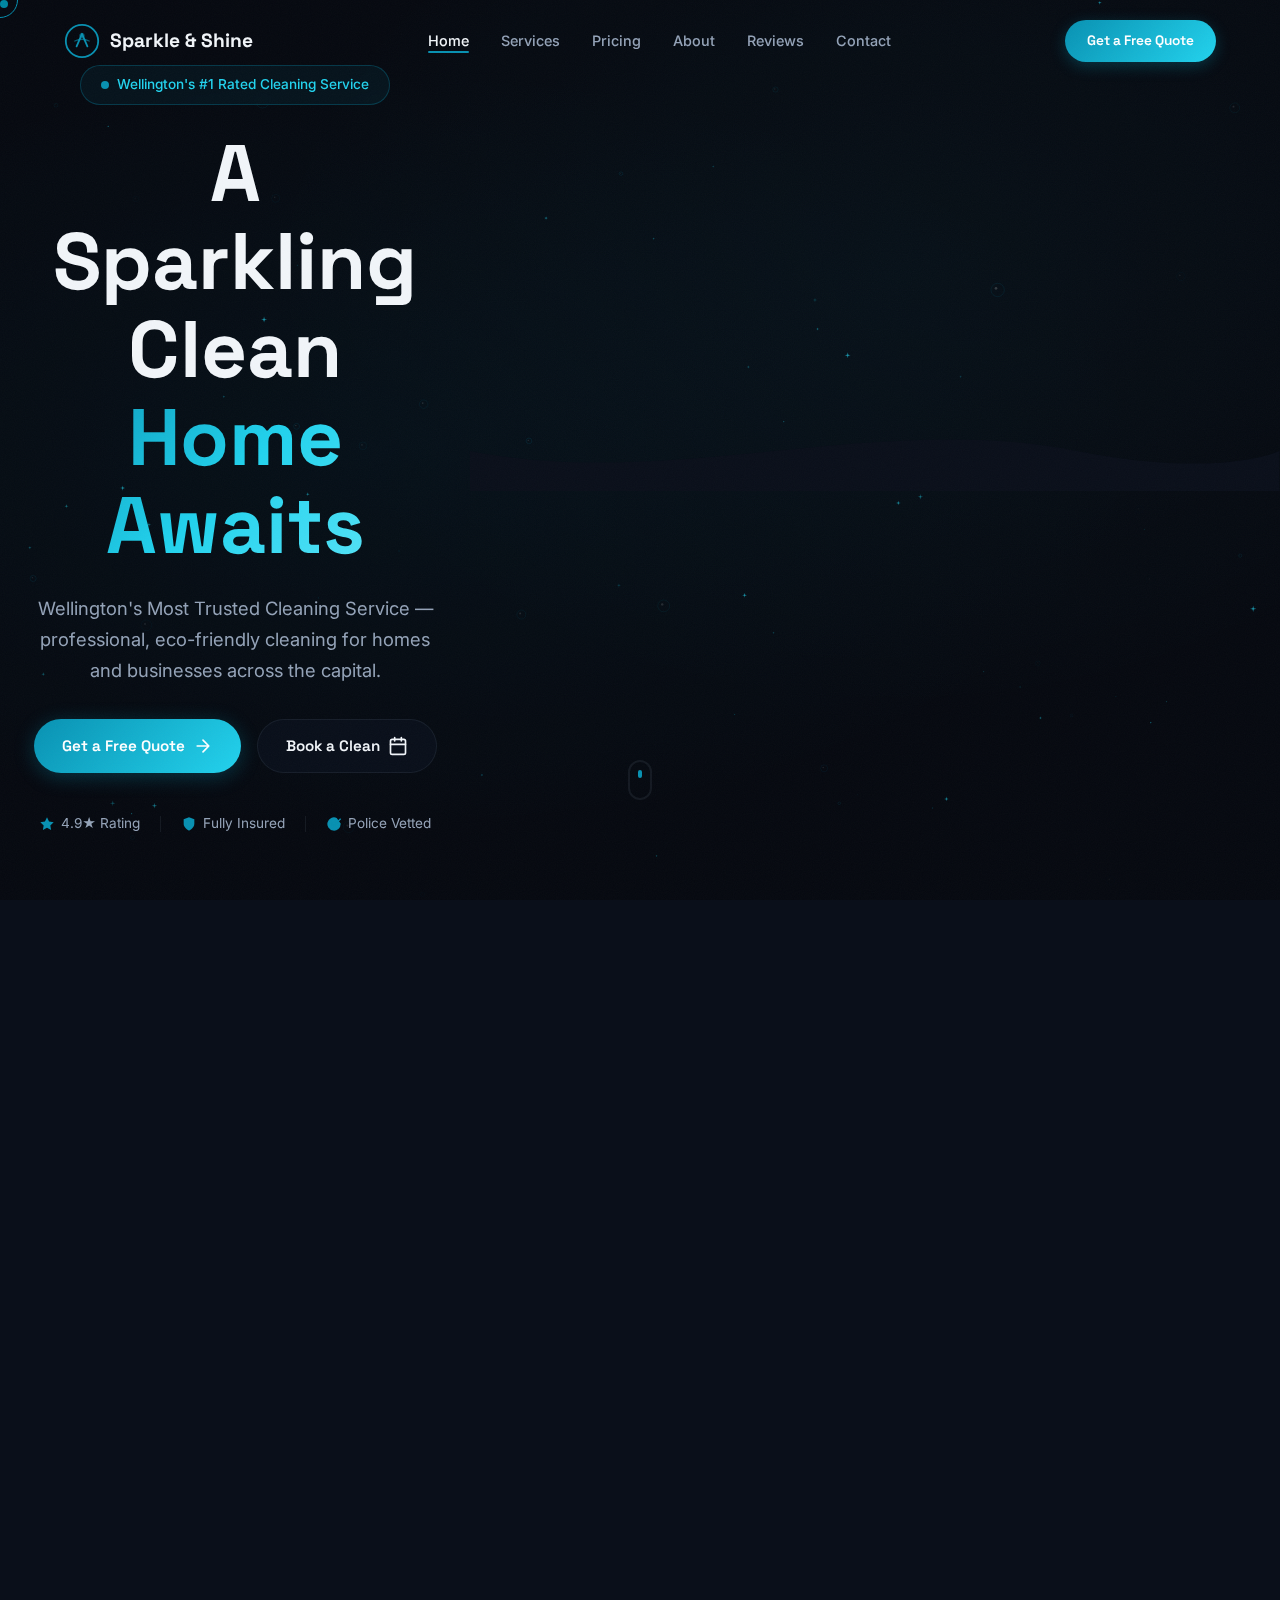
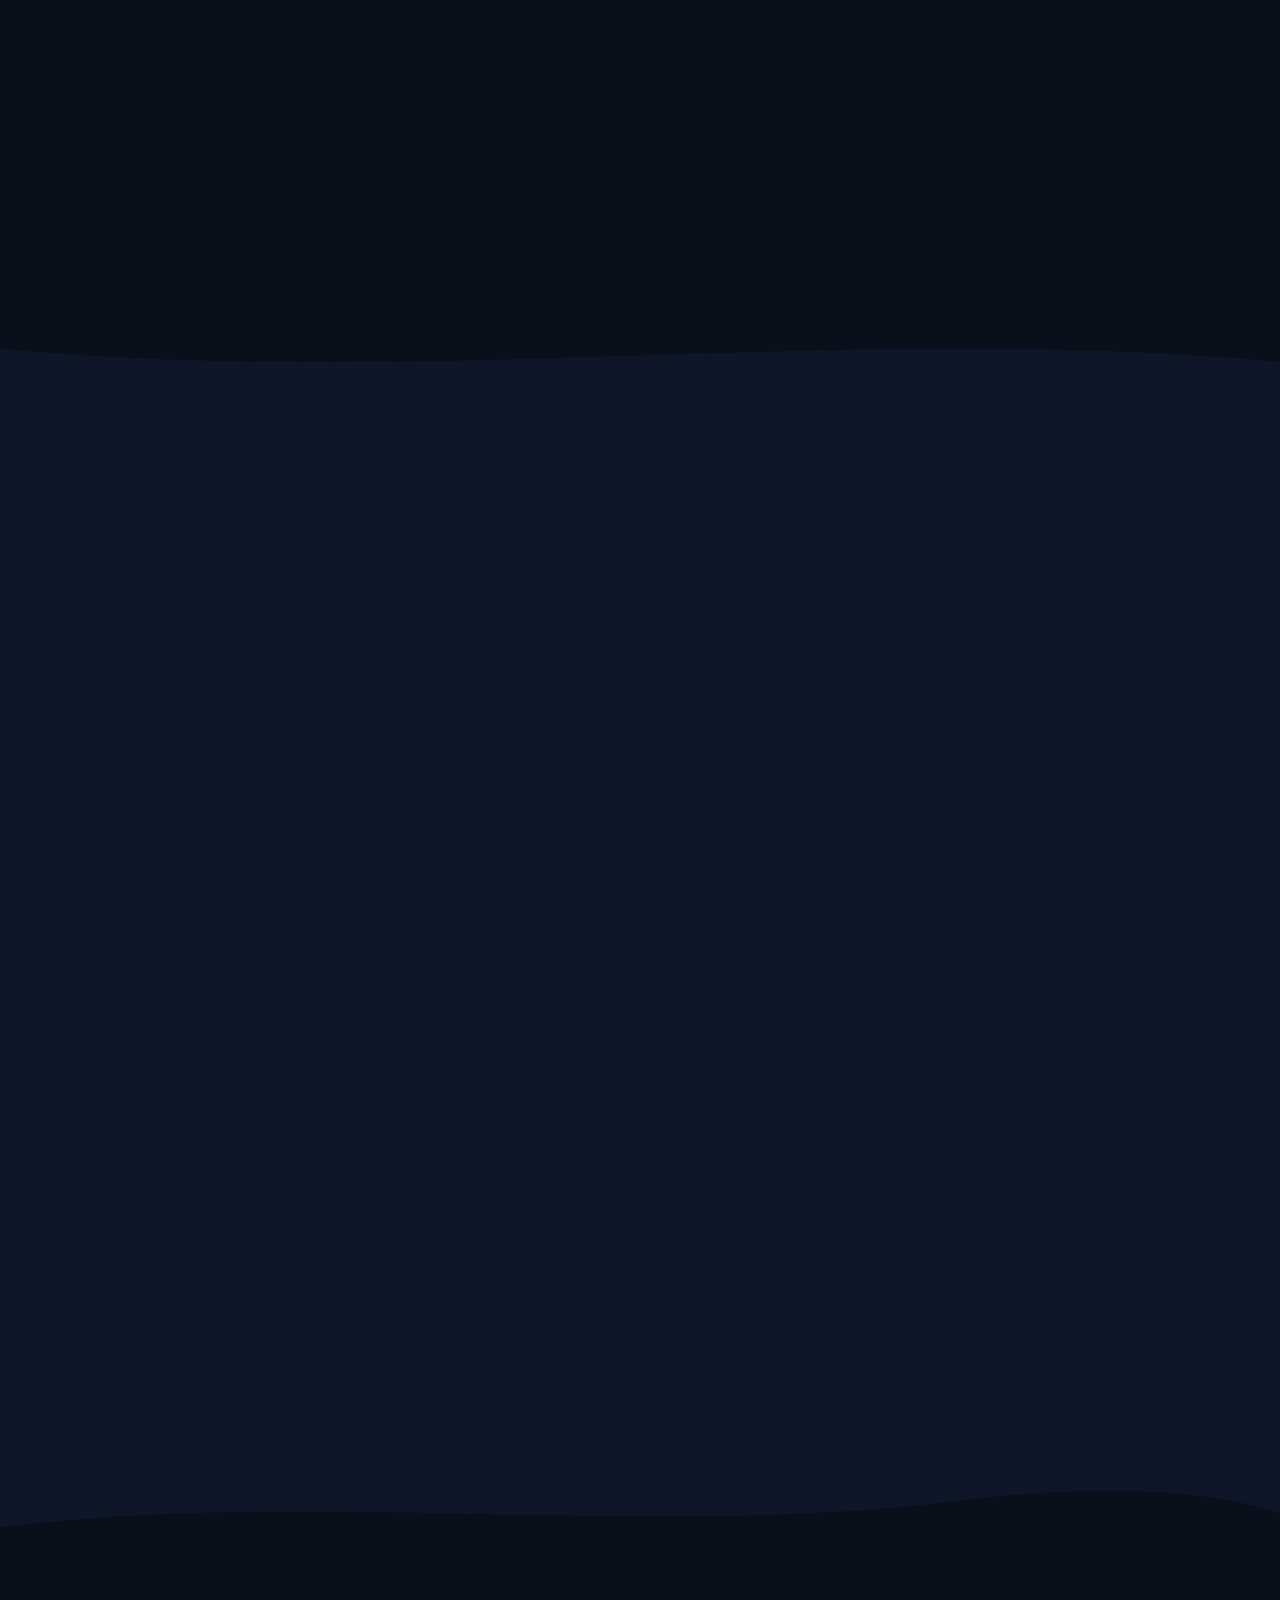
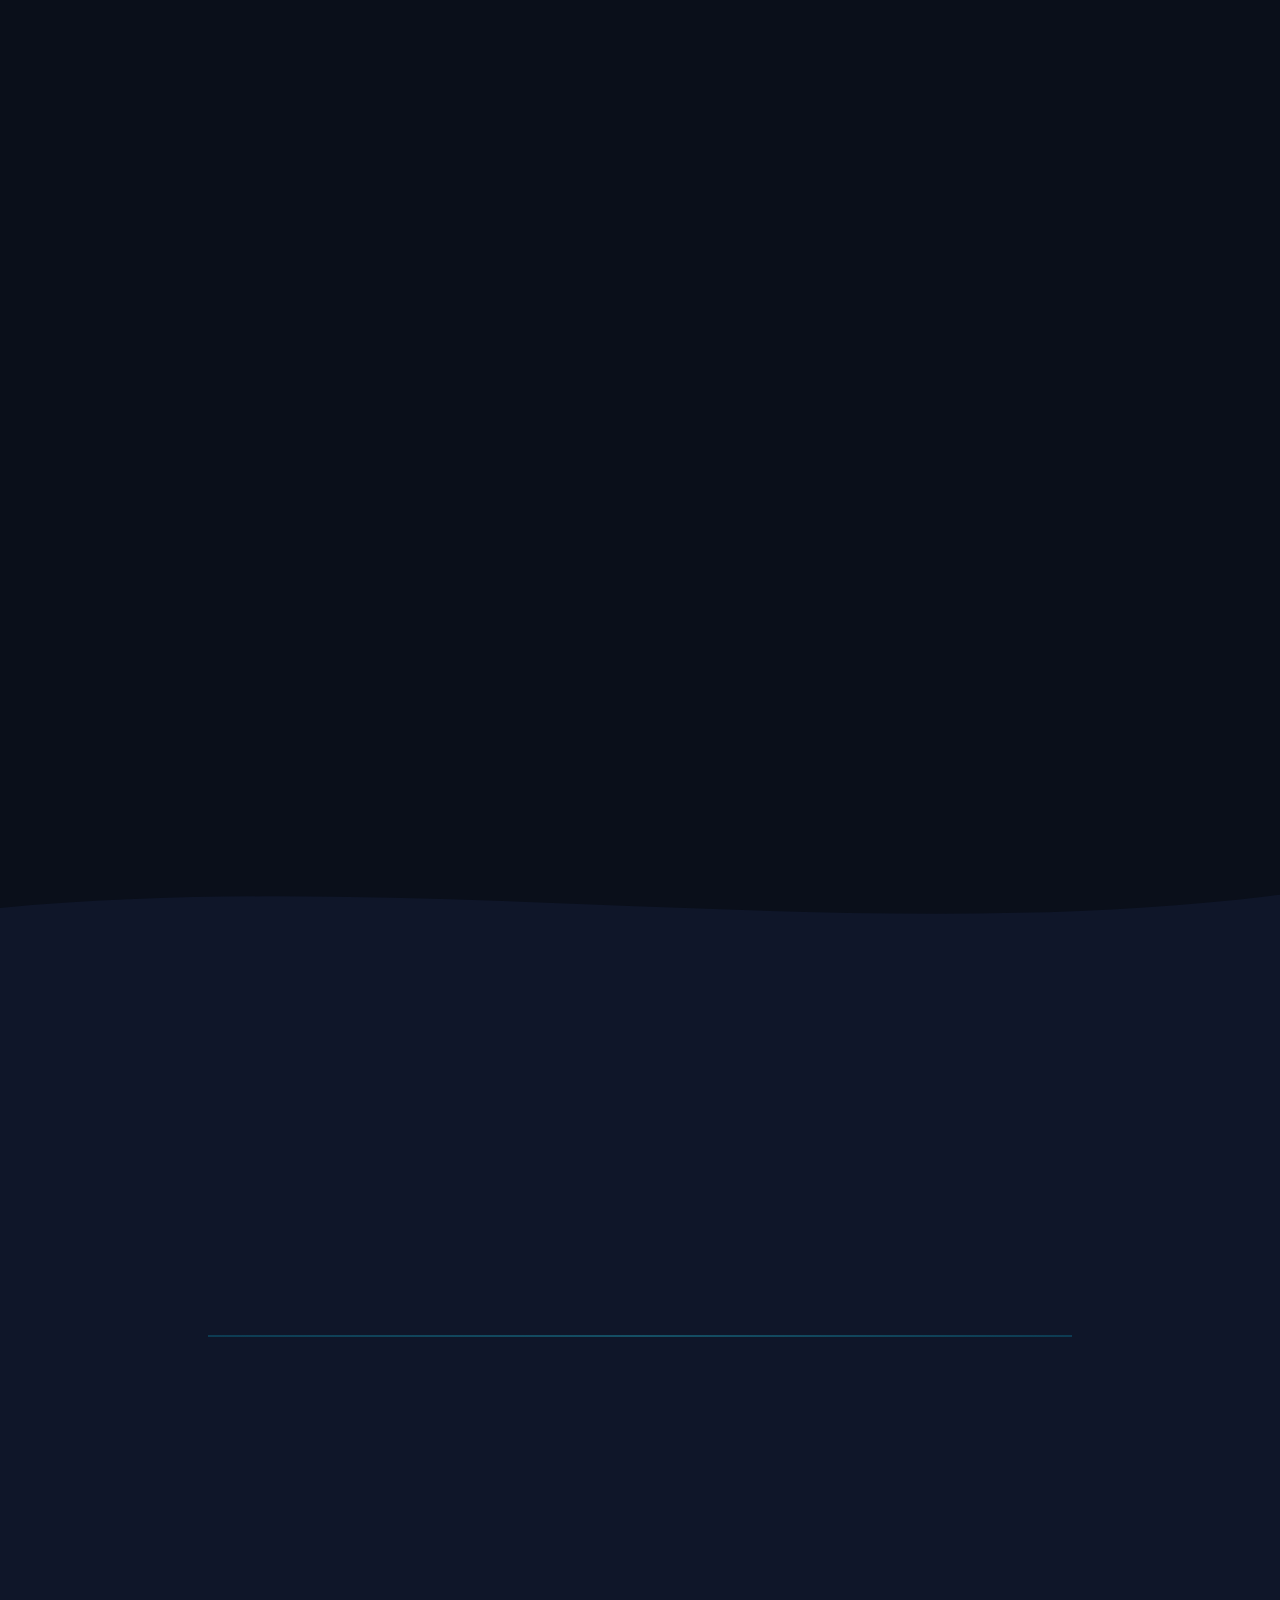
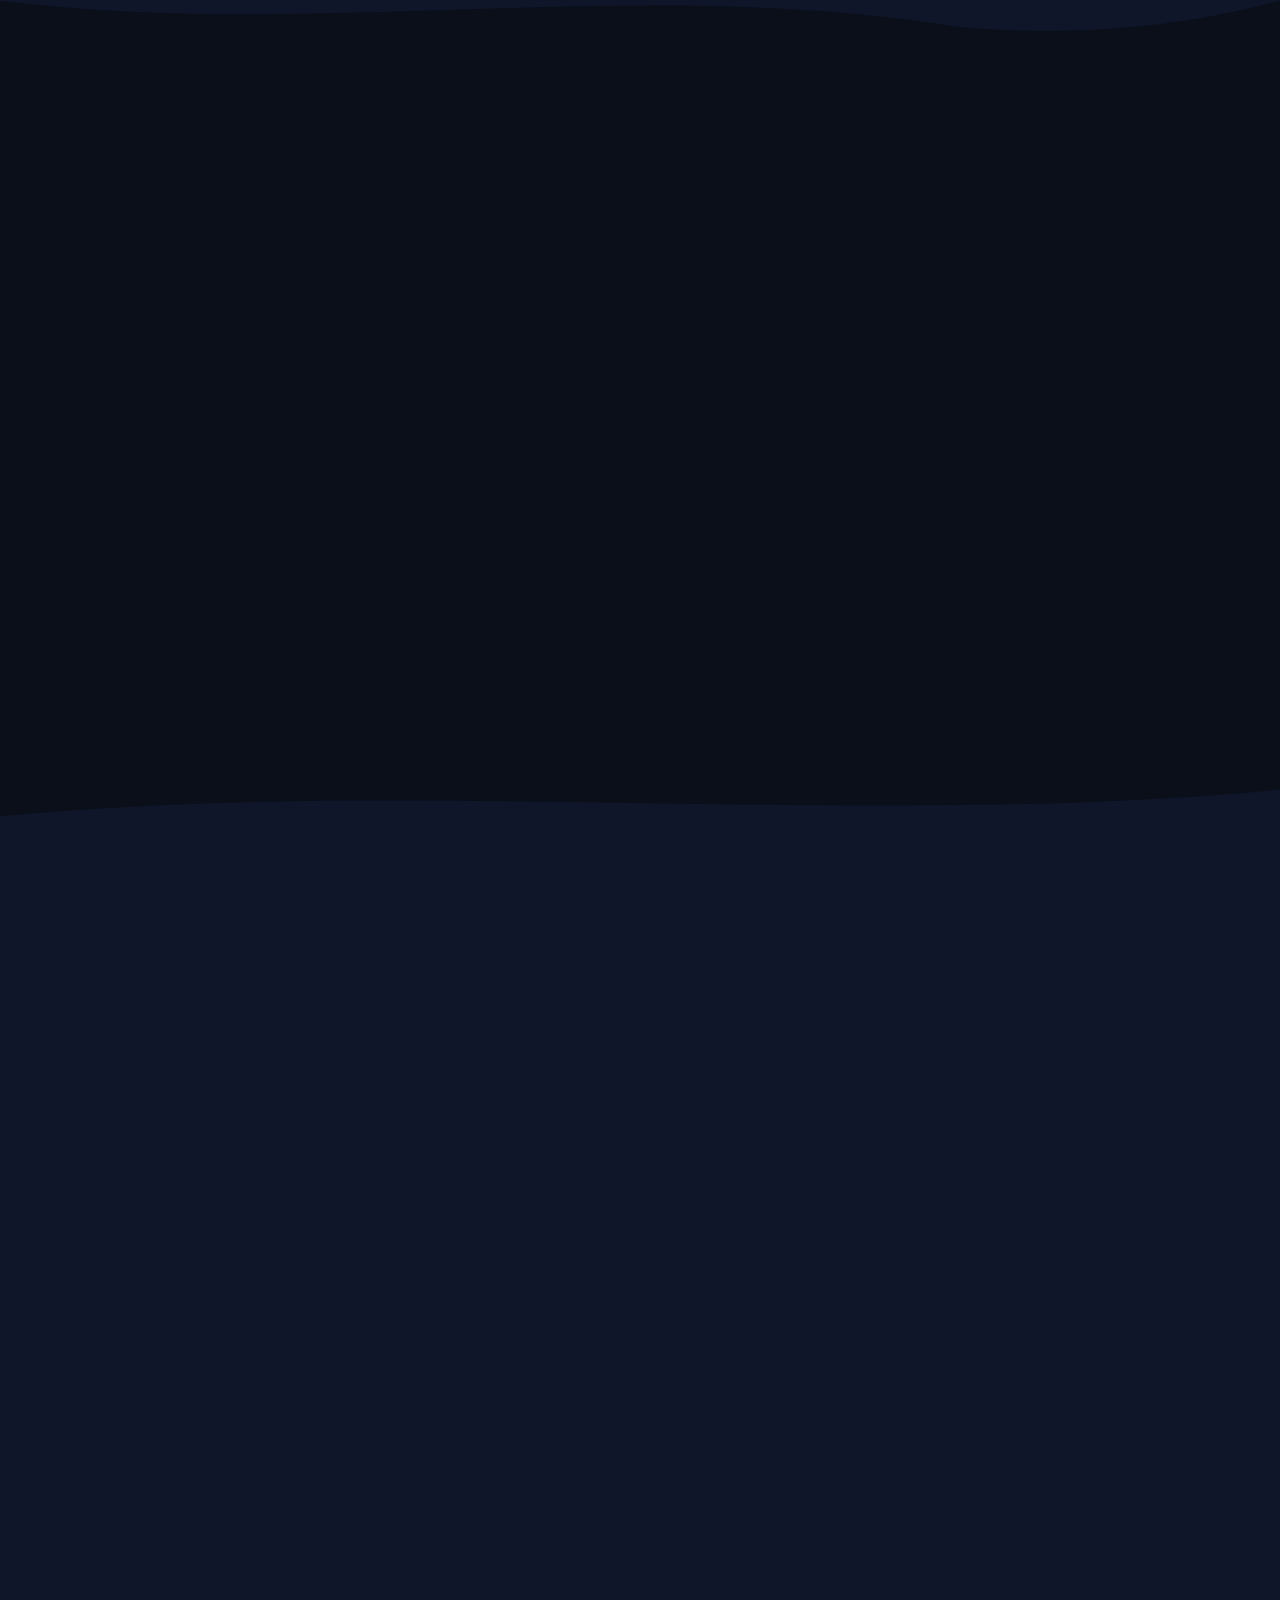
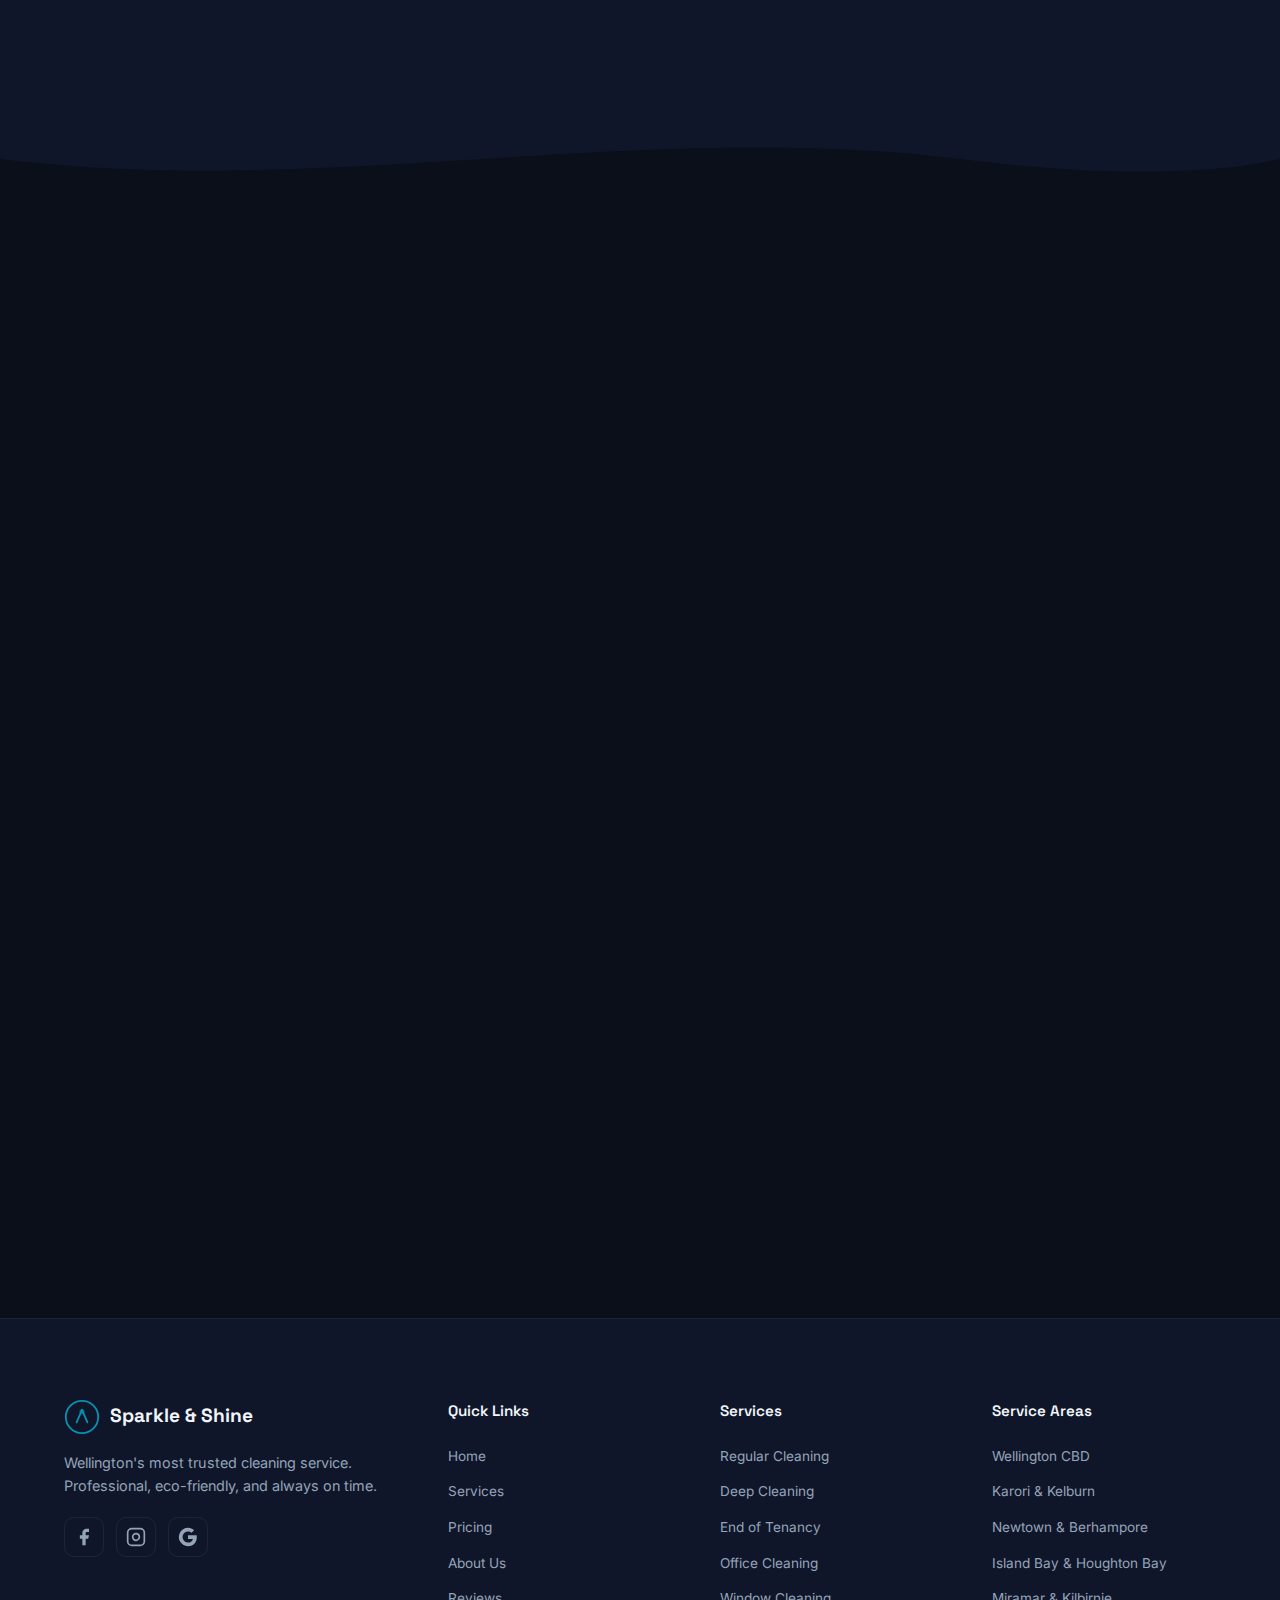
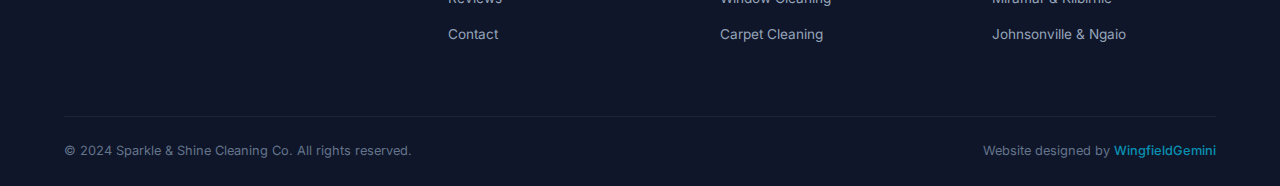
<file: index.html>
<!DOCTYPE html>
<html lang="en">
<head>
    <meta charset="UTF-8">
    <meta name="viewport" content="width=device-width, initial-scale=1.0">
    <title>Sparkle & Shine Cleaning Co. — Wellington's Most Trusted Cleaning Service</title>
    <meta name="description" content="Professional home and commercial cleaning services in Wellington, NZ. Regular cleaning, deep cleaning, end of tenancy, and more. Get a free quote today!">
    <link rel="preconnect" href="https://fonts.googleapis.com">
    <link rel="preconnect" href="https://fonts.gstatic.com" crossorigin>
    <link href="https://fonts.googleapis.com/css2?family=Inter:wght@300;400;500;600;700&family=Space+Grotesk:wght@400;500;600;700&display=swap" rel="stylesheet">
    <link rel="stylesheet" href="styles.css">
</head>
<body>
    <!-- Custom Cursor -->
    <div class="cursor" id="cursor"></div>
    <div class="cursor-follower" id="cursorFollower"></div>

    <!-- Grain Overlay -->
    <div class="grain-overlay"></div>

    <!-- ========== NAVIGATION ========== -->
    <nav class="navbar" id="navbar">
        <div class="nav-container">
            <a href="#home" class="nav-logo">
                <div class="logo-icon">
                    <svg viewBox="0 0 40 40" fill="none" xmlns="http://www.w3.org/2000/svg">
                        <circle cx="20" cy="20" r="18" stroke="#0891B2" stroke-width="2"/>
                        <path d="M14 26L20 12L26 26" stroke="#0891B2" stroke-width="2" stroke-linecap="round" stroke-linejoin="round"/>
                        <circle cx="20" cy="14" r="3" fill="#0891B2" opacity="0.5"/>
                        <path d="M12 20C12 20 16 18 20 18C24 18 28 20 28 20" stroke="#0891B2" stroke-width="1.5" stroke-linecap="round" opacity="0.6"/>
                    </svg>
                </div>
                <span class="logo-text">Sparkle & Shine</span>
            </a>
            <ul class="nav-menu" id="navMenu">
                <li><a href="#home" class="nav-link active">Home</a></li>
                <li><a href="#services" class="nav-link">Services</a></li>
                <li><a href="#pricing" class="nav-link">Pricing</a></li>
                <li><a href="#about" class="nav-link">About</a></li>
                <li><a href="#reviews" class="nav-link">Reviews</a></li>
                <li><a href="#contact" class="nav-link">Contact</a></li>
            </ul>
            <a href="#contact" class="nav-cta">Get a Free Quote</a>
            <button class="hamburger" id="hamburger" aria-label="Toggle menu">
                <span></span>
                <span></span>
                <span></span>
            </button>
        </div>
    </nav>

    <!-- ========== HERO ========== -->
    <section class="hero" id="home">
        <canvas class="hero-canvas" id="heroCanvas"></canvas>
        <div class="hero-content">
            <div class="hero-badge reveal">
                <span class="badge-dot"></span>
                Wellington's #1 Rated Cleaning Service
            </div>
            <h1 class="hero-title">
                <span class="title-line reveal">A Sparkling Clean</span>
                <span class="title-line reveal gradient-text">Home Awaits</span>
            </h1>
            <p class="hero-subtitle reveal">Wellington's Most Trusted Cleaning Service — professional, eco-friendly cleaning for homes and businesses across the capital.</p>
            <div class="hero-ctas reveal">
                <a href="#contact" class="btn btn-primary">
                    <span>Get a Free Quote</span>
                    <svg width="20" height="20" viewBox="0 0 24 24" fill="none" stroke="currentColor" stroke-width="2" stroke-linecap="round" stroke-linejoin="round"><path d="M5 12h14M12 5l7 7-7 7"/></svg>
                </a>
                <a href="#pricing" class="btn btn-secondary">
                    <span>Book a Clean</span>
                    <svg width="20" height="20" viewBox="0 0 24 24" fill="none" stroke="currentColor" stroke-width="2" stroke-linecap="round" stroke-linejoin="round"><rect x="3" y="4" width="18" height="18" rx="2" ry="2"/><line x1="16" y1="2" x2="16" y2="6"/><line x1="8" y1="2" x2="8" y2="6"/><line x1="3" y1="10" x2="21" y2="10"/></svg>
                </a>
            </div>
            <div class="hero-trust reveal">
                <div class="trust-item">
                    <svg width="16" height="16" viewBox="0 0 24 24" fill="#0891B2"><path d="M12 2l3.09 6.26L22 9.27l-5 4.87 1.18 6.88L12 17.77l-6.18 3.25L7 14.14 2 9.27l6.91-1.01L12 2z"/></svg>
                    <span>4.9★ Rating</span>
                </div>
                <div class="trust-divider"></div>
                <div class="trust-item">
                    <svg width="16" height="16" viewBox="0 0 24 24" fill="#0891B2"><path d="M12 22s8-4 8-10V5l-8-3-8 3v7c0 6 8 10 8 10z"/></svg>
                    <span>Fully Insured</span>
                </div>
                <div class="trust-divider"></div>
                <div class="trust-item">
                    <svg width="16" height="16" viewBox="0 0 24 24" fill="#0891B2"><path d="M22 11.08V12a10 10 0 1 1-5.93-9.14"/><polyline points="22 4 12 14.01 9 11.01" fill="none" stroke="#0891B2" stroke-width="2"/></svg>
                    <span>Police Vetted</span>
                </div>
            </div>
        </div>
        <div class="hero-scroll">
            <div class="scroll-indicator">
                <div class="scroll-dot"></div>
            </div>
        </div>
        <!-- Section Divider -->
        <div class="section-divider">
            <svg viewBox="0 0 1440 120" preserveAspectRatio="none">
                <path d="M0,60 C360,120 720,0 1080,60 C1260,90 1380,80 1440,60 L1440,120 L0,120 Z" fill="var(--bg-primary)"/>
            </svg>
        </div>
    </section>

    <!-- ========== SERVICES ========== -->
    <section class="services" id="services">
        <div class="container">
            <div class="section-header">
                <span class="section-tag reveal">What We Do</span>
                <h2 class="section-title reveal">Our <span class="gradient-text">Cleaning Services</span></h2>
                <p class="section-desc reveal">From regular home cleans to deep commercial sanitisation — we've got Wellington covered.</p>
            </div>
            <div class="services-grid">
                <!-- Service Card 1 -->
                <div class="service-card reveal">
                    <div class="service-icon">
                        <svg viewBox="0 0 48 48" fill="none" stroke="#0891B2" stroke-width="2" stroke-linecap="round" stroke-linejoin="round">
                            <path d="M8 40V20L24 8L40 20V40H28V30H20V40H8Z"/>
                            <circle cx="24" cy="22" r="3"/>
                        </svg>
                    </div>
                    <h3>Regular Home Cleaning</h3>
                    <p>Consistent, thorough cleaning to keep your home fresh and welcoming every week.</p>
                    <span class="service-price">From $90</span>
                </div>
                <!-- Service Card 2 -->
                <div class="service-card reveal">
                    <div class="service-icon">
                        <svg viewBox="0 0 48 48" fill="none" stroke="#0891B2" stroke-width="2" stroke-linecap="round" stroke-linejoin="round">
                            <circle cx="24" cy="24" r="16"/>
                            <path d="M24 16V24L30 28"/>
                            <path d="M16 8L12 4M32 8L36 4"/>
                            <circle cx="24" cy="24" r="2" fill="#0891B2"/>
                        </svg>
                    </div>
                    <h3>Deep Cleaning</h3>
                    <p>Intensive, top-to-bottom deep clean for those times your home needs extra love.</p>
                    <span class="service-price">From $250</span>
                </div>
                <!-- Service Card 3 -->
                <div class="service-card reveal">
                    <div class="service-icon">
                        <svg viewBox="0 0 48 48" fill="none" stroke="#0891B2" stroke-width="2" stroke-linecap="round" stroke-linejoin="round">
                            <rect x="6" y="14" width="36" height="26" rx="2"/>
                            <path d="M6 22H42"/>
                            <path d="M16 8V14M32 8V14"/>
                            <path d="M18 30L22 34L30 26"/>
                        </svg>
                    </div>
                    <h3>Move In / Move Out</h3>
                    <p>Starting fresh or leaving spotless — we make moving stress-free.</p>
                    <span class="service-price">From $300</span>
                </div>
                <!-- Service Card 4 -->
                <div class="service-card reveal">
                    <div class="service-icon">
                        <svg viewBox="0 0 48 48" fill="none" stroke="#0891B2" stroke-width="2" stroke-linecap="round" stroke-linejoin="round">
                            <rect x="4" y="12" width="40" height="28" rx="2"/>
                            <path d="M4 20H44"/>
                            <path d="M16 6V12M32 6V12"/>
                            <path d="M14 28H20M28 28H34M14 34H20"/>
                        </svg>
                    </div>
                    <h3>Office & Commercial</h3>
                    <p>Professional cleaning for workplaces — keep your team healthy and productive.</p>
                    <span class="service-price">From $150</span>
                </div>
                <!-- Service Card 5 -->
                <div class="service-card reveal">
                    <div class="service-icon">
                        <svg viewBox="0 0 48 48" fill="none" stroke="#0891B2" stroke-width="2" stroke-linecap="round" stroke-linejoin="round">
                            <path d="M12 40V24L24 14L36 24V40"/>
                            <path d="M4 40H44"/>
                            <path d="M20 40V32H28V40"/>
                            <path d="M18 18L14 14M30 18L34 14"/>
                            <circle cx="38" cy="10" r="4" fill="#0891B2" opacity="0.3"/>
                        </svg>
                    </div>
                    <h3>End of Tenancy</h3>
                    <p>Get your full bond back with our meticulous end-of-tenancy clean — guaranteed.</p>
                    <span class="service-price">From $350</span>
                </div>
                <!-- Service Card 6 -->
                <div class="service-card reveal">
                    <div class="service-icon">
                        <svg viewBox="0 0 48 48" fill="none" stroke="#0891B2" stroke-width="2" stroke-linecap="round" stroke-linejoin="round">
                            <circle cx="24" cy="24" r="10"/>
                            <path d="M24 4V10M24 38V44M4 24H10M38 24H44"/>
                            <path d="M10 10L14 14M34 34L38 38M38 10L34 14M14 34L10 38"/>
                        </svg>
                    </div>
                    <h3>Spring Cleaning</h3>
                    <p>Seasonal refresh for your entire home — out with the old, in with the sparkle.</p>
                    <span class="service-price">From $280</span>
                </div>
                <!-- Service Card 7 -->
                <div class="service-card reveal">
                    <div class="service-icon">
                        <svg viewBox="0 0 48 48" fill="none" stroke="#0891B2" stroke-width="2" stroke-linecap="round" stroke-linejoin="round">
                            <rect x="8" y="6" width="32" height="36" rx="2"/>
                            <line x1="16" y1="6" x2="16" y2="42"/>
                            <line x1="32" y1="6" x2="32" y2="42"/>
                            <line x1="8" y1="18" x2="40" y2="18"/>
                            <line x1="8" y1="30" x2="40" y2="30"/>
                        </svg>
                    </div>
                    <h3>Window Cleaning</h3>
                    <p>Crystal-clear windows inside and out — let the Wellington sunshine in.</p>
                    <span class="service-price">From $120</span>
                </div>
                <!-- Service Card 8 -->
                <div class="service-card reveal">
                    <div class="service-icon">
                        <svg viewBox="0 0 48 48" fill="none" stroke="#0891B2" stroke-width="2" stroke-linecap="round" stroke-linejoin="round">
                            <rect x="4" y="28" width="40" height="12" rx="3"/>
                            <path d="M8 28V20C8 16 12 12 24 12C36 12 40 16 40 20V28"/>
                            <path d="M18 12C18 8 20 6 24 6C28 6 30 8 30 12"/>
                            <line x1="16" y1="34" x2="32" y2="34"/>
                        </svg>
                    </div>
                    <h3>Carpet & Upholstery</h3>
                    <p>Professional steam cleaning to revitalise your carpets, sofas, and soft furnishings.</p>
                    <span class="service-price">From $180</span>
                </div>
            </div>
        </div>
        <!-- Section Divider -->
        <div class="section-divider">
            <svg viewBox="0 0 1440 120" preserveAspectRatio="none">
                <path d="M0,40 C480,100 960,0 1440,60 L1440,120 L0,120 Z" fill="var(--bg-secondary)"/>
            </svg>
        </div>
    </section>

    <!-- ========== PRICING ========== -->
    <section class="pricing" id="pricing">
        <div class="container">
            <div class="section-header">
                <span class="section-tag reveal">Simple Pricing</span>
                <h2 class="section-title reveal">Choose Your <span class="gradient-text">Clean</span></h2>
                <p class="section-desc reveal">Transparent pricing, no hidden fees. All packages include eco-friendly products and police-vetted cleaners.</p>
            </div>
            <div class="pricing-frequency reveal">
                <span>Save with regular cleans:</span>
                <div class="frequency-badges">
                    <span class="freq-badge">Weekly <strong>-15%</strong></span>
                    <span class="freq-badge">Fortnightly <strong>-10%</strong></span>
                    <span class="freq-badge">Monthly <strong>-5%</strong></span>
                </div>
            </div>
            <div class="pricing-grid">
                <!-- Essential -->
                <div class="pricing-card reveal">
                    <div class="pricing-header">
                        <h3>Essential</h3>
                        <p class="pricing-desc">Perfect for smaller homes needing a regular clean</p>
                    </div>
                    <div class="pricing-amount">
                        <span class="currency">$</span>
                        <span class="price">120</span>
                        <span class="period">/visit</span>
                    </div>
                    <ul class="pricing-features">
                        <li><svg width="16" height="16" viewBox="0 0 24 24" fill="none" stroke="#0891B2" stroke-width="3" stroke-linecap="round" stroke-linejoin="round"><polyline points="20 6 9 17 4 12"/></svg>2-bedroom home</li>
                        <li><svg width="16" height="16" viewBox="0 0 24 24" fill="none" stroke="#0891B2" stroke-width="3" stroke-linecap="round" stroke-linejoin="round"><polyline points="20 6 9 17 4 12"/></svg>Kitchen clean</li>
                        <li><svg width="16" height="16" viewBox="0 0 24 24" fill="none" stroke="#0891B2" stroke-width="3" stroke-linecap="round" stroke-linejoin="round"><polyline points="20 6 9 17 4 12"/></svg>Bathroom clean</li>
                        <li><svg width="16" height="16" viewBox="0 0 24 24" fill="none" stroke="#0891B2" stroke-width="3" stroke-linecap="round" stroke-linejoin="round"><polyline points="20 6 9 17 4 12"/></svg>Vacuum & mop all floors</li>
                        <li><svg width="16" height="16" viewBox="0 0 24 24" fill="none" stroke="#0891B2" stroke-width="3" stroke-linecap="round" stroke-linejoin="round"><polyline points="20 6 9 17 4 12"/></svg>Dusting all surfaces</li>
                        <li><svg width="16" height="16" viewBox="0 0 24 24" fill="none" stroke="#0891B2" stroke-width="3" stroke-linecap="round" stroke-linejoin="round"><polyline points="20 6 9 17 4 12"/></svg>Eco-friendly products</li>
                    </ul>
                    <a href="#contact" class="btn btn-outline">Get Started</a>
                </div>
                <!-- Premium -->
                <div class="pricing-card featured reveal">
                    <div class="popular-badge">Most Popular</div>
                    <div class="pricing-header">
                        <h3>Premium</h3>
                        <p class="pricing-desc">Our most popular package for family homes</p>
                    </div>
                    <div class="pricing-amount">
                        <span class="currency">$</span>
                        <span class="price">180</span>
                        <span class="period">/visit</span>
                    </div>
                    <ul class="pricing-features">
                        <li><svg width="16" height="16" viewBox="0 0 24 24" fill="none" stroke="#0891B2" stroke-width="3" stroke-linecap="round" stroke-linejoin="round"><polyline points="20 6 9 17 4 12"/></svg>3-bedroom home</li>
                        <li><svg width="16" height="16" viewBox="0 0 24 24" fill="none" stroke="#0891B2" stroke-width="3" stroke-linecap="round" stroke-linejoin="round"><polyline points="20 6 9 17 4 12"/></svg>Everything in Essential</li>
                        <li><svg width="16" height="16" viewBox="0 0 24 24" fill="none" stroke="#0891B2" stroke-width="3" stroke-linecap="round" stroke-linejoin="round"><polyline points="20 6 9 17 4 12"/></svg>Inside oven clean</li>
                        <li><svg width="16" height="16" viewBox="0 0 24 24" fill="none" stroke="#0891B2" stroke-width="3" stroke-linecap="round" stroke-linejoin="round"><polyline points="20 6 9 17 4 12"/></svg>Inside fridge clean</li>
                        <li><svg width="16" height="16" viewBox="0 0 24 24" fill="none" stroke="#0891B2" stroke-width="3" stroke-linecap="round" stroke-linejoin="round"><polyline points="20 6 9 17 4 12"/></svg>Interior window wipe</li>
                        <li><svg width="16" height="16" viewBox="0 0 24 24" fill="none" stroke="#0891B2" stroke-width="3" stroke-linecap="round" stroke-linejoin="round"><polyline points="20 6 9 17 4 12"/></svg>Eco-friendly products</li>
                    </ul>
                    <a href="#contact" class="btn btn-primary">Get Started</a>
                </div>
                <!-- Complete -->
                <div class="pricing-card reveal">
                    <div class="pricing-header">
                        <h3>Complete</h3>
                        <p class="pricing-desc">The ultimate clean for larger homes</p>
                    </div>
                    <div class="pricing-amount">
                        <span class="currency">$</span>
                        <span class="price">250</span>
                        <span class="period">/visit</span>
                    </div>
                    <ul class="pricing-features">
                        <li><svg width="16" height="16" viewBox="0 0 24 24" fill="none" stroke="#0891B2" stroke-width="3" stroke-linecap="round" stroke-linejoin="round"><polyline points="20 6 9 17 4 12"/></svg>4+ bedroom home</li>
                        <li><svg width="16" height="16" viewBox="0 0 24 24" fill="none" stroke="#0891B2" stroke-width="3" stroke-linecap="round" stroke-linejoin="round"><polyline points="20 6 9 17 4 12"/></svg>Everything in Premium</li>
                        <li><svg width="16" height="16" viewBox="0 0 24 24" fill="none" stroke="#0891B2" stroke-width="3" stroke-linecap="round" stroke-linejoin="round"><polyline points="20 6 9 17 4 12"/></svg>Deep clean all rooms</li>
                        <li><svg width="16" height="16" viewBox="0 0 24 24" fill="none" stroke="#0891B2" stroke-width="3" stroke-linecap="round" stroke-linejoin="round"><polyline points="20 6 9 17 4 12"/></svg>Carpet steam clean</li>
                        <li><svg width="16" height="16" viewBox="0 0 24 24" fill="none" stroke="#0891B2" stroke-width="3" stroke-linecap="round" stroke-linejoin="round"><polyline points="20 6 9 17 4 12"/></svg>Laundry wash & fold</li>
                        <li><svg width="16" height="16" viewBox="0 0 24 24" fill="none" stroke="#0891B2" stroke-width="3" stroke-linecap="round" stroke-linejoin="round"><polyline points="20 6 9 17 4 12"/></svg>Eco-friendly products</li>
                    </ul>
                    <a href="#contact" class="btn btn-outline">Get Started</a>
                </div>
            </div>
        </div>
        <div class="section-divider">
            <svg viewBox="0 0 1440 120" preserveAspectRatio="none">
                <path d="M0,80 C360,20 720,100 1080,40 C1260,10 1380,30 1440,60 L1440,120 L0,120 Z" fill="var(--bg-primary)"/>
            </svg>
        </div>
    </section>

    <!-- ========== WHY CHOOSE US ========== -->
    <section class="trust" id="about">
        <div class="container">
            <div class="section-header">
                <span class="section-tag reveal">Why Us</span>
                <h2 class="section-title reveal">Why Wellington <span class="gradient-text">Trusts Us</span></h2>
                <p class="section-desc reveal">Over a decade of delivering sparkling results across the capital.</p>
            </div>
            <div class="stats-grid">
                <div class="stat-card reveal">
                    <div class="stat-number" data-target="10">0</div>
                    <div class="stat-suffix">+ Years</div>
                    <div class="stat-label">Serving Wellington</div>
                </div>
                <div class="stat-card reveal">
                    <div class="stat-number" data-target="2500">0</div>
                    <div class="stat-suffix">+</div>
                    <div class="stat-label">Happy Homes</div>
                </div>
                <div class="stat-card reveal">
                    <div class="stat-number" data-target="4.9" data-decimal="true">0</div>
                    <div class="stat-suffix">★</div>
                    <div class="stat-label">Average Rating</div>
                </div>
                <div class="stat-card reveal">
                    <div class="stat-number" data-target="100">0</div>
                    <div class="stat-suffix">%</div>
                    <div class="stat-label">Satisfaction Guarantee</div>
                </div>
            </div>
            <div class="trust-badges">
                <div class="trust-badge reveal">
                    <div class="badge-icon">
                        <svg viewBox="0 0 48 48" fill="none" stroke="#0891B2" stroke-width="2"><path d="M24 4L30 16H42L32 24L36 38L24 30L12 38L16 24L6 16H18L24 4Z"/></svg>
                    </div>
                    <h4>Fully Insured</h4>
                    <p>Complete peace of mind with comprehensive liability insurance.</p>
                </div>
                <div class="trust-badge reveal">
                    <div class="badge-icon">
                        <svg viewBox="0 0 48 48" fill="none" stroke="#0891B2" stroke-width="2"><path d="M24 4C14 4 6 12 6 22C6 34 24 44 24 44C24 44 42 34 42 22C42 12 34 4 24 4Z"/><path d="M18 22L22 26L30 18"/></svg>
                    </div>
                    <h4>Police Vetted</h4>
                    <p>Every team member passes thorough NZ Police vetting checks.</p>
                </div>
                <div class="trust-badge reveal">
                    <div class="badge-icon">
                        <svg viewBox="0 0 48 48" fill="none" stroke="#0891B2" stroke-width="2"><circle cx="24" cy="24" r="18"/><path d="M24 12V24H34"/><path d="M16 34L20 30M28 34L32 30"/></svg>
                    </div>
                    <h4>Bonded & Reliable</h4>
                    <p>Bonded staff you can trust in your home — every single time.</p>
                </div>
                <div class="trust-badge reveal">
                    <div class="badge-icon">
                        <svg viewBox="0 0 48 48" fill="none" stroke="#0891B2" stroke-width="2"><path d="M24 6C24 6 8 14 8 24C8 34 16 42 24 42C32 42 40 34 40 24C40 14 24 6 24 6Z"/><path d="M18 24C20 28 28 28 30 24"/><path d="M24 18V22"/></svg>
                    </div>
                    <h4>Eco-Friendly</h4>
                    <p>We use only natural, non-toxic cleaning products — safe for your whānau and the planet.</p>
                </div>
            </div>
        </div>
        <div class="section-divider">
            <svg viewBox="0 0 1440 120" preserveAspectRatio="none">
                <path d="M0,60 C480,0 960,120 1440,40 L1440,120 L0,120 Z" fill="var(--bg-secondary)"/>
            </svg>
        </div>
    </section>

    <!-- ========== HOW IT WORKS ========== -->
    <section class="process">
        <div class="container">
            <div class="section-header">
                <span class="section-tag reveal">Easy as 1-2-3-4</span>
                <h2 class="section-title reveal">How It <span class="gradient-text">Works</span></h2>
                <p class="section-desc reveal">Getting your home cleaned has never been simpler.</p>
            </div>
            <div class="process-steps">
                <div class="process-line"></div>
                <div class="process-step reveal">
                    <div class="step-number">01</div>
                    <div class="step-icon">
                        <svg viewBox="0 0 48 48" fill="none" stroke="#0891B2" stroke-width="2" stroke-linecap="round"><path d="M8 8H40V40H8Z"/><path d="M14 18H34M14 24H28M14 30H32"/></svg>
                    </div>
                    <h3>Get a Quote</h3>
                    <p>Tell us about your space and we'll give you a transparent price — no surprises.</p>
                </div>
                <div class="process-step reveal">
                    <div class="step-number">02</div>
                    <div class="step-icon">
                        <svg viewBox="0 0 48 48" fill="none" stroke="#0891B2" stroke-width="2" stroke-linecap="round"><rect x="8" y="8" width="32" height="32" rx="4"/><path d="M8 18H40"/><path d="M18 8V18M30 8V18"/><circle cx="24" cy="30" r="4"/></svg>
                    </div>
                    <h3>Book Your Clean</h3>
                    <p>Pick a date and time that works for you — we're flexible around your schedule.</p>
                </div>
                <div class="process-step reveal">
                    <div class="step-number">03</div>
                    <div class="step-icon">
                        <svg viewBox="0 0 48 48" fill="none" stroke="#0891B2" stroke-width="2" stroke-linecap="round"><circle cx="24" cy="20" r="8"/><path d="M10 42C10 34 16 28 24 28C32 28 38 34 38 42"/><path d="M30 18L34 14"/><path d="M36 20L40 18"/></svg>
                    </div>
                    <h3>We Clean</h3>
                    <p>Our team arrives on time, every time — professional, friendly, and thorough.</p>
                </div>
                <div class="process-step reveal">
                    <div class="step-number">04</div>
                    <div class="step-icon">
                        <svg viewBox="0 0 48 48" fill="none" stroke="#0891B2" stroke-width="2" stroke-linecap="round"><path d="M24 6L28 14L38 16L30 24L32 34L24 30L16 34L18 24L10 16L20 14L24 6Z"/></svg>
                    </div>
                    <h3>You Relax</h3>
                    <p>Come home to a sparkling space — put your feet up, you've earned it.</p>
                </div>
            </div>
        </div>
        <div class="section-divider">
            <svg viewBox="0 0 1440 120" preserveAspectRatio="none">
                <path d="M0,40 C360,100 720,0 1080,80 C1260,100 1380,60 1440,40 L1440,120 L0,120 Z" fill="var(--bg-primary)"/>
            </svg>
        </div>
    </section>

    <!-- ========== BEFORE & AFTER ========== -->
    <section class="before-after">
        <div class="container">
            <div class="section-header">
                <span class="section-tag reveal">The Difference</span>
                <h2 class="section-title reveal">Before & <span class="gradient-text">After</span></h2>
                <p class="section-desc reveal">See the transformation our team delivers — every single time.</p>
            </div>
            <div class="ba-grid">
                <div class="ba-card reveal">
                    <div class="ba-comparison">
                        <div class="ba-side ba-before">
                            <div class="ba-label">Before</div>
                            <div class="ba-placeholder">
                                <svg viewBox="0 0 80 80" fill="none" stroke="rgba(255,255,255,0.2)" stroke-width="1.5"><rect x="10" y="10" width="60" height="60" rx="4"/><path d="M10 50L30 30L50 50L70 30"/><circle cx="55" cy="25" r="6"/></svg>
                            </div>
                        </div>
                        <div class="ba-side ba-after">
                            <div class="ba-label">After</div>
                            <div class="ba-placeholder sparkle">
                                <svg viewBox="0 0 80 80" fill="none" stroke="rgba(8,145,178,0.4)" stroke-width="1.5"><rect x="10" y="10" width="60" height="60" rx="4"/><path d="M10 50L30 30L50 50L70 30"/><circle cx="55" cy="25" r="6"/></svg>
                            </div>
                        </div>
                    </div>
                    <h4>Kitchen Deep Clean</h4>
                    <p>From grease-covered surfaces to sparkling countertops</p>
                </div>
                <div class="ba-card reveal">
                    <div class="ba-comparison">
                        <div class="ba-side ba-before">
                            <div class="ba-label">Before</div>
                            <div class="ba-placeholder">
                                <svg viewBox="0 0 80 80" fill="none" stroke="rgba(255,255,255,0.2)" stroke-width="1.5"><rect x="10" y="10" width="60" height="60" rx="4"/><path d="M10 50L30 30L50 50L70 30"/><circle cx="55" cy="25" r="6"/></svg>
                            </div>
                        </div>
                        <div class="ba-side ba-after">
                            <div class="ba-label">After</div>
                            <div class="ba-placeholder sparkle">
                                <svg viewBox="0 0 80 80" fill="none" stroke="rgba(8,145,178,0.4)" stroke-width="1.5"><rect x="10" y="10" width="60" height="60" rx="4"/><path d="M10 50L30 30L50 50L70 30"/><circle cx="55" cy="25" r="6"/></svg>
                            </div>
                        </div>
                    </div>
                    <h4>Bathroom Restoration</h4>
                    <p>Mould and grime gone — gleaming tiles and fixtures</p>
                </div>
                <div class="ba-card reveal">
                    <div class="ba-comparison">
                        <div class="ba-side ba-before">
                            <div class="ba-label">Before</div>
                            <div class="ba-placeholder">
                                <svg viewBox="0 0 80 80" fill="none" stroke="rgba(255,255,255,0.2)" stroke-width="1.5"><rect x="10" y="10" width="60" height="60" rx="4"/><path d="M10 50L30 30L50 50L70 30"/><circle cx="55" cy="25" r="6"/></svg>
                            </div>
                        </div>
                        <div class="ba-side ba-after">
                            <div class="ba-label">After</div>
                            <div class="ba-placeholder sparkle">
                                <svg viewBox="0 0 80 80" fill="none" stroke="rgba(8,145,178,0.4)" stroke-width="1.5"><rect x="10" y="10" width="60" height="60" rx="4"/><path d="M10 50L30 30L50 50L70 30"/><circle cx="55" cy="25" r="6"/></svg>
                            </div>
                        </div>
                    </div>
                    <h4>End of Tenancy</h4>
                    <p>Bond-back guaranteed — landlord-approved results</p>
                </div>
            </div>
        </div>
        <div class="section-divider">
            <svg viewBox="0 0 1440 120" preserveAspectRatio="none">
                <path d="M0,80 C480,20 960,100 1440,40 L1440,120 L0,120 Z" fill="var(--bg-secondary)"/>
            </svg>
        </div>
    </section>

    <!-- ========== REVIEWS ========== -->
    <section class="reviews" id="reviews">
        <div class="container">
            <div class="section-header">
                <span class="section-tag reveal">Testimonials</span>
                <h2 class="section-title reveal">What Our <span class="gradient-text">Clients Say</span></h2>
                <p class="section-desc reveal">Real reviews from real Wellington homes.</p>
            </div>
            <div class="reviews-carousel reveal">
                <div class="reviews-track" id="reviewsTrack">
                    <div class="review-card">
                        <div class="review-stars">★★★★★</div>
                        <p class="review-text">"Absolutely incredible service. Our Karori home has never looked so good. The team was punctual, friendly, and so thorough — they even cleaned behind the fridge!"</p>
                        <div class="review-author">
                            <div class="author-avatar">SR</div>
                            <div>
                                <strong>Sarah R.</strong>
                                <span>Karori</span>
                            </div>
                        </div>
                    </div>
                    <div class="review-card">
                        <div class="review-stars">★★★★★</div>
                        <p class="review-text">"We use Sparkle & Shine for our office in the CBD every week. The team is reliable, professional, and our workspace always feels fresh. Highly recommend for any business."</p>
                        <div class="review-author">
                            <div class="author-avatar">MK</div>
                            <div>
                                <strong>Mike K.</strong>
                                <span>Wellington CBD</span>
                            </div>
                        </div>
                    </div>
                    <div class="review-card">
                        <div class="review-stars">★★★★★</div>
                        <p class="review-text">"Booked an end-of-tenancy clean for our Newtown flat — got our full bond back, no questions asked. The property manager was genuinely impressed. Worth every cent!"</p>
                        <div class="review-author">
                            <div class="author-avatar">LT</div>
                            <div>
                                <strong>Lisa T.</strong>
                                <span>Newtown</span>
                            </div>
                        </div>
                    </div>
                    <div class="review-card">
                        <div class="review-stars">★★★★★</div>
                        <p class="review-text">"I've tried three different cleaning services in Wellington. Sparkle & Shine is the only one I've stuck with. Consistent quality, eco-friendly products, and they genuinely care."</p>
                        <div class="review-author">
                            <div class="author-avatar">JW</div>
                            <div>
                                <strong>James W.</strong>
                                <span>Kelburn</span>
                            </div>
                        </div>
                    </div>
                    <div class="review-card">
                        <div class="review-stars">★★★★★</div>
                        <p class="review-text">"As a busy mum of three in Island Bay, this service has been a game-changer. Coming home to a perfectly clean house every fortnight is pure bliss. The kids' rooms are actually tidy!"</p>
                        <div class="review-author">
                            <div class="author-avatar">AP</div>
                            <div>
                                <strong>Amanda P.</strong>
                                <span>Island Bay</span>
                            </div>
                        </div>
                    </div>
                    <div class="review-card">
                        <div class="review-stars">★★★★★</div>
                        <p class="review-text">"Moved into a new place in Miramar and booked a move-in clean. The team transformed it — it felt brand new. I love that they use eco-friendly products too. Kia ora for the amazing work!"</p>
                        <div class="review-author">
                            <div class="author-avatar">DN</div>
                            <div>
                                <strong>David N.</strong>
                                <span>Miramar</span>
                            </div>
                        </div>
                    </div>
                </div>
                <div class="carousel-controls">
                    <button class="carousel-btn prev" id="prevBtn" aria-label="Previous review">
                        <svg width="24" height="24" viewBox="0 0 24 24" fill="none" stroke="currentColor" stroke-width="2" stroke-linecap="round" stroke-linejoin="round"><polyline points="15 18 9 12 15 6"/></svg>
                    </button>
                    <div class="carousel-dots" id="carouselDots"></div>
                    <button class="carousel-btn next" id="nextBtn" aria-label="Next review">
                        <svg width="24" height="24" viewBox="0 0 24 24" fill="none" stroke="currentColor" stroke-width="2" stroke-linecap="round" stroke-linejoin="round"><polyline points="9 18 15 12 9 6"/></svg>
                    </button>
                </div>
            </div>
        </div>
        <div class="section-divider">
            <svg viewBox="0 0 1440 120" preserveAspectRatio="none">
                <path d="M0,60 C360,120 720,0 1080,60 C1260,90 1380,80 1440,60 L1440,120 L0,120 Z" fill="var(--bg-primary)"/>
            </svg>
        </div>
    </section>

    <!-- ========== CONTACT ========== -->
    <section class="contact" id="contact">
        <div class="container">
            <div class="section-header">
                <span class="section-tag reveal">Get In Touch</span>
                <h2 class="section-title reveal">Request a <span class="gradient-text">Free Quote</span></h2>
                <p class="section-desc reveal">Tell us about your space and we'll get back to you within 2 hours.</p>
            </div>
            <div class="contact-grid">
                <form class="quote-form reveal" id="quoteForm">
                    <div class="form-row">
                        <div class="form-group">
                            <input type="text" id="name" required>
                            <label for="name">Your Name</label>
                        </div>
                        <div class="form-group">
                            <input type="tel" id="phone" required>
                            <label for="phone">Phone Number</label>
                        </div>
                    </div>
                    <div class="form-group">
                        <input type="email" id="email" required>
                        <label for="email">Email Address</label>
                    </div>
                    <div class="form-row">
                        <div class="form-group">
                            <select id="serviceType" required>
                                <option value="" disabled selected></option>
                                <option>Regular Home Cleaning</option>
                                <option>Deep Cleaning</option>
                                <option>Move In / Move Out</option>
                                <option>Office & Commercial</option>
                                <option>End of Tenancy</option>
                                <option>Spring Cleaning</option>
                                <option>Window Cleaning</option>
                                <option>Carpet & Upholstery</option>
                            </select>
                            <label for="serviceType">Service Type</label>
                        </div>
                        <div class="form-group">
                            <select id="propertyType" required>
                                <option value="" disabled selected></option>
                                <option>Apartment</option>
                                <option>House</option>
                                <option>Townhouse</option>
                                <option>Office</option>
                            </select>
                            <label for="propertyType">Property Type</label>
                        </div>
                    </div>
                    <div class="form-row">
                        <div class="form-group">
                            <select id="bedrooms">
                                <option value="" disabled selected></option>
                                <option>1</option>
                                <option>2</option>
                                <option>3</option>
                                <option>4</option>
                                <option>5+</option>
                            </select>
                            <label for="bedrooms">Bedrooms</label>
                        </div>
                        <div class="form-group">
                            <select id="bathrooms">
                                <option value="" disabled selected></option>
                                <option>1</option>
                                <option>2</option>
                                <option>3</option>
                                <option>4+</option>
                            </select>
                            <label for="bathrooms">Bathrooms</label>
                        </div>
                    </div>
                    <div class="form-row">
                        <div class="form-group">
                            <select id="frequency">
                                <option value="" disabled selected></option>
                                <option>One-off</option>
                                <option>Weekly (-15%)</option>
                                <option>Fortnightly (-10%)</option>
                                <option>Monthly (-5%)</option>
                            </select>
                            <label for="frequency">Preferred Frequency</label>
                        </div>
                        <div class="form-group">
                            <input type="date" id="preferredDate">
                            <label for="preferredDate" class="active">Preferred Date</label>
                        </div>
                    </div>
                    <div class="form-group">
                        <textarea id="requests" rows="4"></textarea>
                        <label for="requests">Special Requests or Notes</label>
                    </div>
                    <button type="submit" class="btn btn-primary btn-full">
                        <span>Send Quote Request</span>
                        <svg width="20" height="20" viewBox="0 0 24 24" fill="none" stroke="currentColor" stroke-width="2" stroke-linecap="round" stroke-linejoin="round"><path d="M22 2L11 13M22 2L15 22L11 13L2 9L22 2Z"/></svg>
                    </button>
                </form>
                <div class="contact-info reveal">
                    <div class="info-card">
                        <div class="info-icon">
                            <svg viewBox="0 0 24 24" fill="none" stroke="#0891B2" stroke-width="2" stroke-linecap="round"><path d="M22 16.92v3a2 2 0 01-2.18 2 19.79 19.79 0 01-8.63-3.07 19.5 19.5 0 01-6-6 19.79 19.79 0 01-3.07-8.67A2 2 0 014.11 2h3a2 2 0 012 1.72 12.84 12.84 0 00.7 2.81 2 2 0 01-.45 2.11L8.09 9.91a16 16 0 006 6l1.27-1.27a2 2 0 012.11-.45 12.84 12.84 0 002.81.7A2 2 0 0122 16.92z"/></svg>
                        </div>
                        <div>
                            <h4>Call Us</h4>
                            <a href="tel:+6445550321">+64 4 555 0321</a>
                        </div>
                    </div>
                    <div class="info-card">
                        <div class="info-icon">
                            <svg viewBox="0 0 24 24" fill="none" stroke="#0891B2" stroke-width="2" stroke-linecap="round"><path d="M4 4h16c1.1 0 2 .9 2 2v12c0 1.1-.9 2-2 2H4c-1.1 0-2-.9-2-2V6c0-1.1.9-2 2-2z"/><polyline points="22,6 12,13 2,6"/></svg>
                        </div>
                        <div>
                            <h4>Email Us</h4>
                            <a href="mailto:hello@sparkleandshinewellington.co.nz">hello@sparkleandshinewellington.co.nz</a>
                        </div>
                    </div>
                    <div class="info-card">
                        <div class="info-icon">
                            <svg viewBox="0 0 24 24" fill="none" stroke="#0891B2" stroke-width="2" stroke-linecap="round"><circle cx="12" cy="12" r="10"/><polyline points="12 6 12 12 16 14"/></svg>
                        </div>
                        <div>
                            <h4>Hours</h4>
                            <p>Mon–Sat: 7:00am – 6:00pm</p>
                            <p>Sun: By appointment</p>
                        </div>
                    </div>
                    <div class="info-card">
                        <div class="info-icon">
                            <svg viewBox="0 0 24 24" fill="none" stroke="#0891B2" stroke-width="2" stroke-linecap="round"><path d="M21 10c0 7-9 13-9 13s-9-6-9-13a9 9 0 0118 0z"/><circle cx="12" cy="10" r="3"/></svg>
                        </div>
                        <div>
                            <h4>Service Area</h4>
                            <p>We serve all of Wellington — from Johnsonville to Island Bay</p>
                        </div>
                    </div>
                    <div class="eco-badge">
                        <svg viewBox="0 0 48 48" width="40" height="40" fill="none" stroke="#0891B2" stroke-width="2"><path d="M24 44C24 44 6 32 6 18C6 8 18 4 24 14C30 4 42 8 42 18C42 32 24 44 24 44Z"/><path d="M24 20V36M18 26L24 20L30 26"/></svg>
                        <div>
                            <strong>100% Eco-Friendly</strong>
                            <p>Non-toxic, biodegradable cleaning products — safe for your whānau and our environment.</p>
                        </div>
                    </div>
                </div>
            </div>
        </div>
    </section>

    <!-- ========== FOOTER ========== -->
    <footer class="footer">
        <div class="container">
            <div class="footer-grid">
                <div class="footer-brand">
                    <a href="#home" class="nav-logo">
                        <div class="logo-icon">
                            <svg viewBox="0 0 40 40" fill="none" xmlns="http://www.w3.org/2000/svg">
                                <circle cx="20" cy="20" r="18" stroke="#0891B2" stroke-width="2"/>
                                <path d="M14 26L20 12L26 26" stroke="#0891B2" stroke-width="2" stroke-linecap="round" stroke-linejoin="round"/>
                                <circle cx="20" cy="14" r="3" fill="#0891B2" opacity="0.5"/>
                            </svg>
                        </div>
                        <span class="logo-text">Sparkle & Shine</span>
                    </a>
                    <p>Wellington's most trusted cleaning service. Professional, eco-friendly, and always on time.</p>
                    <div class="footer-social">
                        <a href="#" aria-label="Facebook"><svg viewBox="0 0 24 24" fill="currentColor" width="20" height="20"><path d="M18 2h-3a5 5 0 00-5 5v3H7v4h3v8h4v-8h3l1-4h-4V7a1 1 0 011-1h3z"/></svg></a>
                        <a href="#" aria-label="Instagram"><svg viewBox="0 0 24 24" fill="none" stroke="currentColor" stroke-width="2" width="20" height="20"><rect x="2" y="2" width="20" height="20" rx="5"/><path d="M16 11.37A4 4 0 1112.63 8 4 4 0 0116 11.37z"/><line x1="17.5" y1="6.5" x2="17.51" y2="6.5"/></svg></a>
                        <a href="#" aria-label="Google"><svg viewBox="0 0 24 24" fill="currentColor" width="20" height="20"><path d="M22.56 12.25c0-.78-.07-1.53-.2-2.25H12v4.26h5.92a5.06 5.06 0 01-2.2 3.32v2.77h3.57c2.08-1.92 3.28-4.74 3.28-8.1z"/><path d="M12 23c2.97 0 5.46-.98 7.28-2.66l-3.57-2.77c-.98.66-2.23 1.06-3.71 1.06-2.86 0-5.29-1.93-6.16-4.53H2.18v2.84C3.99 20.53 7.7 23 12 23z"/><path d="M5.84 14.09c-.22-.66-.35-1.36-.35-2.09s.13-1.43.35-2.09V7.07H2.18C1.43 8.55 1 10.22 1 12s.43 3.45 1.18 4.93l2.85-2.22.81-.62z"/><path d="M12 5.38c1.62 0 3.06.56 4.21 1.64l3.15-3.15C17.45 2.09 14.97 1 12 1 7.7 1 3.99 3.47 2.18 7.07l3.66 2.84c.87-2.6 3.3-4.53 6.16-4.53z"/></svg></a>
                    </div>
                </div>
                <div class="footer-links">
                    <h4>Quick Links</h4>
                    <ul>
                        <li><a href="#home">Home</a></li>
                        <li><a href="#services">Services</a></li>
                        <li><a href="#pricing">Pricing</a></li>
                        <li><a href="#about">About Us</a></li>
                        <li><a href="#reviews">Reviews</a></li>
                        <li><a href="#contact">Contact</a></li>
                    </ul>
                </div>
                <div class="footer-links">
                    <h4>Services</h4>
                    <ul>
                        <li><a href="#services">Regular Cleaning</a></li>
                        <li><a href="#services">Deep Cleaning</a></li>
                        <li><a href="#services">End of Tenancy</a></li>
                        <li><a href="#services">Office Cleaning</a></li>
                        <li><a href="#services">Window Cleaning</a></li>
                        <li><a href="#services">Carpet Cleaning</a></li>
                    </ul>
                </div>
                <div class="footer-links">
                    <h4>Service Areas</h4>
                    <ul>
                        <li><a href="#contact">Wellington CBD</a></li>
                        <li><a href="#contact">Karori & Kelburn</a></li>
                        <li><a href="#contact">Newtown & Berhampore</a></li>
                        <li><a href="#contact">Island Bay & Houghton Bay</a></li>
                        <li><a href="#contact">Miramar & Kilbirnie</a></li>
                        <li><a href="#contact">Johnsonville & Ngaio</a></li>
                    </ul>
                </div>
            </div>
            <div class="footer-bottom">
                <p>&copy; 2024 Sparkle & Shine Cleaning Co. All rights reserved.</p>
                <p class="footer-credit">Website designed by <a href="https://wingfieldgemini.github.io" target="_blank" rel="noopener">WingfieldGemini</a></p>
            </div>
        </div>
    </footer>

    <script src="script.js"></script>
</body>
</html>
</file>
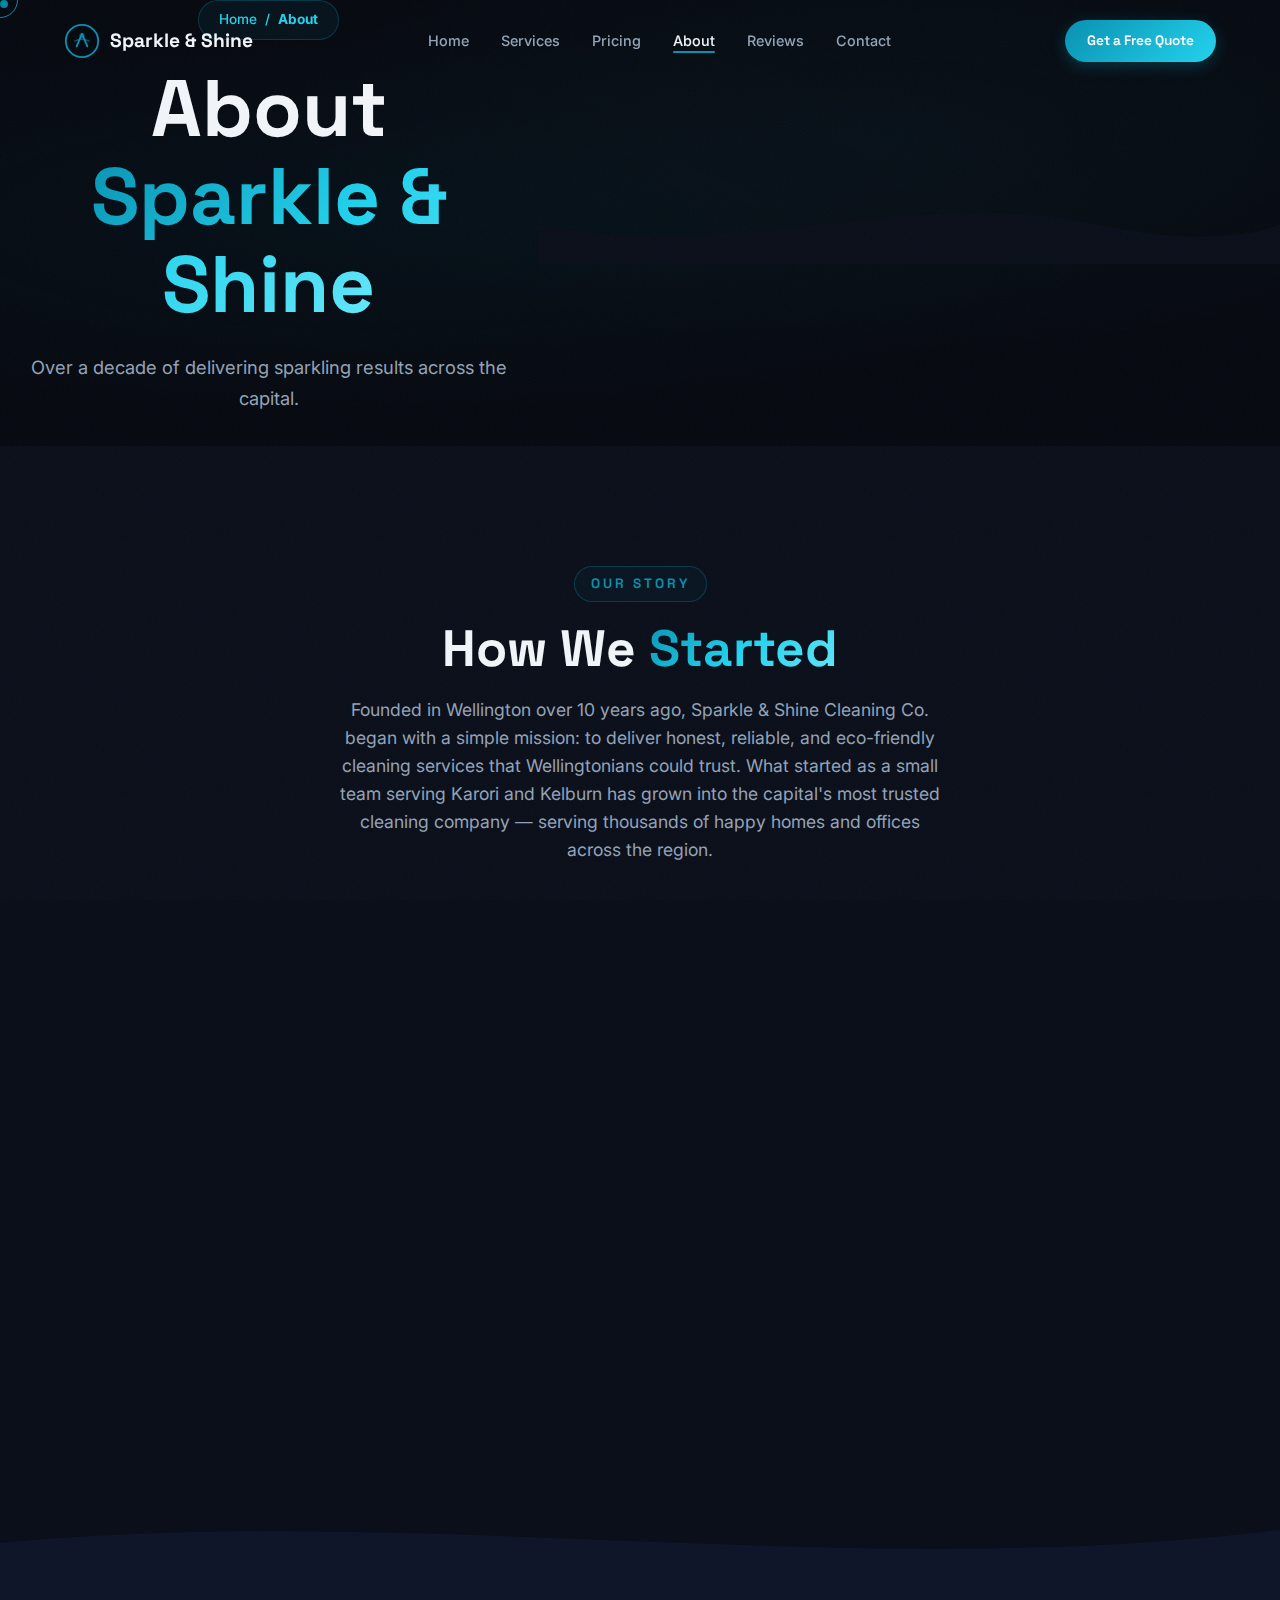
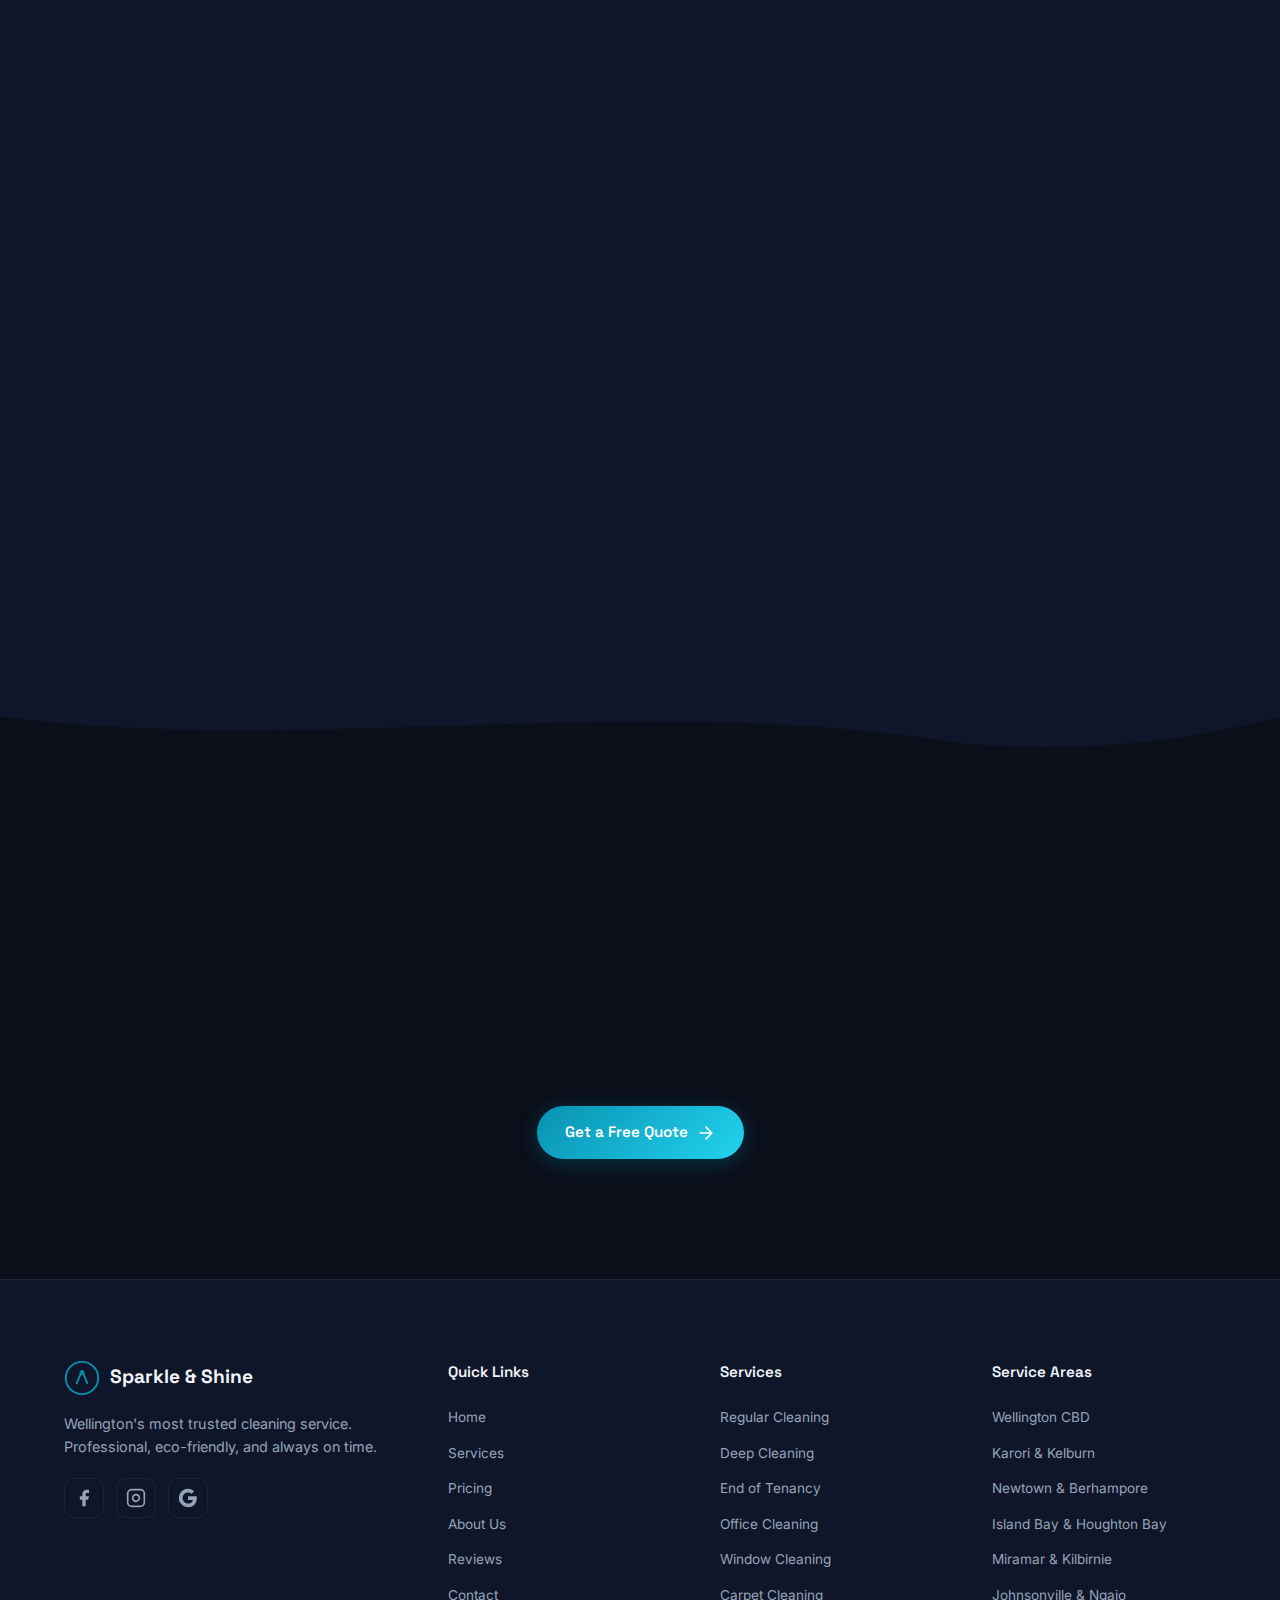
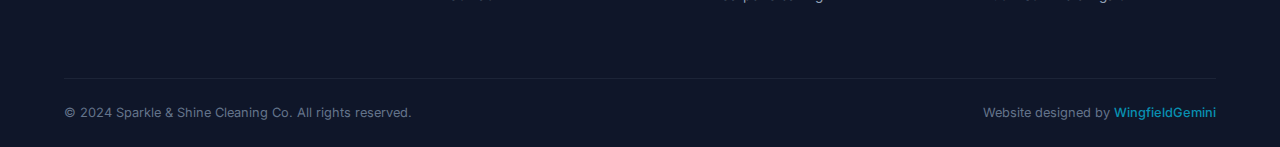
<file: about.html>
<!DOCTYPE html>
<html lang="en">
<head>
    <meta charset="UTF-8">
    <meta name="viewport" content="width=device-width, initial-scale=1.0">
    <title>About Us — Sparkle & Shine Cleaning Co.</title>
    <meta name="description" content="Learn about Sparkle & Shine Cleaning Co. — Wellington's most trusted cleaning service. Our story, team, and values.">
    <link rel="preconnect" href="https://fonts.googleapis.com">
    <link rel="preconnect" href="https://fonts.gstatic.com" crossorigin>
    <link href="https://fonts.googleapis.com/css2?family=Inter:wght@300;400;500;600;700&family=Space+Grotesk:wght@400;500;600;700&display=swap" rel="stylesheet">
    <link rel="stylesheet" href="styles.css">
</head>
<body>
    <div class="cursor" id="cursor"></div>
    <div class="cursor-follower" id="cursorFollower"></div>
    <div class="grain-overlay"></div>

    <!-- ========== NAVIGATION ========== -->
    <nav class="navbar" id="navbar">
        <div class="nav-container">
            <a href="index.html" class="nav-logo">
                <div class="logo-icon">
                    <svg viewBox="0 0 40 40" fill="none" xmlns="http://www.w3.org/2000/svg">
                        <circle cx="20" cy="20" r="18" stroke="#0891B2" stroke-width="2"/>
                        <path d="M14 26L20 12L26 26" stroke="#0891B2" stroke-width="2" stroke-linecap="round" stroke-linejoin="round"/>
                        <circle cx="20" cy="14" r="3" fill="#0891B2" opacity="0.5"/>
                        <path d="M12 20C12 20 16 18 20 18C24 18 28 20 28 20" stroke="#0891B2" stroke-width="1.5" stroke-linecap="round" opacity="0.6"/>
                    </svg>
                </div>
                <span class="logo-text">Sparkle & Shine</span>
            </a>
            <ul class="nav-menu" id="navMenu">
                <li><a href="index.html" class="nav-link">Home</a></li>
                <li><a href="services.html" class="nav-link">Services</a></li>
                <li><a href="pricing.html" class="nav-link">Pricing</a></li>
                <li><a href="about.html" class="nav-link active">About</a></li>
                <li><a href="reviews.html" class="nav-link">Reviews</a></li>
                <li><a href="contact.html" class="nav-link">Contact</a></li>
            </ul>
            <a href="contact.html" class="nav-cta">Get a Free Quote</a>
            <button class="hamburger" id="hamburger" aria-label="Toggle menu">
                <span></span>
                <span></span>
                <span></span>
            </button>
        </div>
    </nav>

    <!-- ========== PAGE HEADER ========== -->
    <section class="hero" id="home" style="min-height: 40vh;">
        <div class="hero-content">
            <nav class="hero-badge reveal" aria-label="Breadcrumb">
                <a href="index.html" style="color: inherit; text-decoration: none;">Home</a> / <strong>About</strong>
            </nav>
            <h1 class="hero-title">
                <span class="title-line reveal">About <span class="gradient-text">Sparkle & Shine</span></span>
            </h1>
            <p class="hero-subtitle reveal">Over a decade of delivering sparkling results across the capital.</p>
        </div>
        <div class="section-divider">
            <svg viewBox="0 0 1440 120" preserveAspectRatio="none">
                <path d="M0,60 C360,120 720,0 1080,60 C1260,90 1380,80 1440,60 L1440,120 L0,120 Z" fill="var(--bg-primary)"/>
            </svg>
        </div>
    </section>

    <!-- ========== OUR STORY ========== -->
    <section class="trust" id="about">
        <div class="container">
            <div class="section-header">
                <span class="section-tag reveal">Our Story</span>
                <h2 class="section-title reveal">How We <span class="gradient-text">Started</span></h2>
                <p class="section-desc reveal">Founded in Wellington over 10 years ago, Sparkle & Shine Cleaning Co. began with a simple mission: to deliver honest, reliable, and eco-friendly cleaning services that Wellingtonians could trust. What started as a small team serving Karori and Kelburn has grown into the capital's most trusted cleaning company — serving thousands of happy homes and offices across the region.</p>
            </div>

            <!-- Stats -->
            <div class="stats-grid">
                <div class="stat-card reveal">
                    <div class="stat-number" data-target="10">0</div>
                    <div class="stat-suffix">+ Years</div>
                    <div class="stat-label">Serving Wellington</div>
                </div>
                <div class="stat-card reveal">
                    <div class="stat-number" data-target="2500">0</div>
                    <div class="stat-suffix">+</div>
                    <div class="stat-label">Happy Homes</div>
                </div>
                <div class="stat-card reveal">
                    <div class="stat-number" data-target="4.9" data-decimal="true">0</div>
                    <div class="stat-suffix">★</div>
                    <div class="stat-label">Average Rating</div>
                </div>
                <div class="stat-card reveal">
                    <div class="stat-number" data-target="100">0</div>
                    <div class="stat-suffix">%</div>
                    <div class="stat-label">Satisfaction Guarantee</div>
                </div>
            </div>

            <!-- Trust Badges / Values -->
            <div class="trust-badges">
                <div class="trust-badge reveal">
                    <div class="badge-icon">
                        <svg viewBox="0 0 48 48" fill="none" stroke="#0891B2" stroke-width="2"><path d="M24 4L30 16H42L32 24L36 38L24 30L12 38L16 24L6 16H18L24 4Z"/></svg>
                    </div>
                    <h4>Fully Insured</h4>
                    <p>Complete peace of mind with comprehensive liability insurance.</p>
                </div>
                <div class="trust-badge reveal">
                    <div class="badge-icon">
                        <svg viewBox="0 0 48 48" fill="none" stroke="#0891B2" stroke-width="2"><path d="M24 4C14 4 6 12 6 22C6 34 24 44 24 44C24 44 42 34 42 22C42 12 34 4 24 4Z"/><path d="M18 22L22 26L30 18"/></svg>
                    </div>
                    <h4>Police Vetted</h4>
                    <p>Every team member passes thorough NZ Police vetting checks.</p>
                </div>
                <div class="trust-badge reveal">
                    <div class="badge-icon">
                        <svg viewBox="0 0 48 48" fill="none" stroke="#0891B2" stroke-width="2"><circle cx="24" cy="24" r="18"/><path d="M24 12V24H34"/><path d="M16 34L20 30M28 34L32 30"/></svg>
                    </div>
                    <h4>Bonded & Reliable</h4>
                    <p>Bonded staff you can trust in your home — every single time.</p>
                </div>
                <div class="trust-badge reveal">
                    <div class="badge-icon">
                        <svg viewBox="0 0 48 48" fill="none" stroke="#0891B2" stroke-width="2"><path d="M24 6C24 6 8 14 8 24C8 34 16 42 24 42C32 42 40 34 40 24C40 14 24 6 24 6Z"/><path d="M18 24C20 28 28 28 30 24"/><path d="M24 18V22"/></svg>
                    </div>
                    <h4>Eco-Friendly</h4>
                    <p>We use only natural, non-toxic cleaning products — safe for your whānau and the planet.</p>
                </div>
            </div>
        </div>
        <div class="section-divider">
            <svg viewBox="0 0 1440 120" preserveAspectRatio="none">
                <path d="M0,60 C480,0 960,120 1440,40 L1440,120 L0,120 Z" fill="var(--bg-secondary)"/>
            </svg>
        </div>
    </section>

    <!-- ========== OUR TEAM ========== -->
    <section class="process">
        <div class="container">
            <div class="section-header">
                <span class="section-tag reveal">Our Team</span>
                <h2 class="section-title reveal">Meet the <span class="gradient-text">Sparkle Team</span></h2>
                <p class="section-desc reveal">Our dedicated team of cleaning professionals are the heart of everything we do.</p>
            </div>
            <div class="services-grid">
                <div class="service-card reveal">
                    <div class="service-icon">
                        <svg viewBox="0 0 48 48" fill="none" stroke="#0891B2" stroke-width="2" stroke-linecap="round"><circle cx="24" cy="16" r="8"/><path d="M10 42C10 34 16 28 24 28C32 28 38 34 38 42"/></svg>
                    </div>
                    <h3>Sarah Mitchell</h3>
                    <p>Founder & Director — Started Sparkle & Shine with a passion for creating clean, healthy spaces for Wellington families.</p>
                </div>
                <div class="service-card reveal">
                    <div class="service-icon">
                        <svg viewBox="0 0 48 48" fill="none" stroke="#0891B2" stroke-width="2" stroke-linecap="round"><circle cx="24" cy="16" r="8"/><path d="M10 42C10 34 16 28 24 28C32 28 38 34 38 42"/></svg>
                    </div>
                    <h3>Team Leaders</h3>
                    <p>Our experienced team leaders ensure every clean meets our exacting standards — supervising quality on every job.</p>
                </div>
                <div class="service-card reveal">
                    <div class="service-icon">
                        <svg viewBox="0 0 48 48" fill="none" stroke="#0891B2" stroke-width="2" stroke-linecap="round"><circle cx="16" cy="16" r="6"/><circle cx="32" cy="16" r="6"/><path d="M6 38C6 32 10 28 16 28C22 28 26 32 26 38"/><path d="M22 38C22 32 26 28 32 28C38 28 42 32 42 38"/></svg>
                    </div>
                    <h3>25+ Cleaners</h3>
                    <p>All police-vetted, fully trained, and committed to delivering sparkling results in every home and office.</p>
                </div>
            </div>
        </div>
        <div class="section-divider">
            <svg viewBox="0 0 1440 120" preserveAspectRatio="none">
                <path d="M0,40 C360,100 720,0 1080,80 C1260,100 1380,60 1440,40 L1440,120 L0,120 Z" fill="var(--bg-primary)"/>
            </svg>
        </div>
    </section>

    <!-- ========== CTA ========== -->
    <section class="contact">
        <div class="container">
            <div class="section-header">
                <span class="section-tag reveal">Join Us</span>
                <h2 class="section-title reveal">Ready for a <span class="gradient-text">Sparkling Home?</span></h2>
                <p class="section-desc reveal">Get in touch today and see why Wellington trusts Sparkle & Shine.</p>
            </div>
            <div style="text-align: center;">
                <a href="contact.html" class="btn btn-primary">
                    <span>Get a Free Quote</span>
                    <svg width="20" height="20" viewBox="0 0 24 24" fill="none" stroke="currentColor" stroke-width="2" stroke-linecap="round" stroke-linejoin="round"><path d="M5 12h14M12 5l7 7-7 7"/></svg>
                </a>
            </div>
        </div>
    </section>

    <!-- ========== FOOTER ========== -->
    <footer class="footer">
        <div class="container">
            <div class="footer-grid">
                <div class="footer-brand">
                    <a href="index.html" class="nav-logo">
                        <div class="logo-icon">
                            <svg viewBox="0 0 40 40" fill="none" xmlns="http://www.w3.org/2000/svg">
                                <circle cx="20" cy="20" r="18" stroke="#0891B2" stroke-width="2"/>
                                <path d="M14 26L20 12L26 26" stroke="#0891B2" stroke-width="2" stroke-linecap="round" stroke-linejoin="round"/>
                                <circle cx="20" cy="14" r="3" fill="#0891B2" opacity="0.5"/>
                            </svg>
                        </div>
                        <span class="logo-text">Sparkle & Shine</span>
                    </a>
                    <p>Wellington's most trusted cleaning service. Professional, eco-friendly, and always on time.</p>
                    <div class="footer-social">
                        <a href="#" aria-label="Facebook"><svg viewBox="0 0 24 24" fill="currentColor" width="20" height="20"><path d="M18 2h-3a5 5 0 00-5 5v3H7v4h3v8h4v-8h3l1-4h-4V7a1 1 0 011-1h3z"/></svg></a>
                        <a href="#" aria-label="Instagram"><svg viewBox="0 0 24 24" fill="none" stroke="currentColor" stroke-width="2" width="20" height="20"><rect x="2" y="2" width="20" height="20" rx="5"/><path d="M16 11.37A4 4 0 1112.63 8 4 4 0 0116 11.37z"/><line x1="17.5" y1="6.5" x2="17.51" y2="6.5"/></svg></a>
                        <a href="#" aria-label="Google"><svg viewBox="0 0 24 24" fill="currentColor" width="20" height="20"><path d="M22.56 12.25c0-.78-.07-1.53-.2-2.25H12v4.26h5.92a5.06 5.06 0 01-2.2 3.32v2.77h3.57c2.08-1.92 3.28-4.74 3.28-8.1z"/><path d="M12 23c2.97 0 5.46-.98 7.28-2.66l-3.57-2.77c-.98.66-2.23 1.06-3.71 1.06-2.86 0-5.29-1.93-6.16-4.53H2.18v2.84C3.99 20.53 7.7 23 12 23z"/><path d="M5.84 14.09c-.22-.66-.35-1.36-.35-2.09s.13-1.43.35-2.09V7.07H2.18C1.43 8.55 1 10.22 1 12s.43 3.45 1.18 4.93l2.85-2.22.81-.62z"/><path d="M12 5.38c1.62 0 3.06.56 4.21 1.64l3.15-3.15C17.45 2.09 14.97 1 12 1 7.7 1 3.99 3.47 2.18 7.07l3.66 2.84c.87-2.6 3.3-4.53 6.16-4.53z"/></svg></a>
                    </div>
                </div>
                <div class="footer-links">
                    <h4>Quick Links</h4>
                    <ul>
                        <li><a href="index.html">Home</a></li>
                        <li><a href="services.html">Services</a></li>
                        <li><a href="pricing.html">Pricing</a></li>
                        <li><a href="about.html">About Us</a></li>
                        <li><a href="reviews.html">Reviews</a></li>
                        <li><a href="contact.html">Contact</a></li>
                    </ul>
                </div>
                <div class="footer-links">
                    <h4>Services</h4>
                    <ul>
                        <li><a href="services.html">Regular Cleaning</a></li>
                        <li><a href="services.html">Deep Cleaning</a></li>
                        <li><a href="services.html">End of Tenancy</a></li>
                        <li><a href="services.html">Office Cleaning</a></li>
                        <li><a href="services.html">Window Cleaning</a></li>
                        <li><a href="services.html">Carpet Cleaning</a></li>
                    </ul>
                </div>
                <div class="footer-links">
                    <h4>Service Areas</h4>
                    <ul>
                        <li><a href="contact.html">Wellington CBD</a></li>
                        <li><a href="contact.html">Karori & Kelburn</a></li>
                        <li><a href="contact.html">Newtown & Berhampore</a></li>
                        <li><a href="contact.html">Island Bay & Houghton Bay</a></li>
                        <li><a href="contact.html">Miramar & Kilbirnie</a></li>
                        <li><a href="contact.html">Johnsonville & Ngaio</a></li>
                    </ul>
                </div>
            </div>
            <div class="footer-bottom">
                <p>&copy; 2024 Sparkle & Shine Cleaning Co. All rights reserved.</p>
                <p class="footer-credit">Website designed by <a href="https://wingfieldgemini.github.io" target="_blank" rel="noopener">WingfieldGemini</a></p>
            </div>
        </div>
    </footer>

    <script src="script.js"></script>
</body>
</html>
</file>
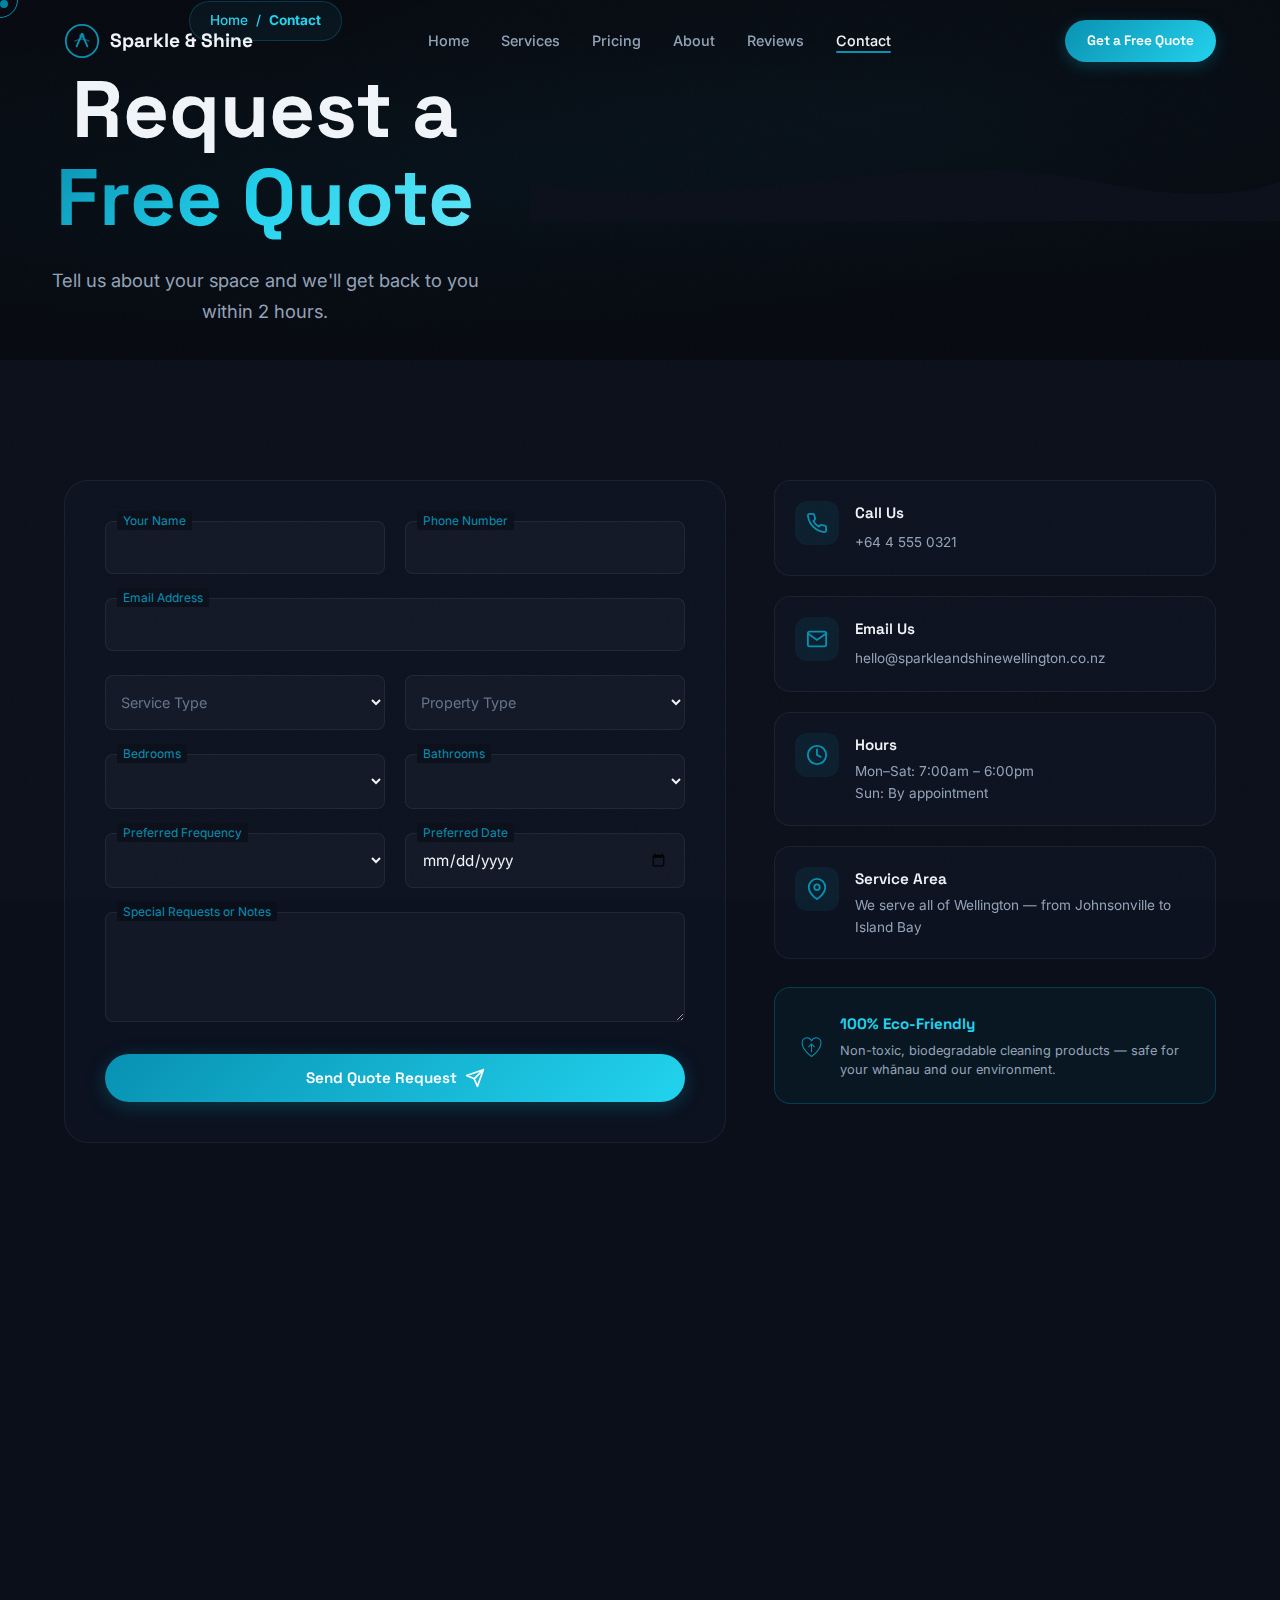
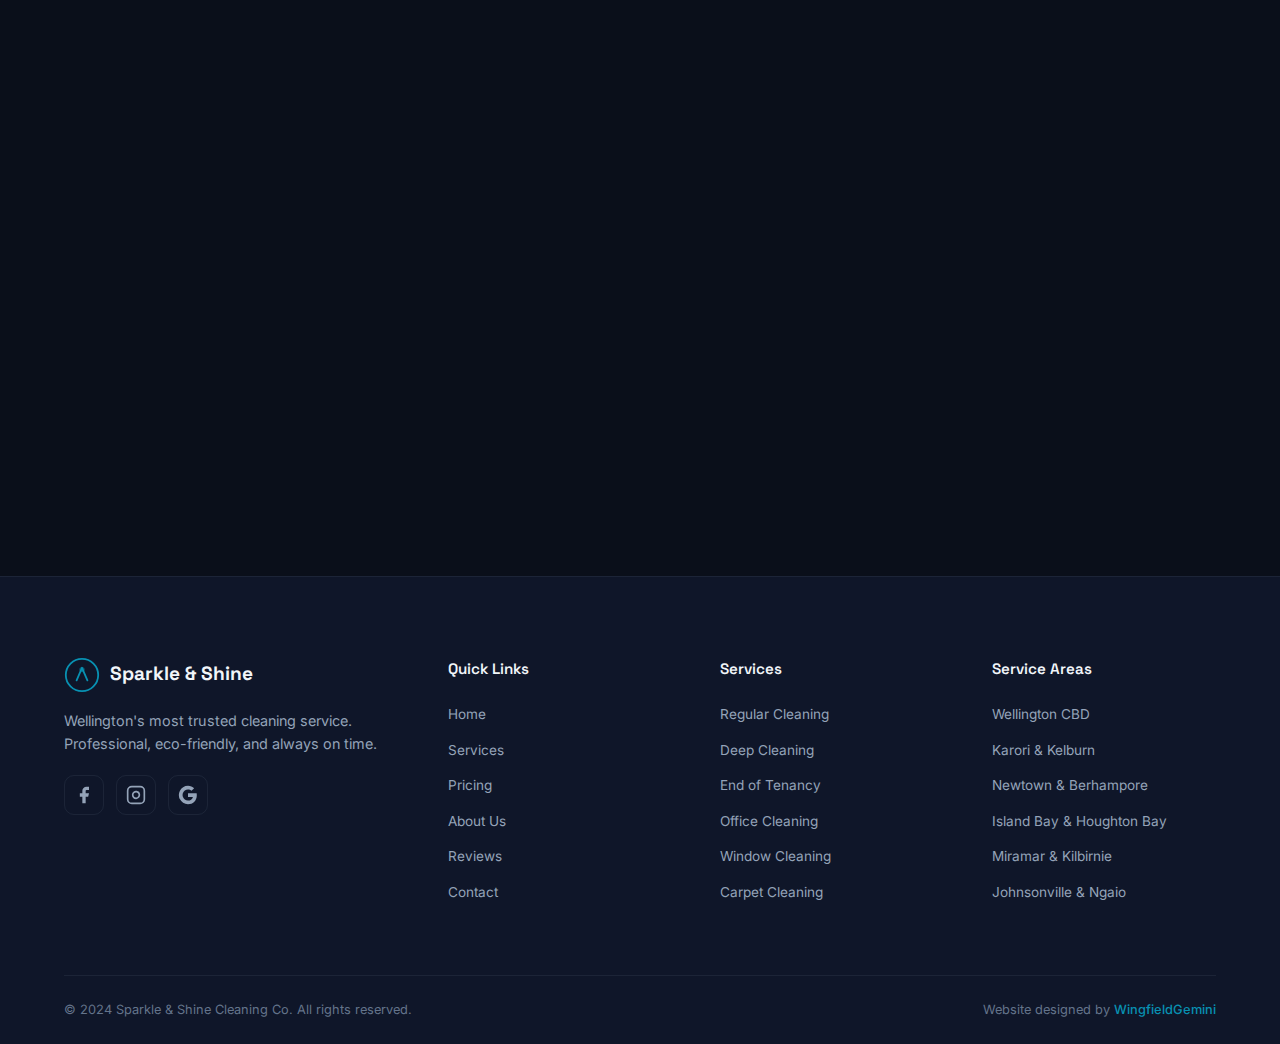
<file: contact.html>
<!DOCTYPE html>
<html lang="en">
<head>
    <meta charset="UTF-8">
    <meta name="viewport" content="width=device-width, initial-scale=1.0">
    <title>Contact Us — Sparkle & Shine Cleaning Co.</title>
    <meta name="description" content="Get in touch with Sparkle & Shine Cleaning Co. Request a free quote, call us, or visit. We serve all of Wellington.">
    <link rel="preconnect" href="https://fonts.googleapis.com">
    <link rel="preconnect" href="https://fonts.gstatic.com" crossorigin>
    <link href="https://fonts.googleapis.com/css2?family=Inter:wght@300;400;500;600;700&family=Space+Grotesk:wght@400;500;600;700&display=swap" rel="stylesheet">
    <link rel="stylesheet" href="styles.css">
</head>
<body>
    <div class="cursor" id="cursor"></div>
    <div class="cursor-follower" id="cursorFollower"></div>
    <div class="grain-overlay"></div>

    <!-- ========== NAVIGATION ========== -->
    <nav class="navbar" id="navbar">
        <div class="nav-container">
            <a href="index.html" class="nav-logo">
                <div class="logo-icon">
                    <svg viewBox="0 0 40 40" fill="none" xmlns="http://www.w3.org/2000/svg">
                        <circle cx="20" cy="20" r="18" stroke="#0891B2" stroke-width="2"/>
                        <path d="M14 26L20 12L26 26" stroke="#0891B2" stroke-width="2" stroke-linecap="round" stroke-linejoin="round"/>
                        <circle cx="20" cy="14" r="3" fill="#0891B2" opacity="0.5"/>
                        <path d="M12 20C12 20 16 18 20 18C24 18 28 20 28 20" stroke="#0891B2" stroke-width="1.5" stroke-linecap="round" opacity="0.6"/>
                    </svg>
                </div>
                <span class="logo-text">Sparkle & Shine</span>
            </a>
            <ul class="nav-menu" id="navMenu">
                <li><a href="index.html" class="nav-link">Home</a></li>
                <li><a href="services.html" class="nav-link">Services</a></li>
                <li><a href="pricing.html" class="nav-link">Pricing</a></li>
                <li><a href="about.html" class="nav-link">About</a></li>
                <li><a href="reviews.html" class="nav-link">Reviews</a></li>
                <li><a href="contact.html" class="nav-link active">Contact</a></li>
            </ul>
            <a href="contact.html" class="nav-cta">Get a Free Quote</a>
            <button class="hamburger" id="hamburger" aria-label="Toggle menu">
                <span></span>
                <span></span>
                <span></span>
            </button>
        </div>
    </nav>

    <!-- ========== PAGE HEADER ========== -->
    <section class="hero" id="home" style="min-height: 40vh;">
        <div class="hero-content">
            <nav class="hero-badge reveal" aria-label="Breadcrumb">
                <a href="index.html" style="color: inherit; text-decoration: none;">Home</a> / <strong>Contact</strong>
            </nav>
            <h1 class="hero-title">
                <span class="title-line reveal">Request a <span class="gradient-text">Free Quote</span></span>
            </h1>
            <p class="hero-subtitle reveal">Tell us about your space and we'll get back to you within 2 hours.</p>
        </div>
        <div class="section-divider">
            <svg viewBox="0 0 1440 120" preserveAspectRatio="none">
                <path d="M0,60 C360,120 720,0 1080,60 C1260,90 1380,80 1440,60 L1440,120 L0,120 Z" fill="var(--bg-primary)"/>
            </svg>
        </div>
    </section>

    <!-- ========== CONTACT ========== -->
    <section class="contact" id="contact">
        <div class="container">
            <div class="contact-grid">
                <form class="quote-form reveal" id="quoteForm">
                    <div class="form-row">
                        <div class="form-group">
                            <input type="text" id="name" required>
                            <label for="name">Your Name</label>
                        </div>
                        <div class="form-group">
                            <input type="tel" id="phone" required>
                            <label for="phone">Phone Number</label>
                        </div>
                    </div>
                    <div class="form-group">
                        <input type="email" id="email" required>
                        <label for="email">Email Address</label>
                    </div>
                    <div class="form-row">
                        <div class="form-group">
                            <select id="serviceType" required>
                                <option value="" disabled selected></option>
                                <option>Regular Home Cleaning</option>
                                <option>Deep Cleaning</option>
                                <option>Move In / Move Out</option>
                                <option>Office & Commercial</option>
                                <option>End of Tenancy</option>
                                <option>Spring Cleaning</option>
                                <option>Window Cleaning</option>
                                <option>Carpet & Upholstery</option>
                            </select>
                            <label for="serviceType">Service Type</label>
                        </div>
                        <div class="form-group">
                            <select id="propertyType" required>
                                <option value="" disabled selected></option>
                                <option>Apartment</option>
                                <option>House</option>
                                <option>Townhouse</option>
                                <option>Office</option>
                            </select>
                            <label for="propertyType">Property Type</label>
                        </div>
                    </div>
                    <div class="form-row">
                        <div class="form-group">
                            <select id="bedrooms">
                                <option value="" disabled selected></option>
                                <option>1</option>
                                <option>2</option>
                                <option>3</option>
                                <option>4</option>
                                <option>5+</option>
                            </select>
                            <label for="bedrooms">Bedrooms</label>
                        </div>
                        <div class="form-group">
                            <select id="bathrooms">
                                <option value="" disabled selected></option>
                                <option>1</option>
                                <option>2</option>
                                <option>3</option>
                                <option>4+</option>
                            </select>
                            <label for="bathrooms">Bathrooms</label>
                        </div>
                    </div>
                    <div class="form-row">
                        <div class="form-group">
                            <select id="frequency">
                                <option value="" disabled selected></option>
                                <option>One-off</option>
                                <option>Weekly (-15%)</option>
                                <option>Fortnightly (-10%)</option>
                                <option>Monthly (-5%)</option>
                            </select>
                            <label for="frequency">Preferred Frequency</label>
                        </div>
                        <div class="form-group">
                            <input type="date" id="preferredDate">
                            <label for="preferredDate" class="active">Preferred Date</label>
                        </div>
                    </div>
                    <div class="form-group">
                        <textarea id="requests" rows="4"></textarea>
                        <label for="requests">Special Requests or Notes</label>
                    </div>
                    <button type="submit" class="btn btn-primary btn-full">
                        <span>Send Quote Request</span>
                        <svg width="20" height="20" viewBox="0 0 24 24" fill="none" stroke="currentColor" stroke-width="2" stroke-linecap="round" stroke-linejoin="round"><path d="M22 2L11 13M22 2L15 22L11 13L2 9L22 2Z"/></svg>
                    </button>
                </form>
                <div class="contact-info reveal">
                    <div class="info-card">
                        <div class="info-icon">
                            <svg viewBox="0 0 24 24" fill="none" stroke="#0891B2" stroke-width="2" stroke-linecap="round"><path d="M22 16.92v3a2 2 0 01-2.18 2 19.79 19.79 0 01-8.63-3.07 19.5 19.5 0 01-6-6 19.79 19.79 0 01-3.07-8.67A2 2 0 014.11 2h3a2 2 0 012 1.72 12.84 12.84 0 00.7 2.81 2 2 0 01-.45 2.11L8.09 9.91a16 16 0 006 6l1.27-1.27a2 2 0 012.11-.45 12.84 12.84 0 002.81.7A2 2 0 0122 16.92z"/></svg>
                        </div>
                        <div>
                            <h4>Call Us</h4>
                            <a href="tel:+6445550321">+64 4 555 0321</a>
                        </div>
                    </div>
                    <div class="info-card">
                        <div class="info-icon">
                            <svg viewBox="0 0 24 24" fill="none" stroke="#0891B2" stroke-width="2" stroke-linecap="round"><path d="M4 4h16c1.1 0 2 .9 2 2v12c0 1.1-.9 2-2 2H4c-1.1 0-2-.9-2-2V6c0-1.1.9-2 2-2z"/><polyline points="22,6 12,13 2,6"/></svg>
                        </div>
                        <div>
                            <h4>Email Us</h4>
                            <a href="mailto:hello@sparkleandshinewellington.co.nz">hello@sparkleandshinewellington.co.nz</a>
                        </div>
                    </div>
                    <div class="info-card">
                        <div class="info-icon">
                            <svg viewBox="0 0 24 24" fill="none" stroke="#0891B2" stroke-width="2" stroke-linecap="round"><circle cx="12" cy="12" r="10"/><polyline points="12 6 12 12 16 14"/></svg>
                        </div>
                        <div>
                            <h4>Hours</h4>
                            <p>Mon–Sat: 7:00am – 6:00pm</p>
                            <p>Sun: By appointment</p>
                        </div>
                    </div>
                    <div class="info-card">
                        <div class="info-icon">
                            <svg viewBox="0 0 24 24" fill="none" stroke="#0891B2" stroke-width="2" stroke-linecap="round"><path d="M21 10c0 7-9 13-9 13s-9-6-9-13a9 9 0 0118 0z"/><circle cx="12" cy="10" r="3"/></svg>
                        </div>
                        <div>
                            <h4>Service Area</h4>
                            <p>We serve all of Wellington — from Johnsonville to Island Bay</p>
                        </div>
                    </div>
                    <div class="eco-badge">
                        <svg viewBox="0 0 48 48" width="40" height="40" fill="none" stroke="#0891B2" stroke-width="2"><path d="M24 44C24 44 6 32 6 18C6 8 18 4 24 14C30 4 42 8 42 18C42 32 24 44 24 44Z"/><path d="M24 20V36M18 26L24 20L30 26"/></svg>
                        <div>
                            <strong>100% Eco-Friendly</strong>
                            <p>Non-toxic, biodegradable cleaning products — safe for your whānau and our environment.</p>
                        </div>
                    </div>
                </div>
            </div>
        </div>
    </section>

    <!-- ========== MAP ========== -->
    <section class="trust">
        <div class="container">
            <div class="section-header">
                <span class="section-tag reveal">Our Location</span>
                <h2 class="section-title reveal">Find Us in <span class="gradient-text">Wellington</span></h2>
                <p class="section-desc reveal">We serve all of Wellington — from Johnsonville to Island Bay and everywhere in between.</p>
            </div>
            <div style="border-radius: 1rem; overflow: hidden; max-width: 100%;" class="reveal">
                <iframe src="https://www.google.com/maps/embed?pb=!1m18!1m12!1m3!1d47983.23308289468!2d174.7336!3d-41.2865!2m3!1f0!2f0!3f0!3m2!1i1024!2i768!4f13.1!3m3!1m2!1s0x6d38b0276a34c9df%3A0x500ef6143a29903!2sWellington%2C%20New%20Zealand!5e0!3m2!1sen!2snz!4v1700000000000" width="100%" height="400" style="border:0;" allowfullscreen="" loading="lazy" referrerpolicy="no-referrer-when-downgrade"></iframe>
            </div>
        </div>
    </section>

    <!-- ========== FOOTER ========== -->
    <footer class="footer">
        <div class="container">
            <div class="footer-grid">
                <div class="footer-brand">
                    <a href="index.html" class="nav-logo">
                        <div class="logo-icon">
                            <svg viewBox="0 0 40 40" fill="none" xmlns="http://www.w3.org/2000/svg">
                                <circle cx="20" cy="20" r="18" stroke="#0891B2" stroke-width="2"/>
                                <path d="M14 26L20 12L26 26" stroke="#0891B2" stroke-width="2" stroke-linecap="round" stroke-linejoin="round"/>
                                <circle cx="20" cy="14" r="3" fill="#0891B2" opacity="0.5"/>
                            </svg>
                        </div>
                        <span class="logo-text">Sparkle & Shine</span>
                    </a>
                    <p>Wellington's most trusted cleaning service. Professional, eco-friendly, and always on time.</p>
                    <div class="footer-social">
                        <a href="#" aria-label="Facebook"><svg viewBox="0 0 24 24" fill="currentColor" width="20" height="20"><path d="M18 2h-3a5 5 0 00-5 5v3H7v4h3v8h4v-8h3l1-4h-4V7a1 1 0 011-1h3z"/></svg></a>
                        <a href="#" aria-label="Instagram"><svg viewBox="0 0 24 24" fill="none" stroke="currentColor" stroke-width="2" width="20" height="20"><rect x="2" y="2" width="20" height="20" rx="5"/><path d="M16 11.37A4 4 0 1112.63 8 4 4 0 0116 11.37z"/><line x1="17.5" y1="6.5" x2="17.51" y2="6.5"/></svg></a>
                        <a href="#" aria-label="Google"><svg viewBox="0 0 24 24" fill="currentColor" width="20" height="20"><path d="M22.56 12.25c0-.78-.07-1.53-.2-2.25H12v4.26h5.92a5.06 5.06 0 01-2.2 3.32v2.77h3.57c2.08-1.92 3.28-4.74 3.28-8.1z"/><path d="M12 23c2.97 0 5.46-.98 7.28-2.66l-3.57-2.77c-.98.66-2.23 1.06-3.71 1.06-2.86 0-5.29-1.93-6.16-4.53H2.18v2.84C3.99 20.53 7.7 23 12 23z"/><path d="M5.84 14.09c-.22-.66-.35-1.36-.35-2.09s.13-1.43.35-2.09V7.07H2.18C1.43 8.55 1 10.22 1 12s.43 3.45 1.18 4.93l2.85-2.22.81-.62z"/><path d="M12 5.38c1.62 0 3.06.56 4.21 1.64l3.15-3.15C17.45 2.09 14.97 1 12 1 7.7 1 3.99 3.47 2.18 7.07l3.66 2.84c.87-2.6 3.3-4.53 6.16-4.53z"/></svg></a>
                    </div>
                </div>
                <div class="footer-links">
                    <h4>Quick Links</h4>
                    <ul>
                        <li><a href="index.html">Home</a></li>
                        <li><a href="services.html">Services</a></li>
                        <li><a href="pricing.html">Pricing</a></li>
                        <li><a href="about.html">About Us</a></li>
                        <li><a href="reviews.html">Reviews</a></li>
                        <li><a href="contact.html">Contact</a></li>
                    </ul>
                </div>
                <div class="footer-links">
                    <h4>Services</h4>
                    <ul>
                        <li><a href="services.html">Regular Cleaning</a></li>
                        <li><a href="services.html">Deep Cleaning</a></li>
                        <li><a href="services.html">End of Tenancy</a></li>
                        <li><a href="services.html">Office Cleaning</a></li>
                        <li><a href="services.html">Window Cleaning</a></li>
                        <li><a href="services.html">Carpet Cleaning</a></li>
                    </ul>
                </div>
                <div class="footer-links">
                    <h4>Service Areas</h4>
                    <ul>
                        <li><a href="contact.html">Wellington CBD</a></li>
                        <li><a href="contact.html">Karori & Kelburn</a></li>
                        <li><a href="contact.html">Newtown & Berhampore</a></li>
                        <li><a href="contact.html">Island Bay & Houghton Bay</a></li>
                        <li><a href="contact.html">Miramar & Kilbirnie</a></li>
                        <li><a href="contact.html">Johnsonville & Ngaio</a></li>
                    </ul>
                </div>
            </div>
            <div class="footer-bottom">
                <p>&copy; 2024 Sparkle & Shine Cleaning Co. All rights reserved.</p>
                <p class="footer-credit">Website designed by <a href="https://wingfieldgemini.github.io" target="_blank" rel="noopener">WingfieldGemini</a></p>
            </div>
        </div>
    </footer>

    <script src="script.js"></script>
</body>
</html>
</file>
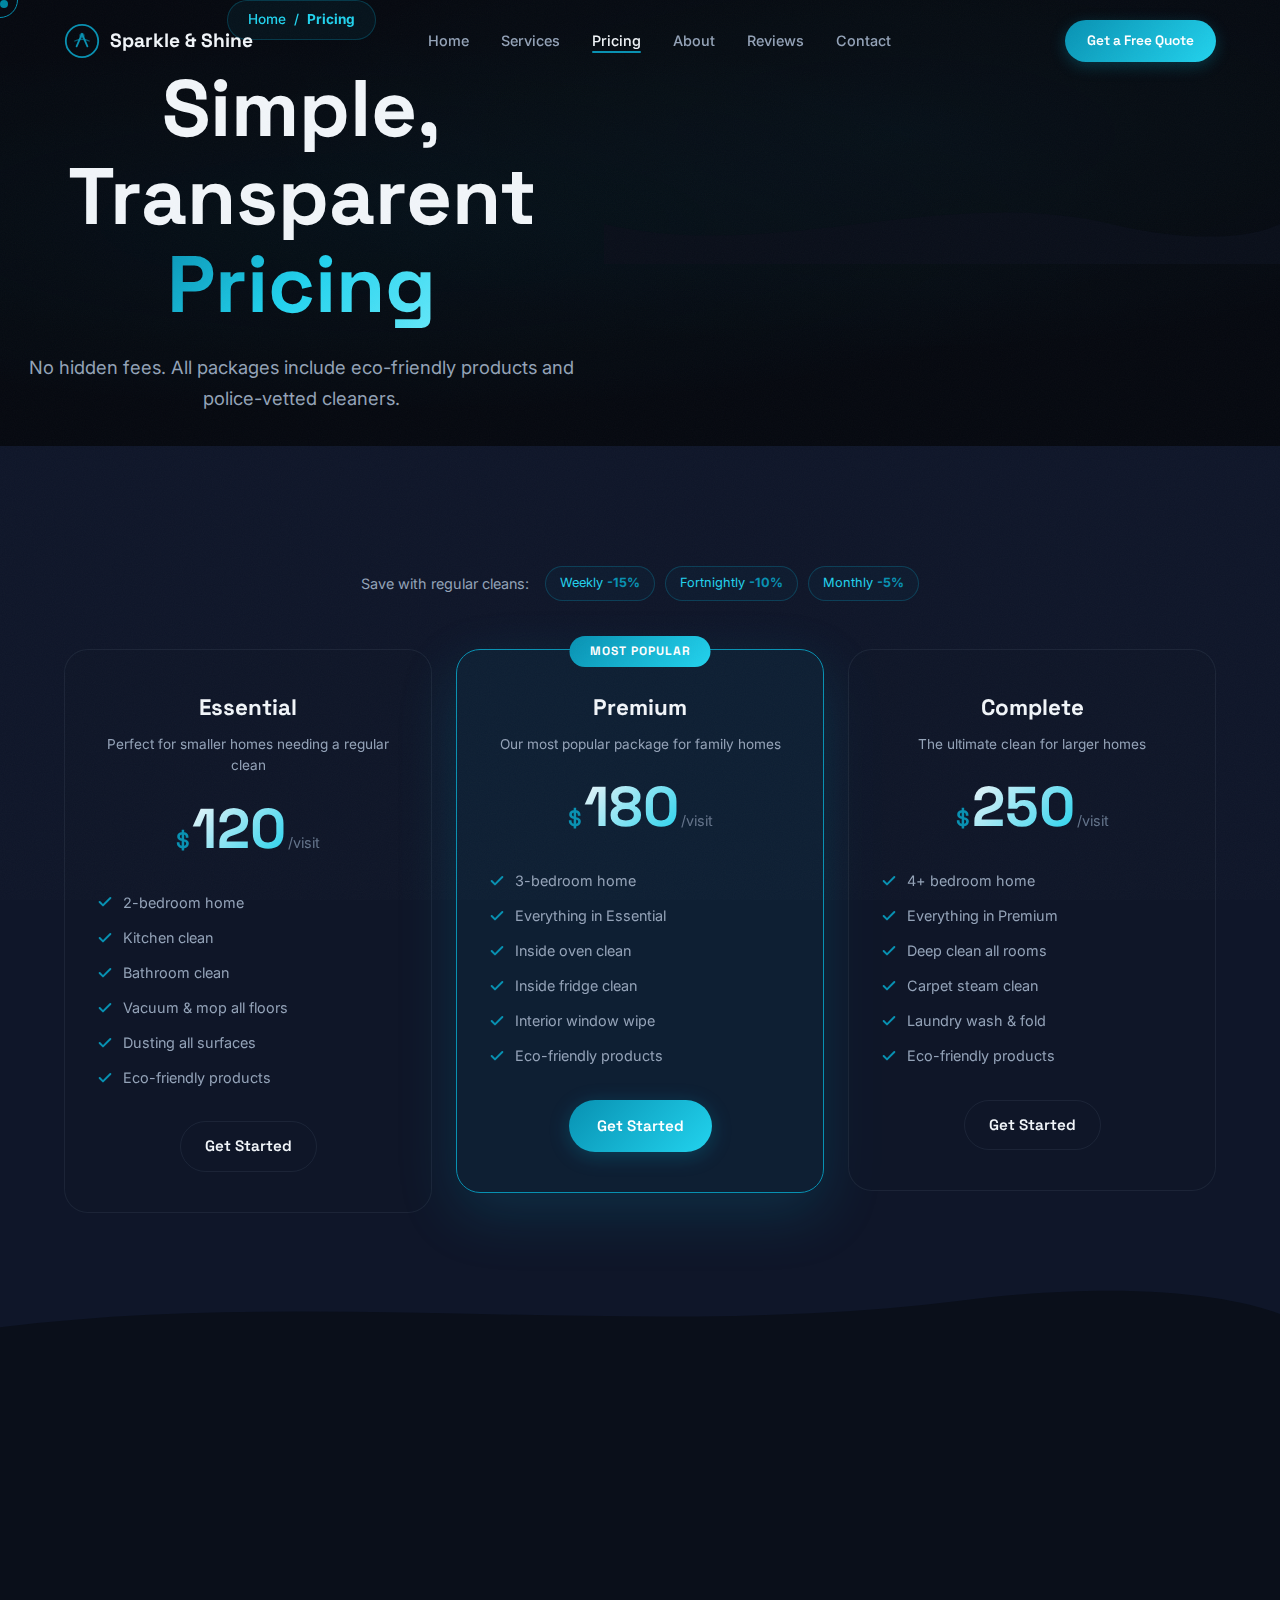
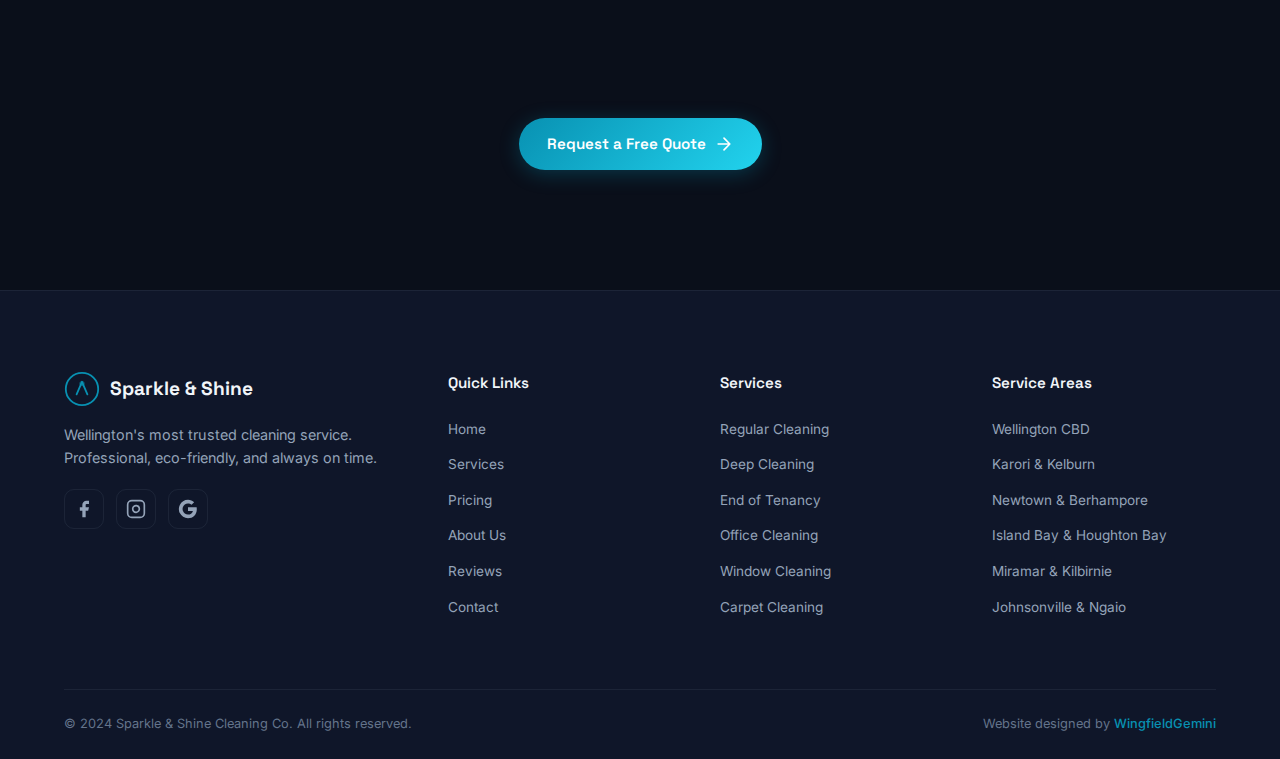
<file: pricing.html>
<!DOCTYPE html>
<html lang="en">
<head>
    <meta charset="UTF-8">
    <meta name="viewport" content="width=device-width, initial-scale=1.0">
    <title>Pricing — Sparkle & Shine Cleaning Co.</title>
    <meta name="description" content="Transparent pricing for all our cleaning services. No hidden fees. Choose from Essential, Premium, or Complete packages.">
    <link rel="preconnect" href="https://fonts.googleapis.com">
    <link rel="preconnect" href="https://fonts.gstatic.com" crossorigin>
    <link href="https://fonts.googleapis.com/css2?family=Inter:wght@300;400;500;600;700&family=Space+Grotesk:wght@400;500;600;700&display=swap" rel="stylesheet">
    <link rel="stylesheet" href="styles.css">
</head>
<body>
    <div class="cursor" id="cursor"></div>
    <div class="cursor-follower" id="cursorFollower"></div>
    <div class="grain-overlay"></div>

    <!-- ========== NAVIGATION ========== -->
    <nav class="navbar" id="navbar">
        <div class="nav-container">
            <a href="index.html" class="nav-logo">
                <div class="logo-icon">
                    <svg viewBox="0 0 40 40" fill="none" xmlns="http://www.w3.org/2000/svg">
                        <circle cx="20" cy="20" r="18" stroke="#0891B2" stroke-width="2"/>
                        <path d="M14 26L20 12L26 26" stroke="#0891B2" stroke-width="2" stroke-linecap="round" stroke-linejoin="round"/>
                        <circle cx="20" cy="14" r="3" fill="#0891B2" opacity="0.5"/>
                        <path d="M12 20C12 20 16 18 20 18C24 18 28 20 28 20" stroke="#0891B2" stroke-width="1.5" stroke-linecap="round" opacity="0.6"/>
                    </svg>
                </div>
                <span class="logo-text">Sparkle & Shine</span>
            </a>
            <ul class="nav-menu" id="navMenu">
                <li><a href="index.html" class="nav-link">Home</a></li>
                <li><a href="services.html" class="nav-link">Services</a></li>
                <li><a href="pricing.html" class="nav-link active">Pricing</a></li>
                <li><a href="about.html" class="nav-link">About</a></li>
                <li><a href="reviews.html" class="nav-link">Reviews</a></li>
                <li><a href="contact.html" class="nav-link">Contact</a></li>
            </ul>
            <a href="contact.html" class="nav-cta">Get a Free Quote</a>
            <button class="hamburger" id="hamburger" aria-label="Toggle menu">
                <span></span>
                <span></span>
                <span></span>
            </button>
        </div>
    </nav>

    <!-- ========== PAGE HEADER ========== -->
    <section class="hero" id="home" style="min-height: 40vh;">
        <div class="hero-content">
            <nav class="hero-badge reveal" aria-label="Breadcrumb">
                <a href="index.html" style="color: inherit; text-decoration: none;">Home</a> / <strong>Pricing</strong>
            </nav>
            <h1 class="hero-title">
                <span class="title-line reveal">Simple, Transparent <span class="gradient-text">Pricing</span></span>
            </h1>
            <p class="hero-subtitle reveal">No hidden fees. All packages include eco-friendly products and police-vetted cleaners.</p>
        </div>
        <div class="section-divider">
            <svg viewBox="0 0 1440 120" preserveAspectRatio="none">
                <path d="M0,60 C360,120 720,0 1080,60 C1260,90 1380,80 1440,60 L1440,120 L0,120 Z" fill="var(--bg-primary)"/>
            </svg>
        </div>
    </section>

    <!-- ========== PRICING ========== -->
    <section class="pricing" id="pricing">
        <div class="container">
            <div class="pricing-frequency reveal">
                <span>Save with regular cleans:</span>
                <div class="frequency-badges">
                    <span class="freq-badge">Weekly <strong>-15%</strong></span>
                    <span class="freq-badge">Fortnightly <strong>-10%</strong></span>
                    <span class="freq-badge">Monthly <strong>-5%</strong></span>
                </div>
            </div>
            <div class="pricing-grid">
                <!-- Essential -->
                <div class="pricing-card reveal">
                    <div class="pricing-header">
                        <h3>Essential</h3>
                        <p class="pricing-desc">Perfect for smaller homes needing a regular clean</p>
                    </div>
                    <div class="pricing-amount">
                        <span class="currency">$</span>
                        <span class="price">120</span>
                        <span class="period">/visit</span>
                    </div>
                    <ul class="pricing-features">
                        <li><svg width="16" height="16" viewBox="0 0 24 24" fill="none" stroke="#0891B2" stroke-width="3" stroke-linecap="round" stroke-linejoin="round"><polyline points="20 6 9 17 4 12"/></svg>2-bedroom home</li>
                        <li><svg width="16" height="16" viewBox="0 0 24 24" fill="none" stroke="#0891B2" stroke-width="3" stroke-linecap="round" stroke-linejoin="round"><polyline points="20 6 9 17 4 12"/></svg>Kitchen clean</li>
                        <li><svg width="16" height="16" viewBox="0 0 24 24" fill="none" stroke="#0891B2" stroke-width="3" stroke-linecap="round" stroke-linejoin="round"><polyline points="20 6 9 17 4 12"/></svg>Bathroom clean</li>
                        <li><svg width="16" height="16" viewBox="0 0 24 24" fill="none" stroke="#0891B2" stroke-width="3" stroke-linecap="round" stroke-linejoin="round"><polyline points="20 6 9 17 4 12"/></svg>Vacuum & mop all floors</li>
                        <li><svg width="16" height="16" viewBox="0 0 24 24" fill="none" stroke="#0891B2" stroke-width="3" stroke-linecap="round" stroke-linejoin="round"><polyline points="20 6 9 17 4 12"/></svg>Dusting all surfaces</li>
                        <li><svg width="16" height="16" viewBox="0 0 24 24" fill="none" stroke="#0891B2" stroke-width="3" stroke-linecap="round" stroke-linejoin="round"><polyline points="20 6 9 17 4 12"/></svg>Eco-friendly products</li>
                    </ul>
                    <a href="contact.html" class="btn btn-outline">Get Started</a>
                </div>
                <!-- Premium -->
                <div class="pricing-card featured reveal">
                    <div class="popular-badge">Most Popular</div>
                    <div class="pricing-header">
                        <h3>Premium</h3>
                        <p class="pricing-desc">Our most popular package for family homes</p>
                    </div>
                    <div class="pricing-amount">
                        <span class="currency">$</span>
                        <span class="price">180</span>
                        <span class="period">/visit</span>
                    </div>
                    <ul class="pricing-features">
                        <li><svg width="16" height="16" viewBox="0 0 24 24" fill="none" stroke="#0891B2" stroke-width="3" stroke-linecap="round" stroke-linejoin="round"><polyline points="20 6 9 17 4 12"/></svg>3-bedroom home</li>
                        <li><svg width="16" height="16" viewBox="0 0 24 24" fill="none" stroke="#0891B2" stroke-width="3" stroke-linecap="round" stroke-linejoin="round"><polyline points="20 6 9 17 4 12"/></svg>Everything in Essential</li>
                        <li><svg width="16" height="16" viewBox="0 0 24 24" fill="none" stroke="#0891B2" stroke-width="3" stroke-linecap="round" stroke-linejoin="round"><polyline points="20 6 9 17 4 12"/></svg>Inside oven clean</li>
                        <li><svg width="16" height="16" viewBox="0 0 24 24" fill="none" stroke="#0891B2" stroke-width="3" stroke-linecap="round" stroke-linejoin="round"><polyline points="20 6 9 17 4 12"/></svg>Inside fridge clean</li>
                        <li><svg width="16" height="16" viewBox="0 0 24 24" fill="none" stroke="#0891B2" stroke-width="3" stroke-linecap="round" stroke-linejoin="round"><polyline points="20 6 9 17 4 12"/></svg>Interior window wipe</li>
                        <li><svg width="16" height="16" viewBox="0 0 24 24" fill="none" stroke="#0891B2" stroke-width="3" stroke-linecap="round" stroke-linejoin="round"><polyline points="20 6 9 17 4 12"/></svg>Eco-friendly products</li>
                    </ul>
                    <a href="contact.html" class="btn btn-primary">Get Started</a>
                </div>
                <!-- Complete -->
                <div class="pricing-card reveal">
                    <div class="pricing-header">
                        <h3>Complete</h3>
                        <p class="pricing-desc">The ultimate clean for larger homes</p>
                    </div>
                    <div class="pricing-amount">
                        <span class="currency">$</span>
                        <span class="price">250</span>
                        <span class="period">/visit</span>
                    </div>
                    <ul class="pricing-features">
                        <li><svg width="16" height="16" viewBox="0 0 24 24" fill="none" stroke="#0891B2" stroke-width="3" stroke-linecap="round" stroke-linejoin="round"><polyline points="20 6 9 17 4 12"/></svg>4+ bedroom home</li>
                        <li><svg width="16" height="16" viewBox="0 0 24 24" fill="none" stroke="#0891B2" stroke-width="3" stroke-linecap="round" stroke-linejoin="round"><polyline points="20 6 9 17 4 12"/></svg>Everything in Premium</li>
                        <li><svg width="16" height="16" viewBox="0 0 24 24" fill="none" stroke="#0891B2" stroke-width="3" stroke-linecap="round" stroke-linejoin="round"><polyline points="20 6 9 17 4 12"/></svg>Deep clean all rooms</li>
                        <li><svg width="16" height="16" viewBox="0 0 24 24" fill="none" stroke="#0891B2" stroke-width="3" stroke-linecap="round" stroke-linejoin="round"><polyline points="20 6 9 17 4 12"/></svg>Carpet steam clean</li>
                        <li><svg width="16" height="16" viewBox="0 0 24 24" fill="none" stroke="#0891B2" stroke-width="3" stroke-linecap="round" stroke-linejoin="round"><polyline points="20 6 9 17 4 12"/></svg>Laundry wash & fold</li>
                        <li><svg width="16" height="16" viewBox="0 0 24 24" fill="none" stroke="#0891B2" stroke-width="3" stroke-linecap="round" stroke-linejoin="round"><polyline points="20 6 9 17 4 12"/></svg>Eco-friendly products</li>
                    </ul>
                    <a href="contact.html" class="btn btn-outline">Get Started</a>
                </div>
            </div>
        </div>
        <div class="section-divider">
            <svg viewBox="0 0 1440 120" preserveAspectRatio="none">
                <path d="M0,80 C360,20 720,100 1080,40 C1260,10 1380,30 1440,60 L1440,120 L0,120 Z" fill="var(--bg-primary)"/>
            </svg>
        </div>
    </section>

    <!-- ========== CTA ========== -->
    <section class="contact">
        <div class="container">
            <div class="section-header">
                <span class="section-tag reveal">Custom Quote</span>
                <h2 class="section-title reveal">Need Something <span class="gradient-text">Different?</span></h2>
                <p class="section-desc reveal">Every home is unique. Contact us for a personalised quote tailored to your space.</p>
            </div>
            <div style="text-align: center;">
                <a href="contact.html" class="btn btn-primary">
                    <span>Request a Free Quote</span>
                    <svg width="20" height="20" viewBox="0 0 24 24" fill="none" stroke="currentColor" stroke-width="2" stroke-linecap="round" stroke-linejoin="round"><path d="M5 12h14M12 5l7 7-7 7"/></svg>
                </a>
            </div>
        </div>
    </section>

    <!-- ========== FOOTER ========== -->
    <footer class="footer">
        <div class="container">
            <div class="footer-grid">
                <div class="footer-brand">
                    <a href="index.html" class="nav-logo">
                        <div class="logo-icon">
                            <svg viewBox="0 0 40 40" fill="none" xmlns="http://www.w3.org/2000/svg">
                                <circle cx="20" cy="20" r="18" stroke="#0891B2" stroke-width="2"/>
                                <path d="M14 26L20 12L26 26" stroke="#0891B2" stroke-width="2" stroke-linecap="round" stroke-linejoin="round"/>
                                <circle cx="20" cy="14" r="3" fill="#0891B2" opacity="0.5"/>
                            </svg>
                        </div>
                        <span class="logo-text">Sparkle & Shine</span>
                    </a>
                    <p>Wellington's most trusted cleaning service. Professional, eco-friendly, and always on time.</p>
                    <div class="footer-social">
                        <a href="#" aria-label="Facebook"><svg viewBox="0 0 24 24" fill="currentColor" width="20" height="20"><path d="M18 2h-3a5 5 0 00-5 5v3H7v4h3v8h4v-8h3l1-4h-4V7a1 1 0 011-1h3z"/></svg></a>
                        <a href="#" aria-label="Instagram"><svg viewBox="0 0 24 24" fill="none" stroke="currentColor" stroke-width="2" width="20" height="20"><rect x="2" y="2" width="20" height="20" rx="5"/><path d="M16 11.37A4 4 0 1112.63 8 4 4 0 0116 11.37z"/><line x1="17.5" y1="6.5" x2="17.51" y2="6.5"/></svg></a>
                        <a href="#" aria-label="Google"><svg viewBox="0 0 24 24" fill="currentColor" width="20" height="20"><path d="M22.56 12.25c0-.78-.07-1.53-.2-2.25H12v4.26h5.92a5.06 5.06 0 01-2.2 3.32v2.77h3.57c2.08-1.92 3.28-4.74 3.28-8.1z"/><path d="M12 23c2.97 0 5.46-.98 7.28-2.66l-3.57-2.77c-.98.66-2.23 1.06-3.71 1.06-2.86 0-5.29-1.93-6.16-4.53H2.18v2.84C3.99 20.53 7.7 23 12 23z"/><path d="M5.84 14.09c-.22-.66-.35-1.36-.35-2.09s.13-1.43.35-2.09V7.07H2.18C1.43 8.55 1 10.22 1 12s.43 3.45 1.18 4.93l2.85-2.22.81-.62z"/><path d="M12 5.38c1.62 0 3.06.56 4.21 1.64l3.15-3.15C17.45 2.09 14.97 1 12 1 7.7 1 3.99 3.47 2.18 7.07l3.66 2.84c.87-2.6 3.3-4.53 6.16-4.53z"/></svg></a>
                    </div>
                </div>
                <div class="footer-links">
                    <h4>Quick Links</h4>
                    <ul>
                        <li><a href="index.html">Home</a></li>
                        <li><a href="services.html">Services</a></li>
                        <li><a href="pricing.html">Pricing</a></li>
                        <li><a href="about.html">About Us</a></li>
                        <li><a href="reviews.html">Reviews</a></li>
                        <li><a href="contact.html">Contact</a></li>
                    </ul>
                </div>
                <div class="footer-links">
                    <h4>Services</h4>
                    <ul>
                        <li><a href="services.html">Regular Cleaning</a></li>
                        <li><a href="services.html">Deep Cleaning</a></li>
                        <li><a href="services.html">End of Tenancy</a></li>
                        <li><a href="services.html">Office Cleaning</a></li>
                        <li><a href="services.html">Window Cleaning</a></li>
                        <li><a href="services.html">Carpet Cleaning</a></li>
                    </ul>
                </div>
                <div class="footer-links">
                    <h4>Service Areas</h4>
                    <ul>
                        <li><a href="contact.html">Wellington CBD</a></li>
                        <li><a href="contact.html">Karori & Kelburn</a></li>
                        <li><a href="contact.html">Newtown & Berhampore</a></li>
                        <li><a href="contact.html">Island Bay & Houghton Bay</a></li>
                        <li><a href="contact.html">Miramar & Kilbirnie</a></li>
                        <li><a href="contact.html">Johnsonville & Ngaio</a></li>
                    </ul>
                </div>
            </div>
            <div class="footer-bottom">
                <p>&copy; 2024 Sparkle & Shine Cleaning Co. All rights reserved.</p>
                <p class="footer-credit">Website designed by <a href="https://wingfieldgemini.github.io" target="_blank" rel="noopener">WingfieldGemini</a></p>
            </div>
        </div>
    </footer>

    <script src="script.js"></script>
</body>
</html>
</file>
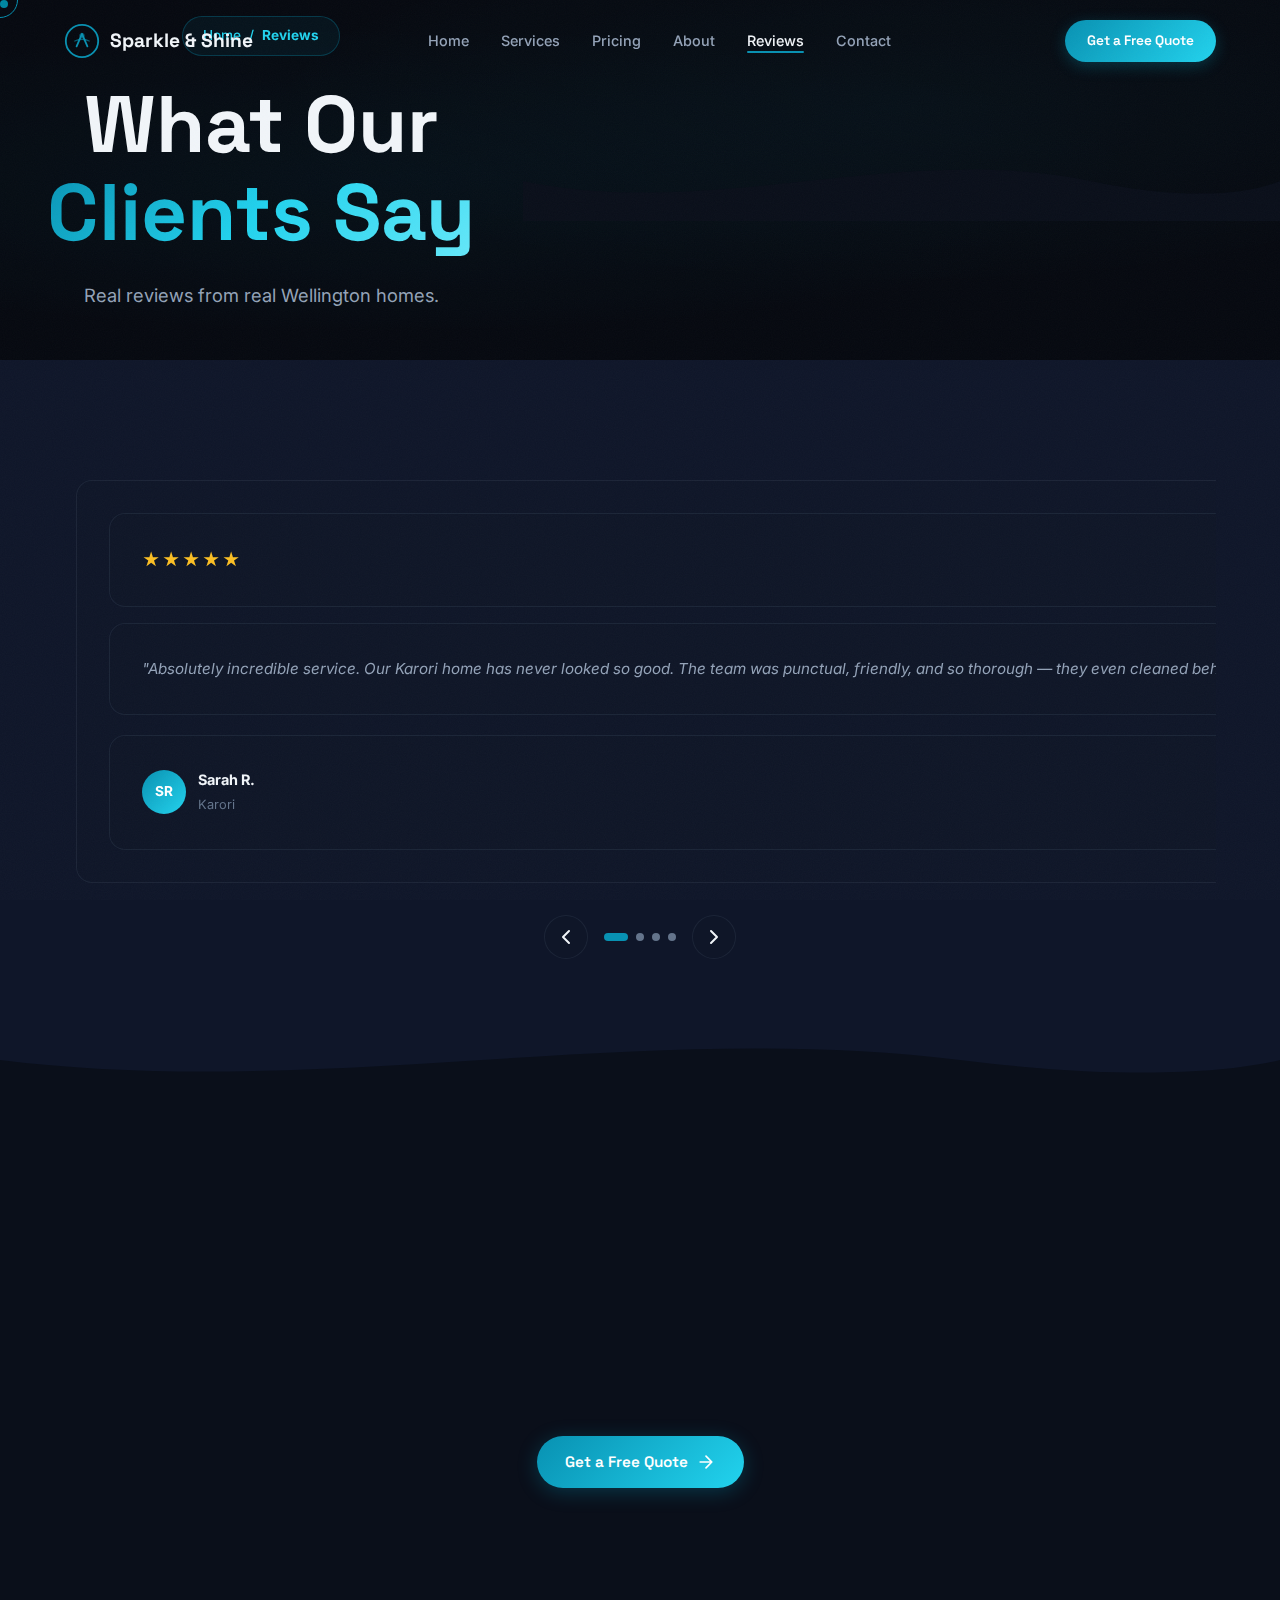
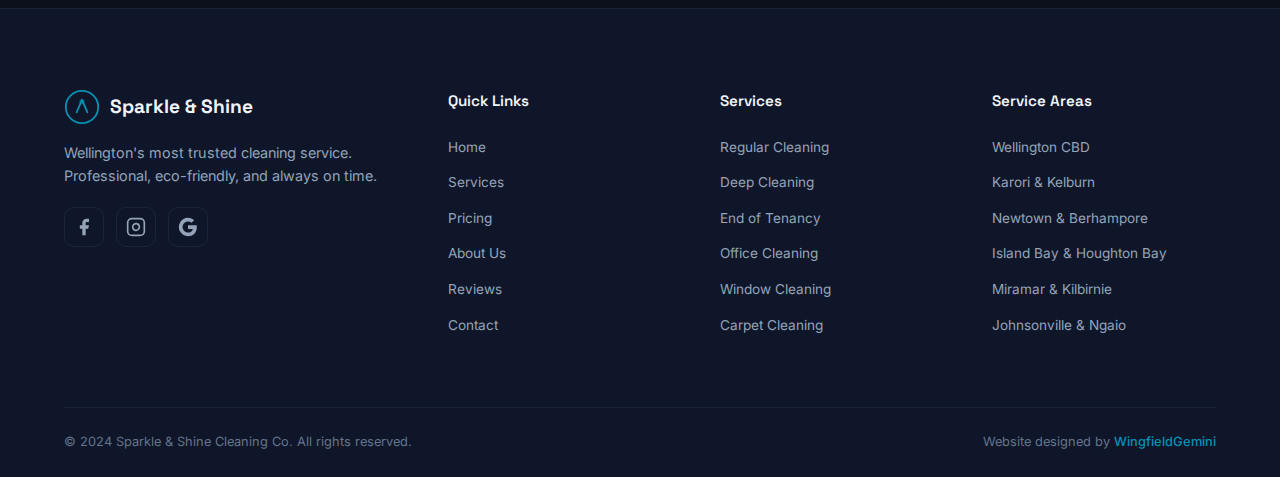
<file: reviews.html>
<!DOCTYPE html>
<html lang="en">
<head>
    <meta charset="UTF-8">
    <meta name="viewport" content="width=device-width, initial-scale=1.0">
    <title>Reviews — Sparkle & Shine Cleaning Co.</title>
    <meta name="description" content="Read real reviews from Wellington homes and businesses. See why Sparkle & Shine has a 4.9★ rating.">
    <link rel="preconnect" href="https://fonts.googleapis.com">
    <link rel="preconnect" href="https://fonts.gstatic.com" crossorigin>
    <link href="https://fonts.googleapis.com/css2?family=Inter:wght@300;400;500;600;700&family=Space+Grotesk:wght@400;500;600;700&display=swap" rel="stylesheet">
    <link rel="stylesheet" href="styles.css">
</head>
<body>
    <div class="cursor" id="cursor"></div>
    <div class="cursor-follower" id="cursorFollower"></div>
    <div class="grain-overlay"></div>

    <!-- ========== NAVIGATION ========== -->
    <nav class="navbar" id="navbar">
        <div class="nav-container">
            <a href="index.html" class="nav-logo">
                <div class="logo-icon">
                    <svg viewBox="0 0 40 40" fill="none" xmlns="http://www.w3.org/2000/svg">
                        <circle cx="20" cy="20" r="18" stroke="#0891B2" stroke-width="2"/>
                        <path d="M14 26L20 12L26 26" stroke="#0891B2" stroke-width="2" stroke-linecap="round" stroke-linejoin="round"/>
                        <circle cx="20" cy="14" r="3" fill="#0891B2" opacity="0.5"/>
                        <path d="M12 20C12 20 16 18 20 18C24 18 28 20 28 20" stroke="#0891B2" stroke-width="1.5" stroke-linecap="round" opacity="0.6"/>
                    </svg>
                </div>
                <span class="logo-text">Sparkle & Shine</span>
            </a>
            <ul class="nav-menu" id="navMenu">
                <li><a href="index.html" class="nav-link">Home</a></li>
                <li><a href="services.html" class="nav-link">Services</a></li>
                <li><a href="pricing.html" class="nav-link">Pricing</a></li>
                <li><a href="about.html" class="nav-link">About</a></li>
                <li><a href="reviews.html" class="nav-link active">Reviews</a></li>
                <li><a href="contact.html" class="nav-link">Contact</a></li>
            </ul>
            <a href="contact.html" class="nav-cta">Get a Free Quote</a>
            <button class="hamburger" id="hamburger" aria-label="Toggle menu">
                <span></span>
                <span></span>
                <span></span>
            </button>
        </div>
    </nav>

    <!-- ========== PAGE HEADER ========== -->
    <section class="hero" id="home" style="min-height: 40vh;">
        <div class="hero-content">
            <nav class="hero-badge reveal" aria-label="Breadcrumb">
                <a href="index.html" style="color: inherit; text-decoration: none;">Home</a> / <strong>Reviews</strong>
            </nav>
            <h1 class="hero-title">
                <span class="title-line reveal">What Our <span class="gradient-text">Clients Say</span></span>
            </h1>
            <p class="hero-subtitle reveal">Real reviews from real Wellington homes.</p>
        </div>
        <div class="section-divider">
            <svg viewBox="0 0 1440 120" preserveAspectRatio="none">
                <path d="M0,60 C360,120 720,0 1080,60 C1260,90 1380,80 1440,60 L1440,120 L0,120 Z" fill="var(--bg-primary)"/>
            </svg>
        </div>
    </section>

    <!-- ========== ALL REVIEWS ========== -->
    <section class="reviews" id="reviews">
        <div class="container">
            <div class="reviews-carousel reveal">
                <div class="reviews-track" id="reviewsTrack">
                    <div class="review-card">
                        <div class="review-stars">★★★★★</div>
                        <p class="review-text">"Absolutely incredible service. Our Karori home has never looked so good. The team was punctual, friendly, and so thorough — they even cleaned behind the fridge!"</p>
                        <div class="review-author">
                            <div class="author-avatar">SR</div>
                            <div>
                                <strong>Sarah R.</strong>
                                <span>Karori</span>
                            </div>
                        </div>
                    </div>
                    <div class="review-card">
                        <div class="review-stars">★★★★★</div>
                        <p class="review-text">"We use Sparkle & Shine for our office in the CBD every week. The team is reliable, professional, and our workspace always feels fresh. Highly recommend for any business."</p>
                        <div class="review-author">
                            <div class="author-avatar">MK</div>
                            <div>
                                <strong>Mike K.</strong>
                                <span>Wellington CBD</span>
                            </div>
                        </div>
                    </div>
                    <div class="review-card">
                        <div class="review-stars">★★★★★</div>
                        <p class="review-text">"Booked an end-of-tenancy clean for our Newtown flat — got our full bond back, no questions asked. The property manager was genuinely impressed. Worth every cent!"</p>
                        <div class="review-author">
                            <div class="author-avatar">LT</div>
                            <div>
                                <strong>Lisa T.</strong>
                                <span>Newtown</span>
                            </div>
                        </div>
                    </div>
                    <div class="review-card">
                        <div class="review-stars">★★★★★</div>
                        <p class="review-text">"I've tried three different cleaning services in Wellington. Sparkle & Shine is the only one I've stuck with. Consistent quality, eco-friendly products, and they genuinely care."</p>
                        <div class="review-author">
                            <div class="author-avatar">JW</div>
                            <div>
                                <strong>James W.</strong>
                                <span>Kelburn</span>
                            </div>
                        </div>
                    </div>
                    <div class="review-card">
                        <div class="review-stars">★★★★★</div>
                        <p class="review-text">"As a busy mum of three in Island Bay, this service has been a game-changer. Coming home to a perfectly clean house every fortnight is pure bliss. The kids' rooms are actually tidy!"</p>
                        <div class="review-author">
                            <div class="author-avatar">AP</div>
                            <div>
                                <strong>Amanda P.</strong>
                                <span>Island Bay</span>
                            </div>
                        </div>
                    </div>
                    <div class="review-card">
                        <div class="review-stars">★★★★★</div>
                        <p class="review-text">"Moved into a new place in Miramar and booked a move-in clean. The team transformed it — it felt brand new. I love that they use eco-friendly products too. Kia ora for the amazing work!"</p>
                        <div class="review-author">
                            <div class="author-avatar">DN</div>
                            <div>
                                <strong>David N.</strong>
                                <span>Miramar</span>
                            </div>
                        </div>
                    </div>
                </div>
                <div class="carousel-controls">
                    <button class="carousel-btn prev" id="prevBtn" aria-label="Previous review">
                        <svg width="24" height="24" viewBox="0 0 24 24" fill="none" stroke="currentColor" stroke-width="2" stroke-linecap="round" stroke-linejoin="round"><polyline points="15 18 9 12 15 6"/></svg>
                    </button>
                    <div class="carousel-dots" id="carouselDots"></div>
                    <button class="carousel-btn next" id="nextBtn" aria-label="Next review">
                        <svg width="24" height="24" viewBox="0 0 24 24" fill="none" stroke="currentColor" stroke-width="2" stroke-linecap="round" stroke-linejoin="round"><polyline points="9 18 15 12 9 6"/></svg>
                    </button>
                </div>
            </div>
        </div>
        <div class="section-divider">
            <svg viewBox="0 0 1440 120" preserveAspectRatio="none">
                <path d="M0,60 C360,120 720,0 1080,60 C1260,90 1380,80 1440,60 L1440,120 L0,120 Z" fill="var(--bg-primary)"/>
            </svg>
        </div>
    </section>

    <!-- ========== CTA ========== -->
    <section class="contact">
        <div class="container">
            <div class="section-header">
                <span class="section-tag reveal">Join Them</span>
                <h2 class="section-title reveal">Ready for Your <span class="gradient-text">Sparkling Clean?</span></h2>
                <p class="section-desc reveal">Join 2,500+ happy Wellington homes. Get your free quote today.</p>
            </div>
            <div style="text-align: center;">
                <a href="contact.html" class="btn btn-primary">
                    <span>Get a Free Quote</span>
                    <svg width="20" height="20" viewBox="0 0 24 24" fill="none" stroke="currentColor" stroke-width="2" stroke-linecap="round" stroke-linejoin="round"><path d="M5 12h14M12 5l7 7-7 7"/></svg>
                </a>
            </div>
        </div>
    </section>

    <!-- ========== FOOTER ========== -->
    <footer class="footer">
        <div class="container">
            <div class="footer-grid">
                <div class="footer-brand">
                    <a href="index.html" class="nav-logo">
                        <div class="logo-icon">
                            <svg viewBox="0 0 40 40" fill="none" xmlns="http://www.w3.org/2000/svg">
                                <circle cx="20" cy="20" r="18" stroke="#0891B2" stroke-width="2"/>
                                <path d="M14 26L20 12L26 26" stroke="#0891B2" stroke-width="2" stroke-linecap="round" stroke-linejoin="round"/>
                                <circle cx="20" cy="14" r="3" fill="#0891B2" opacity="0.5"/>
                            </svg>
                        </div>
                        <span class="logo-text">Sparkle & Shine</span>
                    </a>
                    <p>Wellington's most trusted cleaning service. Professional, eco-friendly, and always on time.</p>
                    <div class="footer-social">
                        <a href="#" aria-label="Facebook"><svg viewBox="0 0 24 24" fill="currentColor" width="20" height="20"><path d="M18 2h-3a5 5 0 00-5 5v3H7v4h3v8h4v-8h3l1-4h-4V7a1 1 0 011-1h3z"/></svg></a>
                        <a href="#" aria-label="Instagram"><svg viewBox="0 0 24 24" fill="none" stroke="currentColor" stroke-width="2" width="20" height="20"><rect x="2" y="2" width="20" height="20" rx="5"/><path d="M16 11.37A4 4 0 1112.63 8 4 4 0 0116 11.37z"/><line x1="17.5" y1="6.5" x2="17.51" y2="6.5"/></svg></a>
                        <a href="#" aria-label="Google"><svg viewBox="0 0 24 24" fill="currentColor" width="20" height="20"><path d="M22.56 12.25c0-.78-.07-1.53-.2-2.25H12v4.26h5.92a5.06 5.06 0 01-2.2 3.32v2.77h3.57c2.08-1.92 3.28-4.74 3.28-8.1z"/><path d="M12 23c2.97 0 5.46-.98 7.28-2.66l-3.57-2.77c-.98.66-2.23 1.06-3.71 1.06-2.86 0-5.29-1.93-6.16-4.53H2.18v2.84C3.99 20.53 7.7 23 12 23z"/><path d="M5.84 14.09c-.22-.66-.35-1.36-.35-2.09s.13-1.43.35-2.09V7.07H2.18C1.43 8.55 1 10.22 1 12s.43 3.45 1.18 4.93l2.85-2.22.81-.62z"/><path d="M12 5.38c1.62 0 3.06.56 4.21 1.64l3.15-3.15C17.45 2.09 14.97 1 12 1 7.7 1 3.99 3.47 2.18 7.07l3.66 2.84c.87-2.6 3.3-4.53 6.16-4.53z"/></svg></a>
                    </div>
                </div>
                <div class="footer-links">
                    <h4>Quick Links</h4>
                    <ul>
                        <li><a href="index.html">Home</a></li>
                        <li><a href="services.html">Services</a></li>
                        <li><a href="pricing.html">Pricing</a></li>
                        <li><a href="about.html">About Us</a></li>
                        <li><a href="reviews.html">Reviews</a></li>
                        <li><a href="contact.html">Contact</a></li>
                    </ul>
                </div>
                <div class="footer-links">
                    <h4>Services</h4>
                    <ul>
                        <li><a href="services.html">Regular Cleaning</a></li>
                        <li><a href="services.html">Deep Cleaning</a></li>
                        <li><a href="services.html">End of Tenancy</a></li>
                        <li><a href="services.html">Office Cleaning</a></li>
                        <li><a href="services.html">Window Cleaning</a></li>
                        <li><a href="services.html">Carpet Cleaning</a></li>
                    </ul>
                </div>
                <div class="footer-links">
                    <h4>Service Areas</h4>
                    <ul>
                        <li><a href="contact.html">Wellington CBD</a></li>
                        <li><a href="contact.html">Karori & Kelburn</a></li>
                        <li><a href="contact.html">Newtown & Berhampore</a></li>
                        <li><a href="contact.html">Island Bay & Houghton Bay</a></li>
                        <li><a href="contact.html">Miramar & Kilbirnie</a></li>
                        <li><a href="contact.html">Johnsonville & Ngaio</a></li>
                    </ul>
                </div>
            </div>
            <div class="footer-bottom">
                <p>&copy; 2024 Sparkle & Shine Cleaning Co. All rights reserved.</p>
                <p class="footer-credit">Website designed by <a href="https://wingfieldgemini.github.io" target="_blank" rel="noopener">WingfieldGemini</a></p>
            </div>
        </div>
    </footer>

    <script src="script.js"></script>
</body>
</html>
</file>
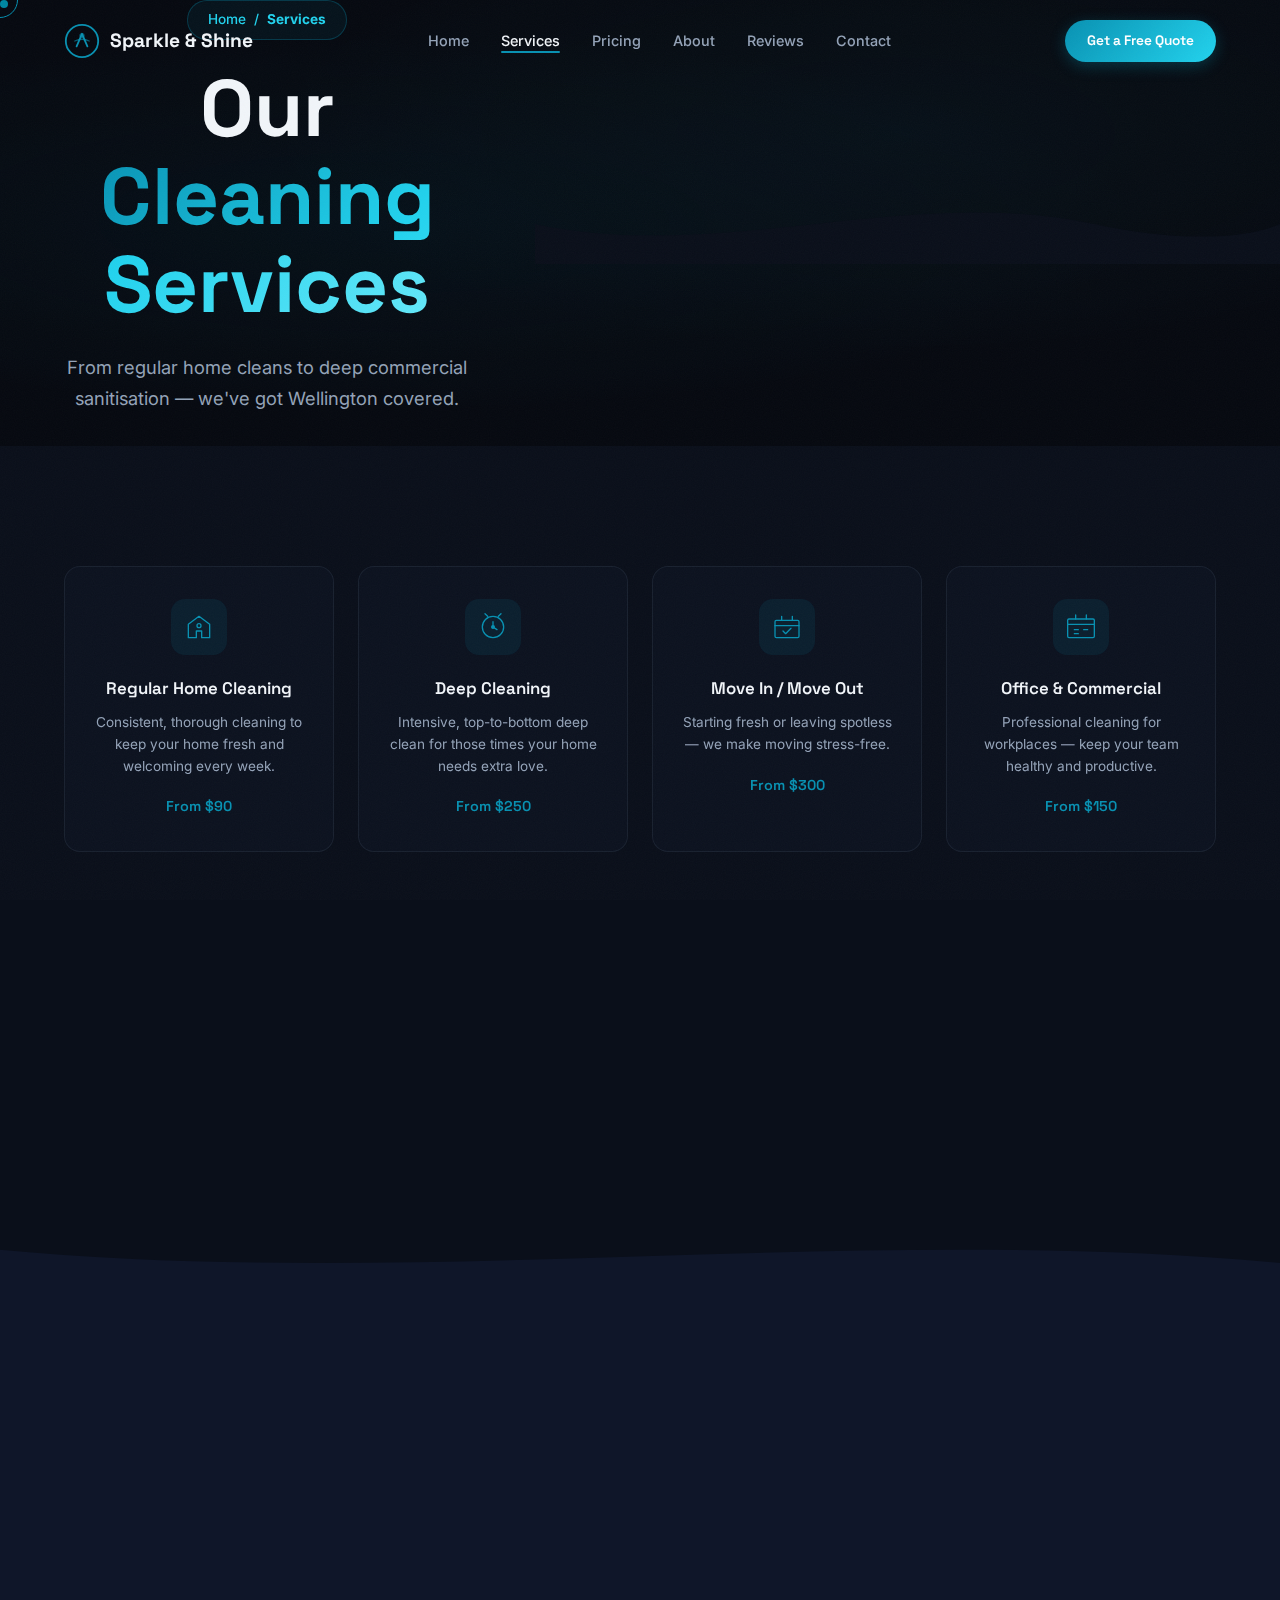
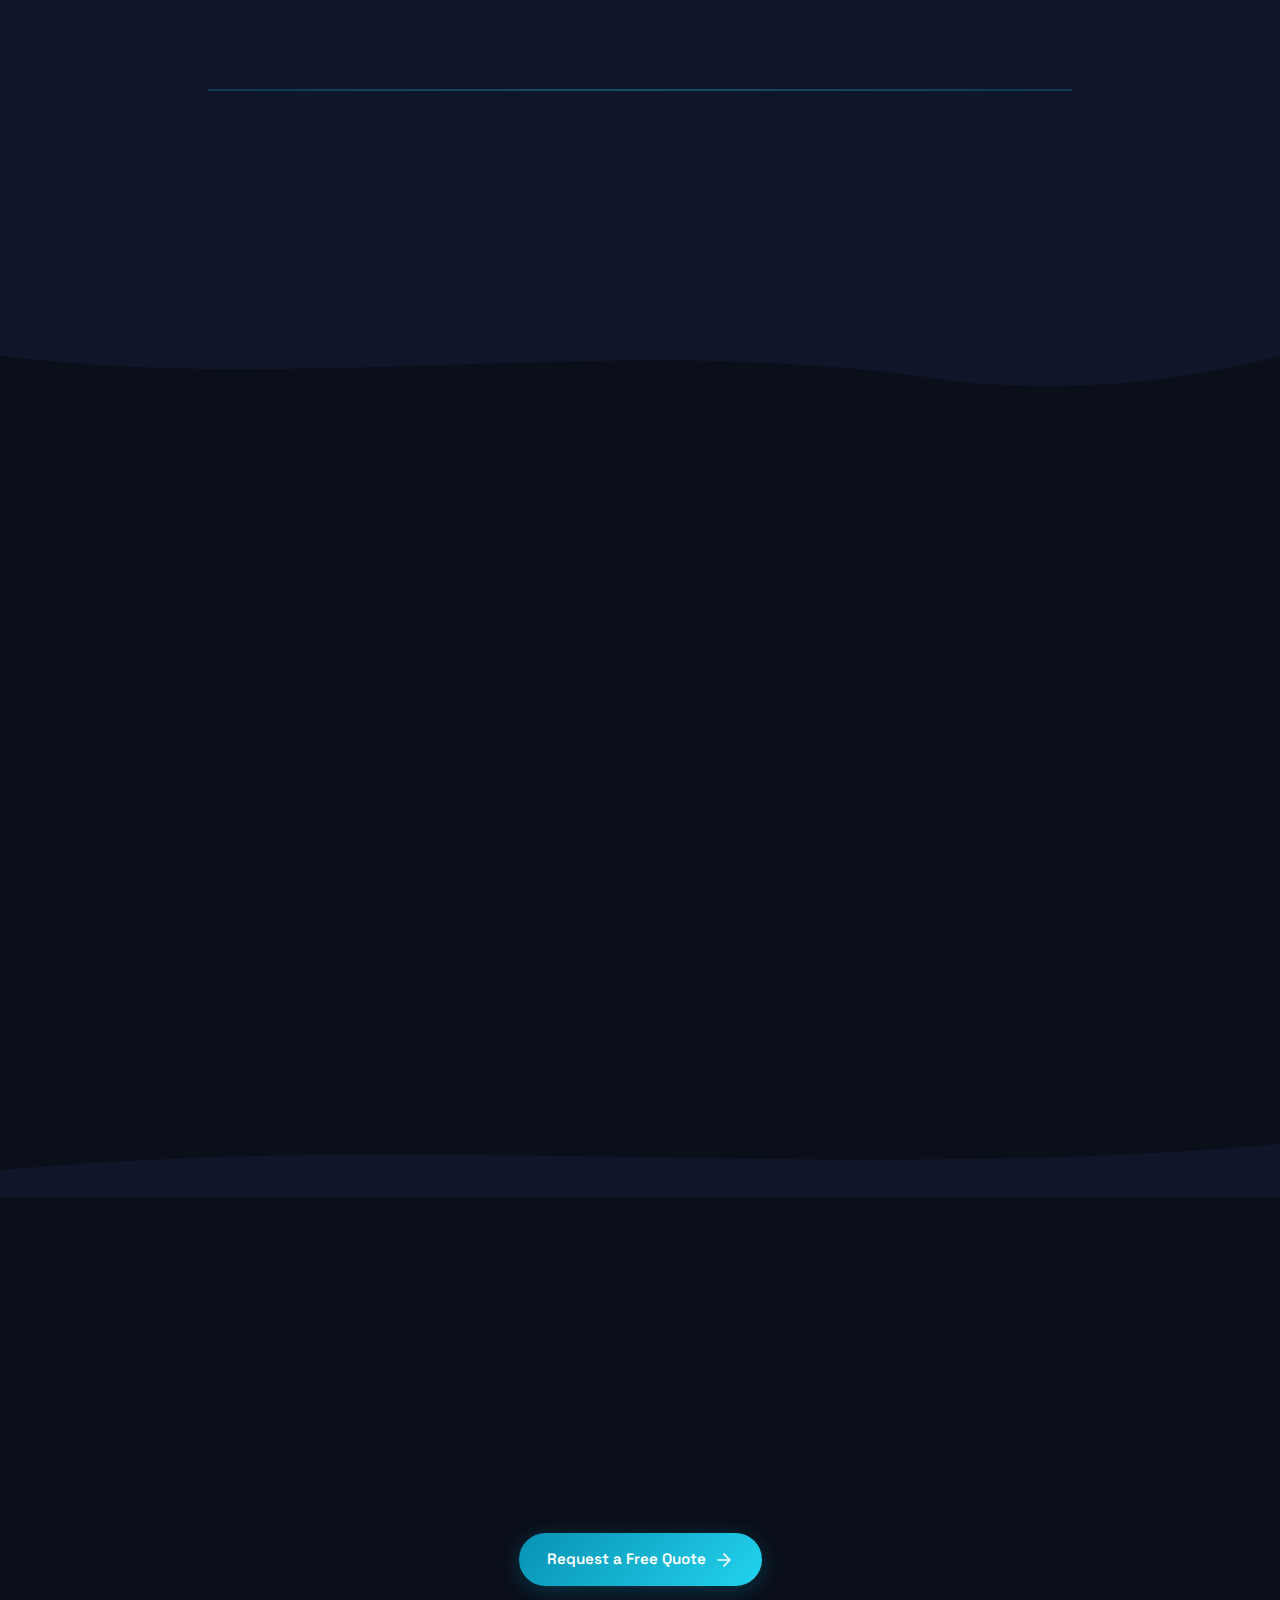
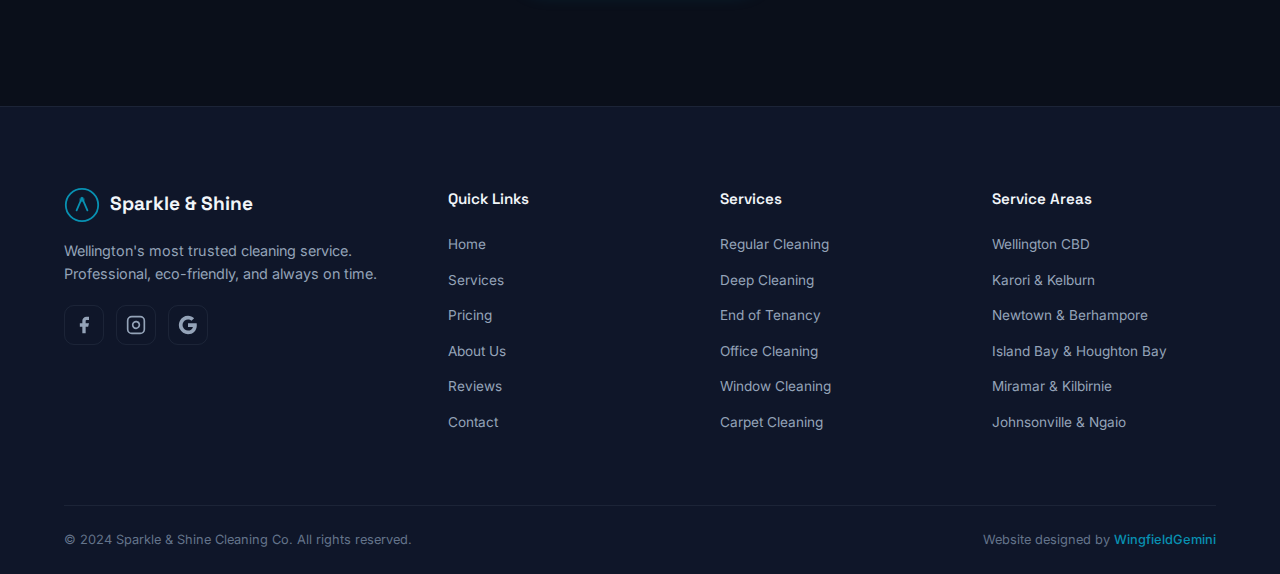
<file: services.html>
<!DOCTYPE html>
<html lang="en">
<head>
    <meta charset="UTF-8">
    <meta name="viewport" content="width=device-width, initial-scale=1.0">
    <title>Our Services — Sparkle & Shine Cleaning Co.</title>
    <meta name="description" content="Explore our full range of professional cleaning services in Wellington — regular home cleaning, deep cleaning, end of tenancy, office cleaning, and more.">
    <link rel="preconnect" href="https://fonts.googleapis.com">
    <link rel="preconnect" href="https://fonts.gstatic.com" crossorigin>
    <link href="https://fonts.googleapis.com/css2?family=Inter:wght@300;400;500;600;700&family=Space+Grotesk:wght@400;500;600;700&display=swap" rel="stylesheet">
    <link rel="stylesheet" href="styles.css">
</head>
<body>
    <div class="cursor" id="cursor"></div>
    <div class="cursor-follower" id="cursorFollower"></div>
    <div class="grain-overlay"></div>

    <!-- ========== NAVIGATION ========== -->
    <nav class="navbar" id="navbar">
        <div class="nav-container">
            <a href="index.html" class="nav-logo">
                <div class="logo-icon">
                    <svg viewBox="0 0 40 40" fill="none" xmlns="http://www.w3.org/2000/svg">
                        <circle cx="20" cy="20" r="18" stroke="#0891B2" stroke-width="2"/>
                        <path d="M14 26L20 12L26 26" stroke="#0891B2" stroke-width="2" stroke-linecap="round" stroke-linejoin="round"/>
                        <circle cx="20" cy="14" r="3" fill="#0891B2" opacity="0.5"/>
                        <path d="M12 20C12 20 16 18 20 18C24 18 28 20 28 20" stroke="#0891B2" stroke-width="1.5" stroke-linecap="round" opacity="0.6"/>
                    </svg>
                </div>
                <span class="logo-text">Sparkle & Shine</span>
            </a>
            <ul class="nav-menu" id="navMenu">
                <li><a href="index.html" class="nav-link">Home</a></li>
                <li><a href="services.html" class="nav-link active">Services</a></li>
                <li><a href="pricing.html" class="nav-link">Pricing</a></li>
                <li><a href="about.html" class="nav-link">About</a></li>
                <li><a href="reviews.html" class="nav-link">Reviews</a></li>
                <li><a href="contact.html" class="nav-link">Contact</a></li>
            </ul>
            <a href="contact.html" class="nav-cta">Get a Free Quote</a>
            <button class="hamburger" id="hamburger" aria-label="Toggle menu">
                <span></span>
                <span></span>
                <span></span>
            </button>
        </div>
    </nav>

    <!-- ========== PAGE HEADER ========== -->
    <section class="hero" id="home" style="min-height: 40vh;">
        <div class="hero-content">
            <nav class="hero-badge reveal" aria-label="Breadcrumb">
                <a href="index.html" style="color: inherit; text-decoration: none;">Home</a> / <strong>Services</strong>
            </nav>
            <h1 class="hero-title">
                <span class="title-line reveal">Our <span class="gradient-text">Cleaning Services</span></span>
            </h1>
            <p class="hero-subtitle reveal">From regular home cleans to deep commercial sanitisation — we've got Wellington covered.</p>
        </div>
        <div class="section-divider">
            <svg viewBox="0 0 1440 120" preserveAspectRatio="none">
                <path d="M0,60 C360,120 720,0 1080,60 C1260,90 1380,80 1440,60 L1440,120 L0,120 Z" fill="var(--bg-primary)"/>
            </svg>
        </div>
    </section>

    <!-- ========== ALL SERVICES ========== -->
    <section class="services" id="services">
        <div class="container">
            <div class="services-grid">
                <div class="service-card reveal">
                    <div class="service-icon">
                        <svg viewBox="0 0 48 48" fill="none" stroke="#0891B2" stroke-width="2" stroke-linecap="round" stroke-linejoin="round">
                            <path d="M8 40V20L24 8L40 20V40H28V30H20V40H8Z"/>
                            <circle cx="24" cy="22" r="3"/>
                        </svg>
                    </div>
                    <h3>Regular Home Cleaning</h3>
                    <p>Consistent, thorough cleaning to keep your home fresh and welcoming every week.</p>
                    <span class="service-price">From $90</span>
                </div>
                <div class="service-card reveal">
                    <div class="service-icon">
                        <svg viewBox="0 0 48 48" fill="none" stroke="#0891B2" stroke-width="2" stroke-linecap="round" stroke-linejoin="round">
                            <circle cx="24" cy="24" r="16"/>
                            <path d="M24 16V24L30 28"/>
                            <path d="M16 8L12 4M32 8L36 4"/>
                            <circle cx="24" cy="24" r="2" fill="#0891B2"/>
                        </svg>
                    </div>
                    <h3>Deep Cleaning</h3>
                    <p>Intensive, top-to-bottom deep clean for those times your home needs extra love.</p>
                    <span class="service-price">From $250</span>
                </div>
                <div class="service-card reveal">
                    <div class="service-icon">
                        <svg viewBox="0 0 48 48" fill="none" stroke="#0891B2" stroke-width="2" stroke-linecap="round" stroke-linejoin="round">
                            <rect x="6" y="14" width="36" height="26" rx="2"/>
                            <path d="M6 22H42"/>
                            <path d="M16 8V14M32 8V14"/>
                            <path d="M18 30L22 34L30 26"/>
                        </svg>
                    </div>
                    <h3>Move In / Move Out</h3>
                    <p>Starting fresh or leaving spotless — we make moving stress-free.</p>
                    <span class="service-price">From $300</span>
                </div>
                <div class="service-card reveal">
                    <div class="service-icon">
                        <svg viewBox="0 0 48 48" fill="none" stroke="#0891B2" stroke-width="2" stroke-linecap="round" stroke-linejoin="round">
                            <rect x="4" y="12" width="40" height="28" rx="2"/>
                            <path d="M4 20H44"/>
                            <path d="M16 6V12M32 6V12"/>
                            <path d="M14 28H20M28 28H34M14 34H20"/>
                        </svg>
                    </div>
                    <h3>Office & Commercial</h3>
                    <p>Professional cleaning for workplaces — keep your team healthy and productive.</p>
                    <span class="service-price">From $150</span>
                </div>
                <div class="service-card reveal">
                    <div class="service-icon">
                        <svg viewBox="0 0 48 48" fill="none" stroke="#0891B2" stroke-width="2" stroke-linecap="round" stroke-linejoin="round">
                            <path d="M12 40V24L24 14L36 24V40"/>
                            <path d="M4 40H44"/>
                            <path d="M20 40V32H28V40"/>
                            <path d="M18 18L14 14M30 18L34 14"/>
                            <circle cx="38" cy="10" r="4" fill="#0891B2" opacity="0.3"/>
                        </svg>
                    </div>
                    <h3>End of Tenancy</h3>
                    <p>Get your full bond back with our meticulous end-of-tenancy clean — guaranteed.</p>
                    <span class="service-price">From $350</span>
                </div>
                <div class="service-card reveal">
                    <div class="service-icon">
                        <svg viewBox="0 0 48 48" fill="none" stroke="#0891B2" stroke-width="2" stroke-linecap="round" stroke-linejoin="round">
                            <circle cx="24" cy="24" r="10"/>
                            <path d="M24 4V10M24 38V44M4 24H10M38 24H44"/>
                            <path d="M10 10L14 14M34 34L38 38M38 10L34 14M14 34L10 38"/>
                        </svg>
                    </div>
                    <h3>Spring Cleaning</h3>
                    <p>Seasonal refresh for your entire home — out with the old, in with the sparkle.</p>
                    <span class="service-price">From $280</span>
                </div>
                <div class="service-card reveal">
                    <div class="service-icon">
                        <svg viewBox="0 0 48 48" fill="none" stroke="#0891B2" stroke-width="2" stroke-linecap="round" stroke-linejoin="round">
                            <rect x="8" y="6" width="32" height="36" rx="2"/>
                            <line x1="16" y1="6" x2="16" y2="42"/>
                            <line x1="32" y1="6" x2="32" y2="42"/>
                            <line x1="8" y1="18" x2="40" y2="18"/>
                            <line x1="8" y1="30" x2="40" y2="30"/>
                        </svg>
                    </div>
                    <h3>Window Cleaning</h3>
                    <p>Crystal-clear windows inside and out — let the Wellington sunshine in.</p>
                    <span class="service-price">From $120</span>
                </div>
                <div class="service-card reveal">
                    <div class="service-icon">
                        <svg viewBox="0 0 48 48" fill="none" stroke="#0891B2" stroke-width="2" stroke-linecap="round" stroke-linejoin="round">
                            <rect x="4" y="28" width="40" height="12" rx="3"/>
                            <path d="M8 28V20C8 16 12 12 24 12C36 12 40 16 40 20V28"/>
                            <path d="M18 12C18 8 20 6 24 6C28 6 30 8 30 12"/>
                            <line x1="16" y1="34" x2="32" y2="34"/>
                        </svg>
                    </div>
                    <h3>Carpet & Upholstery</h3>
                    <p>Professional steam cleaning to revitalise your carpets, sofas, and soft furnishings.</p>
                    <span class="service-price">From $180</span>
                </div>
            </div>
        </div>
        <div class="section-divider">
            <svg viewBox="0 0 1440 120" preserveAspectRatio="none">
                <path d="M0,40 C480,100 960,0 1440,60 L1440,120 L0,120 Z" fill="var(--bg-secondary)"/>
            </svg>
        </div>
    </section>

    <!-- ========== HOW IT WORKS ========== -->
    <section class="process">
        <div class="container">
            <div class="section-header">
                <span class="section-tag reveal">Easy as 1-2-3-4</span>
                <h2 class="section-title reveal">How It <span class="gradient-text">Works</span></h2>
                <p class="section-desc reveal">Getting your home cleaned has never been simpler.</p>
            </div>
            <div class="process-steps">
                <div class="process-line"></div>
                <div class="process-step reveal">
                    <div class="step-number">01</div>
                    <div class="step-icon">
                        <svg viewBox="0 0 48 48" fill="none" stroke="#0891B2" stroke-width="2" stroke-linecap="round"><path d="M8 8H40V40H8Z"/><path d="M14 18H34M14 24H28M14 30H32"/></svg>
                    </div>
                    <h3>Get a Quote</h3>
                    <p>Tell us about your space and we'll give you a transparent price — no surprises.</p>
                </div>
                <div class="process-step reveal">
                    <div class="step-number">02</div>
                    <div class="step-icon">
                        <svg viewBox="0 0 48 48" fill="none" stroke="#0891B2" stroke-width="2" stroke-linecap="round"><rect x="8" y="8" width="32" height="32" rx="4"/><path d="M8 18H40"/><path d="M18 8V18M30 8V18"/><circle cx="24" cy="30" r="4"/></svg>
                    </div>
                    <h3>Book Your Clean</h3>
                    <p>Pick a date and time that works for you — we're flexible around your schedule.</p>
                </div>
                <div class="process-step reveal">
                    <div class="step-number">03</div>
                    <div class="step-icon">
                        <svg viewBox="0 0 48 48" fill="none" stroke="#0891B2" stroke-width="2" stroke-linecap="round"><circle cx="24" cy="20" r="8"/><path d="M10 42C10 34 16 28 24 28C32 28 38 34 38 42"/><path d="M30 18L34 14"/><path d="M36 20L40 18"/></svg>
                    </div>
                    <h3>We Clean</h3>
                    <p>Our team arrives on time, every time — professional, friendly, and thorough.</p>
                </div>
                <div class="process-step reveal">
                    <div class="step-number">04</div>
                    <div class="step-icon">
                        <svg viewBox="0 0 48 48" fill="none" stroke="#0891B2" stroke-width="2" stroke-linecap="round"><path d="M24 6L28 14L38 16L30 24L32 34L24 30L16 34L18 24L10 16L20 14L24 6Z"/></svg>
                    </div>
                    <h3>You Relax</h3>
                    <p>Come home to a sparkling space — put your feet up, you've earned it.</p>
                </div>
            </div>
        </div>
        <div class="section-divider">
            <svg viewBox="0 0 1440 120" preserveAspectRatio="none">
                <path d="M0,40 C360,100 720,0 1080,80 C1260,100 1380,60 1440,40 L1440,120 L0,120 Z" fill="var(--bg-primary)"/>
            </svg>
        </div>
    </section>

    <!-- ========== BEFORE & AFTER ========== -->
    <section class="before-after">
        <div class="container">
            <div class="section-header">
                <span class="section-tag reveal">The Difference</span>
                <h2 class="section-title reveal">Before & <span class="gradient-text">After</span></h2>
                <p class="section-desc reveal">See the transformation our team delivers — every single time.</p>
            </div>
            <div class="ba-grid">
                <div class="ba-card reveal">
                    <div class="ba-comparison">
                        <div class="ba-side ba-before">
                            <div class="ba-label">Before</div>
                            <div class="ba-placeholder">
                                <svg viewBox="0 0 80 80" fill="none" stroke="rgba(255,255,255,0.2)" stroke-width="1.5"><rect x="10" y="10" width="60" height="60" rx="4"/><path d="M10 50L30 30L50 50L70 30"/><circle cx="55" cy="25" r="6"/></svg>
                            </div>
                        </div>
                        <div class="ba-side ba-after">
                            <div class="ba-label">After</div>
                            <div class="ba-placeholder sparkle">
                                <svg viewBox="0 0 80 80" fill="none" stroke="rgba(8,145,178,0.4)" stroke-width="1.5"><rect x="10" y="10" width="60" height="60" rx="4"/><path d="M10 50L30 30L50 50L70 30"/><circle cx="55" cy="25" r="6"/></svg>
                            </div>
                        </div>
                    </div>
                    <h4>Kitchen Deep Clean</h4>
                    <p>From grease-covered surfaces to sparkling countertops</p>
                </div>
                <div class="ba-card reveal">
                    <div class="ba-comparison">
                        <div class="ba-side ba-before">
                            <div class="ba-label">Before</div>
                            <div class="ba-placeholder">
                                <svg viewBox="0 0 80 80" fill="none" stroke="rgba(255,255,255,0.2)" stroke-width="1.5"><rect x="10" y="10" width="60" height="60" rx="4"/><path d="M10 50L30 30L50 50L70 30"/><circle cx="55" cy="25" r="6"/></svg>
                            </div>
                        </div>
                        <div class="ba-side ba-after">
                            <div class="ba-label">After</div>
                            <div class="ba-placeholder sparkle">
                                <svg viewBox="0 0 80 80" fill="none" stroke="rgba(8,145,178,0.4)" stroke-width="1.5"><rect x="10" y="10" width="60" height="60" rx="4"/><path d="M10 50L30 30L50 50L70 30"/><circle cx="55" cy="25" r="6"/></svg>
                            </div>
                        </div>
                    </div>
                    <h4>Bathroom Restoration</h4>
                    <p>Mould and grime gone — gleaming tiles and fixtures</p>
                </div>
                <div class="ba-card reveal">
                    <div class="ba-comparison">
                        <div class="ba-side ba-before">
                            <div class="ba-label">Before</div>
                            <div class="ba-placeholder">
                                <svg viewBox="0 0 80 80" fill="none" stroke="rgba(255,255,255,0.2)" stroke-width="1.5"><rect x="10" y="10" width="60" height="60" rx="4"/><path d="M10 50L30 30L50 50L70 30"/><circle cx="55" cy="25" r="6"/></svg>
                            </div>
                        </div>
                        <div class="ba-side ba-after">
                            <div class="ba-label">After</div>
                            <div class="ba-placeholder sparkle">
                                <svg viewBox="0 0 80 80" fill="none" stroke="rgba(8,145,178,0.4)" stroke-width="1.5"><rect x="10" y="10" width="60" height="60" rx="4"/><path d="M10 50L30 30L50 50L70 30"/><circle cx="55" cy="25" r="6"/></svg>
                            </div>
                        </div>
                    </div>
                    <h4>End of Tenancy</h4>
                    <p>Bond-back guaranteed — landlord-approved results</p>
                </div>
            </div>
        </div>
        <div class="section-divider">
            <svg viewBox="0 0 1440 120" preserveAspectRatio="none">
                <path d="M0,80 C480,20 960,100 1440,40 L1440,120 L0,120 Z" fill="var(--bg-secondary)"/>
            </svg>
        </div>
    </section>

    <!-- ========== CTA ========== -->
    <section class="contact">
        <div class="container">
            <div class="section-header">
                <span class="section-tag reveal">Ready?</span>
                <h2 class="section-title reveal">Get Your <span class="gradient-text">Free Quote</span> Today</h2>
                <p class="section-desc reveal">Tell us about your space and we'll get back to you within 2 hours.</p>
            </div>
            <div style="text-align: center;">
                <a href="contact.html" class="btn btn-primary">
                    <span>Request a Free Quote</span>
                    <svg width="20" height="20" viewBox="0 0 24 24" fill="none" stroke="currentColor" stroke-width="2" stroke-linecap="round" stroke-linejoin="round"><path d="M5 12h14M12 5l7 7-7 7"/></svg>
                </a>
            </div>
        </div>
    </section>

    <!-- ========== FOOTER ========== -->
    <footer class="footer">
        <div class="container">
            <div class="footer-grid">
                <div class="footer-brand">
                    <a href="index.html" class="nav-logo">
                        <div class="logo-icon">
                            <svg viewBox="0 0 40 40" fill="none" xmlns="http://www.w3.org/2000/svg">
                                <circle cx="20" cy="20" r="18" stroke="#0891B2" stroke-width="2"/>
                                <path d="M14 26L20 12L26 26" stroke="#0891B2" stroke-width="2" stroke-linecap="round" stroke-linejoin="round"/>
                                <circle cx="20" cy="14" r="3" fill="#0891B2" opacity="0.5"/>
                            </svg>
                        </div>
                        <span class="logo-text">Sparkle & Shine</span>
                    </a>
                    <p>Wellington's most trusted cleaning service. Professional, eco-friendly, and always on time.</p>
                    <div class="footer-social">
                        <a href="#" aria-label="Facebook"><svg viewBox="0 0 24 24" fill="currentColor" width="20" height="20"><path d="M18 2h-3a5 5 0 00-5 5v3H7v4h3v8h4v-8h3l1-4h-4V7a1 1 0 011-1h3z"/></svg></a>
                        <a href="#" aria-label="Instagram"><svg viewBox="0 0 24 24" fill="none" stroke="currentColor" stroke-width="2" width="20" height="20"><rect x="2" y="2" width="20" height="20" rx="5"/><path d="M16 11.37A4 4 0 1112.63 8 4 4 0 0116 11.37z"/><line x1="17.5" y1="6.5" x2="17.51" y2="6.5"/></svg></a>
                        <a href="#" aria-label="Google"><svg viewBox="0 0 24 24" fill="currentColor" width="20" height="20"><path d="M22.56 12.25c0-.78-.07-1.53-.2-2.25H12v4.26h5.92a5.06 5.06 0 01-2.2 3.32v2.77h3.57c2.08-1.92 3.28-4.74 3.28-8.1z"/><path d="M12 23c2.97 0 5.46-.98 7.28-2.66l-3.57-2.77c-.98.66-2.23 1.06-3.71 1.06-2.86 0-5.29-1.93-6.16-4.53H2.18v2.84C3.99 20.53 7.7 23 12 23z"/><path d="M5.84 14.09c-.22-.66-.35-1.36-.35-2.09s.13-1.43.35-2.09V7.07H2.18C1.43 8.55 1 10.22 1 12s.43 3.45 1.18 4.93l2.85-2.22.81-.62z"/><path d="M12 5.38c1.62 0 3.06.56 4.21 1.64l3.15-3.15C17.45 2.09 14.97 1 12 1 7.7 1 3.99 3.47 2.18 7.07l3.66 2.84c.87-2.6 3.3-4.53 6.16-4.53z"/></svg></a>
                    </div>
                </div>
                <div class="footer-links">
                    <h4>Quick Links</h4>
                    <ul>
                        <li><a href="index.html">Home</a></li>
                        <li><a href="services.html">Services</a></li>
                        <li><a href="pricing.html">Pricing</a></li>
                        <li><a href="about.html">About Us</a></li>
                        <li><a href="reviews.html">Reviews</a></li>
                        <li><a href="contact.html">Contact</a></li>
                    </ul>
                </div>
                <div class="footer-links">
                    <h4>Services</h4>
                    <ul>
                        <li><a href="services.html">Regular Cleaning</a></li>
                        <li><a href="services.html">Deep Cleaning</a></li>
                        <li><a href="services.html">End of Tenancy</a></li>
                        <li><a href="services.html">Office Cleaning</a></li>
                        <li><a href="services.html">Window Cleaning</a></li>
                        <li><a href="services.html">Carpet Cleaning</a></li>
                    </ul>
                </div>
                <div class="footer-links">
                    <h4>Service Areas</h4>
                    <ul>
                        <li><a href="contact.html">Wellington CBD</a></li>
                        <li><a href="contact.html">Karori & Kelburn</a></li>
                        <li><a href="contact.html">Newtown & Berhampore</a></li>
                        <li><a href="contact.html">Island Bay & Houghton Bay</a></li>
                        <li><a href="contact.html">Miramar & Kilbirnie</a></li>
                        <li><a href="contact.html">Johnsonville & Ngaio</a></li>
                    </ul>
                </div>
            </div>
            <div class="footer-bottom">
                <p>&copy; 2024 Sparkle & Shine Cleaning Co. All rights reserved.</p>
                <p class="footer-credit">Website designed by <a href="https://wingfieldgemini.github.io" target="_blank" rel="noopener">WingfieldGemini</a></p>
            </div>
        </div>
    </footer>

    <script src="script.js"></script>
</body>
</html>
</file>
<file: styles.css>
/* ============================================
   Sparkle & Shine Cleaning Co. — Styles
   Wellington's Most Trusted Cleaning Service
   ============================================ */

/* ---------- CSS Variables ---------- */
:root {
    --accent: #0891B2;
    --accent-light: #22D3EE;
    --accent-dark: #0E7490;
    --accent-glow: rgba(8, 145, 178, 0.3);
    --accent-glow-strong: rgba(8, 145, 178, 0.6);

    --bg-primary: #0A0F1A;
    --bg-secondary: #0F1629;
    --bg-card: rgba(15, 22, 41, 0.6);
    --bg-glass: rgba(15, 22, 41, 0.4);

    --text-primary: #F1F5F9;
    --text-secondary: #94A3B8;
    --text-muted: #64748B;

    --border: rgba(148, 163, 184, 0.1);
    --border-accent: rgba(8, 145, 178, 0.3);

    --radius: 16px;
    --radius-sm: 8px;
    --radius-lg: 24px;

    --font-body: 'Inter', -apple-system, BlinkMacSystemFont, sans-serif;
    --font-heading: 'Space Grotesk', sans-serif;

    --transition: 0.3s cubic-bezier(0.4, 0, 0.2, 1);
    --transition-slow: 0.6s cubic-bezier(0.4, 0, 0.2, 1);
}

/* ---------- Reset & Base ---------- */
*, *::before, *::after {
    margin: 0;
    padding: 0;
    box-sizing: border-box;
}

html {
    scroll-behavior: smooth;
    scroll-padding-top: 80px;
}

body {
    font-family: var(--font-body);
    background: var(--bg-primary);
    color: var(--text-primary);
    line-height: 1.6;
    overflow-x: hidden;
    cursor: none;
}

a { color: inherit; text-decoration: none; cursor: none; }
button, select, input, textarea { cursor: none; }
img { max-width: 100%; display: block; }
ul { list-style: none; }

.container {
    max-width: 1200px;
    margin: 0 auto;
    padding: 0 24px;
}

/* ---------- Custom Cursor ---------- */
.cursor {
    width: 8px;
    height: 8px;
    background: var(--accent);
    border-radius: 50%;
    position: fixed;
    pointer-events: none;
    z-index: 10000;
    transition: transform 0.1s ease;
    mix-blend-mode: difference;
}

.cursor-follower {
    width: 36px;
    height: 36px;
    border: 1.5px solid var(--accent);
    border-radius: 50%;
    position: fixed;
    pointer-events: none;
    z-index: 9999;
    transition: transform 0.15s ease, width 0.3s ease, height 0.3s ease, border-color 0.3s ease;
    transform: translate(-50%, -50%);
}

.cursor-hover .cursor-follower {
    width: 50px;
    height: 50px;
    border-color: var(--accent-light);
    background: rgba(8, 145, 178, 0.1);
}

/* ---------- Grain Overlay ---------- */
.grain-overlay {
    position: fixed;
    top: 0;
    left: 0;
    width: 100%;
    height: 100%;
    pointer-events: none;
    z-index: 9998;
    opacity: 0.03;
    background-image: url("data:image/svg+xml,%3Csvg viewBox='0 0 256 256' xmlns='http://www.w3.org/2000/svg'%3E%3Cfilter id='noise'%3E%3CfeTurbulence type='fractalNoise' baseFrequency='0.9' numOctaves='4' stitchTiles='stitch'/%3E%3C/filter%3E%3Crect width='100%25' height='100%25' filter='url(%23noise)'/%3E%3C/svg%3E");
    background-repeat: repeat;
    background-size: 256px;
}

/* ---------- Gradient Text ---------- */
.gradient-text {
    background: linear-gradient(135deg, var(--accent) 0%, var(--accent-light) 50%, #67E8F9 100%);
    -webkit-background-clip: text;
    -webkit-text-fill-color: transparent;
    background-clip: text;
}

/* ---------- Section Divider ---------- */
.section-divider {
    position: absolute;
    bottom: -1px;
    left: 0;
    width: 100%;
    line-height: 0;
    z-index: 2;
}
.section-divider svg {
    width: 100%;
    height: 80px;
    display: block;
}

/* ---------- Section Headers ---------- */
.section-header {
    text-align: center;
    margin-bottom: 60px;
}

.section-tag {
    display: inline-block;
    font-family: var(--font-heading);
    font-size: 0.85rem;
    font-weight: 600;
    color: var(--accent);
    text-transform: uppercase;
    letter-spacing: 3px;
    margin-bottom: 16px;
    padding: 6px 16px;
    border: 1px solid var(--border-accent);
    border-radius: 100px;
    background: rgba(8, 145, 178, 0.05);
}

.section-title {
    font-family: var(--font-heading);
    font-size: clamp(2rem, 5vw, 3.2rem);
    font-weight: 700;
    line-height: 1.2;
    margin-bottom: 16px;
}

.section-desc {
    font-size: 1.1rem;
    color: var(--text-secondary);
    max-width: 600px;
    margin: 0 auto;
}

/* ---------- Buttons ---------- */
.btn {
    display: inline-flex;
    align-items: center;
    gap: 8px;
    padding: 14px 28px;
    border-radius: 100px;
    font-family: var(--font-heading);
    font-size: 0.95rem;
    font-weight: 600;
    transition: var(--transition);
    border: none;
    cursor: none;
    position: relative;
    overflow: hidden;
}

.btn-primary {
    background: linear-gradient(135deg, var(--accent), var(--accent-light));
    color: #fff;
    box-shadow: 0 4px 20px var(--accent-glow);
}
.btn-primary:hover {
    transform: translateY(-2px);
    box-shadow: 0 8px 30px var(--accent-glow-strong);
}

.btn-secondary {
    background: var(--bg-glass);
    color: var(--text-primary);
    border: 1px solid var(--border);
    backdrop-filter: blur(10px);
}
.btn-secondary:hover {
    border-color: var(--accent);
    background: rgba(8, 145, 178, 0.1);
    transform: translateY(-2px);
}

.btn-outline {
    background: transparent;
    color: var(--text-primary);
    border: 1.5px solid var(--border);
    padding: 12px 24px;
}
.btn-outline:hover {
    border-color: var(--accent);
    background: rgba(8, 145, 178, 0.1);
    box-shadow: 0 4px 20px var(--accent-glow);
    transform: translateY(-2px);
}

.btn-full { width: 100%; justify-content: center; }

/* ========================================
   NAVIGATION
   ======================================== */
.navbar {
    position: fixed;
    top: 0;
    left: 0;
    width: 100%;
    z-index: 1000;
    padding: 20px 0;
    transition: var(--transition);
}

.navbar.scrolled {
    padding: 12px 0;
    background: rgba(10, 15, 26, 0.8);
    backdrop-filter: blur(20px) saturate(180%);
    border-bottom: 1px solid var(--border);
}

.nav-container {
    max-width: 1200px;
    margin: 0 auto;
    padding: 0 24px;
    display: flex;
    align-items: center;
    justify-content: space-between;
}

.nav-logo {
    display: flex;
    align-items: center;
    gap: 10px;
    z-index: 1001;
}

.logo-icon { width: 36px; height: 36px; }
.logo-icon svg { width: 100%; height: 100%; }

.logo-text {
    font-family: var(--font-heading);
    font-size: 1.2rem;
    font-weight: 700;
    color: var(--text-primary);
}

.nav-menu {
    display: flex;
    gap: 32px;
}

.nav-link {
    font-size: 0.9rem;
    font-weight: 500;
    color: var(--text-secondary);
    transition: var(--transition);
    position: relative;
}
.nav-link::after {
    content: '';
    position: absolute;
    bottom: -4px;
    left: 0;
    width: 0;
    height: 2px;
    background: var(--accent);
    transition: var(--transition);
    border-radius: 2px;
}
.nav-link:hover, .nav-link.active { color: var(--text-primary); }
.nav-link:hover::after, .nav-link.active::after { width: 100%; }

.nav-cta {
    padding: 10px 22px;
    background: linear-gradient(135deg, var(--accent), var(--accent-light));
    color: #fff;
    border-radius: 100px;
    font-size: 0.85rem;
    font-weight: 600;
    font-family: var(--font-heading);
    transition: var(--transition);
    box-shadow: 0 4px 15px var(--accent-glow);
}
.nav-cta:hover {
    transform: translateY(-2px);
    box-shadow: 0 6px 25px var(--accent-glow-strong);
}

.hamburger {
    display: none;
    flex-direction: column;
    gap: 5px;
    background: none;
    border: none;
    padding: 8px;
    z-index: 1001;
}
.hamburger span {
    width: 24px;
    height: 2px;
    background: var(--text-primary);
    transition: var(--transition);
    border-radius: 2px;
}
.hamburger.active span:nth-child(1) { transform: rotate(45deg) translate(5px, 5px); }
.hamburger.active span:nth-child(2) { opacity: 0; }
.hamburger.active span:nth-child(3) { transform: rotate(-45deg) translate(5px, -5px); }

/* ========================================
   HERO
   ======================================== */
.hero {
  background-image: url(https://images.unsplash.com/photo-1581578731548-c64695cc6952?w=1920&h=1080&fit=crop);
  background-size: cover;
  background-position: center;

    position: relative;
    min-height: 100vh;
    display: flex;
    align-items: center;
    justify-content: center;
    overflow: hidden;
    background: radial-gradient(ellipse at 30% 50%, rgba(8, 145, 178, 0.08) 0%, transparent 60%),
                radial-gradient(ellipse at 70% 30%, rgba(34, 211, 238, 0.05) 0%, transparent 50%),
                var(--bg-primary);
}
.hero::after {
  content: '';
  position: absolute;
  inset: 0;
  background: rgba(0,0,0,0.35);
  z-index: 0;
}
.hero > * { position: relative; z-index: 1; }


.hero-canvas {
    position: absolute;
    top: 0;
    left: 0;
    width: 100%;
    height: 100%;
    z-index: 1;
}

.hero-content {
    position: relative;
    z-index: 2;
    text-align: center;
    padding: 0 24px;
    max-width: 800px;
}

.hero-badge {
    display: inline-flex;
    align-items: center;
    gap: 8px;
    font-size: 0.85rem;
    font-weight: 500;
    color: var(--accent-light);
    padding: 8px 20px;
    border: 1px solid var(--border-accent);
    border-radius: 100px;
    background: rgba(8, 145, 178, 0.08);
    margin-bottom: 24px;
    backdrop-filter: blur(10px);
}

.badge-dot {
    width: 8px;
    height: 8px;
    background: var(--accent);
    border-radius: 50%;
    animation: pulse-dot 2s infinite;
}

@keyframes pulse-dot {
    0%, 100% { opacity: 1; transform: scale(1); }
    50% { opacity: 0.5; transform: scale(1.5); }
}

.hero-title {
    font-family: var(--font-heading);
    font-size: clamp(2.8rem, 7vw, 5rem);
    font-weight: 700;
    line-height: 1.1;
    margin-bottom: 24px;
}

.title-line {
    display: block;
    opacity: 0;
    transform: translateY(30px);
    animation: revealTitle 0.8s forwards;
}
.title-line:nth-child(1) { animation-delay: 0.3s; }
.title-line:nth-child(2) { animation-delay: 0.6s; }

@keyframes revealTitle {
    to { opacity: 1; transform: translateY(0); }
}

.hero-subtitle {
    font-size: 1.15rem;
    color: var(--text-secondary);
    max-width: 560px;
    margin: 0 auto 32px;
    line-height: 1.7;
}

.hero-ctas {
    display: flex;
    gap: 16px;
    justify-content: center;
    flex-wrap: wrap;
    margin-bottom: 40px;
}

.hero-trust {
    display: flex;
    align-items: center;
    justify-content: center;
    gap: 20px;
    flex-wrap: wrap;
}

.trust-item {
    display: flex;
    align-items: center;
    gap: 6px;
    font-size: 0.85rem;
    color: var(--text-secondary);
}

.trust-divider {
    width: 1px;
    height: 16px;
    background: var(--border);
}

.hero-scroll {
    position: absolute;
    bottom: 100px;
    left: 50%;
    transform: translateX(-50%);
    z-index: 2;
}

.scroll-indicator {
    width: 24px;
    height: 40px;
    border: 2px solid var(--border);
    border-radius: 12px;
    display: flex;
    justify-content: center;
    padding-top: 8px;
}

.scroll-dot {
    width: 4px;
    height: 8px;
    background: var(--accent);
    border-radius: 4px;
    animation: scrollBounce 2s infinite;
}

@keyframes scrollBounce {
    0%, 100% { transform: translateY(0); opacity: 1; }
    50% { transform: translateY(12px); opacity: 0.3; }
}

/* ========================================
   SERVICES
   ======================================== */
.services {
    position: relative;
    padding: 120px 0 140px;
    background: var(--bg-primary);
}

.services-grid {
    display: grid;
    grid-template-columns: repeat(4, 1fr);
    gap: 24px;
}

.service-card {
    background: var(--bg-glass);
    border: 1px solid var(--border);
    border-radius: var(--radius);
    padding: 32px 24px;
    text-align: center;
    transition: var(--transition);
    backdrop-filter: blur(10px);
    position: relative;
    overflow: hidden;
}

.service-card::before {
    content: '';
    position: absolute;
    top: 0;
    left: 0;
    right: 0;
    height: 2px;
    background: linear-gradient(90deg, transparent, var(--accent), transparent);
    opacity: 0;
    transition: var(--transition);
}

.service-card:hover {
    transform: translateY(-8px);
    border-color: var(--border-accent);
    box-shadow: 0 20px 40px rgba(8, 145, 178, 0.1);
}
.service-card:hover::before { opacity: 1; }

.service-icon {
    width: 56px;
    height: 56px;
    margin: 0 auto 20px;
    background: rgba(8, 145, 178, 0.1);
    border-radius: 14px;
    display: flex;
    align-items: center;
    justify-content: center;
    transition: var(--transition);
}
.service-icon svg { width: 32px; height: 32px; }
.service-card:hover .service-icon {
    background: rgba(8, 145, 178, 0.2);
    transform: scale(1.1);
}

.service-card h3 {
    font-family: var(--font-heading);
    font-size: 1.05rem;
    font-weight: 600;
    margin-bottom: 10px;
}

.service-card p {
    font-size: 0.85rem;
    color: var(--text-secondary);
    line-height: 1.6;
    margin-bottom: 16px;
}

.service-price {
    font-family: var(--font-heading);
    font-size: 0.9rem;
    font-weight: 600;
    color: var(--accent);
}

/* ========================================
   PRICING
   ======================================== */
.pricing {
    position: relative;
    padding: 120px 0 140px;
    background: var(--bg-secondary);
}

.pricing-frequency {
    text-align: center;
    margin-bottom: 48px;
    display: flex;
    align-items: center;
    justify-content: center;
    gap: 16px;
    flex-wrap: wrap;
    color: var(--text-secondary);
    font-size: 0.9rem;
}

.frequency-badges {
    display: flex;
    gap: 10px;
    flex-wrap: wrap;
    justify-content: center;
}

.freq-badge {
    padding: 6px 14px;
    border: 1px solid var(--border-accent);
    border-radius: 100px;
    font-size: 0.8rem;
    color: var(--accent-light);
    background: rgba(8, 145, 178, 0.05);
}
.freq-badge strong { color: var(--accent); }

.pricing-grid {
    display: grid;
    grid-template-columns: repeat(3, 1fr);
    gap: 24px;
    align-items: start;
}

.pricing-card {
    background: var(--bg-glass);
    border: 1px solid var(--border);
    border-radius: var(--radius-lg);
    padding: 40px 32px;
    text-align: center;
    transition: var(--transition);
    backdrop-filter: blur(10px);
    position: relative;
}

.pricing-card:hover {
    transform: translateY(-4px);
    border-color: var(--border-accent);
    box-shadow: 0 20px 40px rgba(8, 145, 178, 0.1);
}

.pricing-card.featured {
    border-color: var(--accent);
    background: rgba(8, 145, 178, 0.08);
    transform: scale(1.05);
    box-shadow: 0 20px 60px rgba(8, 145, 178, 0.2);
}
.pricing-card.featured:hover {
    transform: scale(1.05) translateY(-4px);
}

.popular-badge {
    position: absolute;
    top: -14px;
    left: 50%;
    transform: translateX(-50%);
    background: linear-gradient(135deg, var(--accent), var(--accent-light));
    color: #fff;
    padding: 6px 20px;
    border-radius: 100px;
    font-size: 0.75rem;
    font-weight: 700;
    font-family: var(--font-heading);
    text-transform: uppercase;
    letter-spacing: 1px;
    white-space: nowrap;
}

.pricing-header { margin-bottom: 24px; }
.pricing-header h3 {
    font-family: var(--font-heading);
    font-size: 1.4rem;
    font-weight: 700;
    margin-bottom: 8px;
}
.pricing-desc {
    font-size: 0.85rem;
    color: var(--text-secondary);
}

.pricing-amount {
    margin-bottom: 32px;
    display: flex;
    align-items: baseline;
    justify-content: center;
    gap: 2px;
}
.currency {
    font-family: var(--font-heading);
    font-size: 1.4rem;
    font-weight: 600;
    color: var(--accent);
}
.price {
    font-family: var(--font-heading);
    font-size: 3.5rem;
    font-weight: 700;
    line-height: 1;
    background: linear-gradient(135deg, var(--text-primary), var(--accent-light));
    -webkit-background-clip: text;
    -webkit-text-fill-color: transparent;
    background-clip: text;
}
.period {
    font-size: 0.9rem;
    color: var(--text-muted);
}

.pricing-features {
    text-align: left;
    margin-bottom: 32px;
    display: flex;
    flex-direction: column;
    gap: 12px;
}
.pricing-features li {
    display: flex;
    align-items: center;
    gap: 10px;
    font-size: 0.9rem;
    color: var(--text-secondary);
}

/* ========================================
   TRUST / WHY US
   ======================================== */
.trust {
    position: relative;
    padding: 120px 0 140px;
    background: var(--bg-primary);
}

.stats-grid {
    display: grid;
    grid-template-columns: repeat(4, 1fr);
    gap: 24px;
    margin-bottom: 60px;
}

.stat-card {
    text-align: center;
    padding: 40px 20px;
    background: var(--bg-glass);
    border: 1px solid var(--border);
    border-radius: var(--radius);
    backdrop-filter: blur(10px);
    transition: var(--transition);
}
.stat-card:hover {
    border-color: var(--border-accent);
    transform: translateY(-4px);
}

.stat-number {
    font-family: var(--font-heading);
    font-size: 3rem;
    font-weight: 700;
    background: linear-gradient(135deg, var(--accent), var(--accent-light));
    -webkit-background-clip: text;
    -webkit-text-fill-color: transparent;
    background-clip: text;
    display: inline;
}

.stat-suffix {
    font-family: var(--font-heading);
    font-size: 1.2rem;
    font-weight: 600;
    color: var(--accent);
}

.stat-label {
    font-size: 0.9rem;
    color: var(--text-secondary);
    margin-top: 8px;
}

.trust-badges {
    display: grid;
    grid-template-columns: repeat(4, 1fr);
    gap: 24px;
}

.trust-badge {
    text-align: center;
    padding: 32px 20px;
    background: var(--bg-glass);
    border: 1px solid var(--border);
    border-radius: var(--radius);
    backdrop-filter: blur(10px);
    transition: var(--transition);
}
.trust-badge:hover {
    border-color: var(--border-accent);
    transform: translateY(-4px);
}

.badge-icon {
    width: 56px;
    height: 56px;
    margin: 0 auto 16px;
    background: rgba(8, 145, 178, 0.1);
    border-radius: 14px;
    display: flex;
    align-items: center;
    justify-content: center;
}
.badge-icon svg { width: 32px; height: 32px; }

.trust-badge h4 {
    font-family: var(--font-heading);
    font-size: 1rem;
    font-weight: 600;
    margin-bottom: 8px;
}
.trust-badge p {
    font-size: 0.85rem;
    color: var(--text-secondary);
    line-height: 1.6;
}

/* ========================================
   PROCESS / HOW IT WORKS
   ======================================== */
.process {
    position: relative;
    padding: 120px 0 140px;
    background: var(--bg-secondary);
}

.process-steps {
    display: grid;
    grid-template-columns: repeat(4, 1fr);
    gap: 24px;
    position: relative;
}

.process-line {
    position: absolute;
    top: 50px;
    left: 12.5%;
    width: 75%;
    height: 2px;
    background: linear-gradient(90deg, var(--accent), var(--accent-light), var(--accent));
    opacity: 0.3;
    z-index: 0;
}

.process-step {
    text-align: center;
    position: relative;
    z-index: 1;
}

.step-number {
    font-family: var(--font-heading);
    font-size: 0.75rem;
    font-weight: 700;
    color: var(--accent);
    letter-spacing: 2px;
    margin-bottom: 16px;
}

.step-icon {
    width: 72px;
    height: 72px;
    margin: 0 auto 20px;
    background: var(--bg-glass);
    border: 1.5px solid var(--border-accent);
    border-radius: 50%;
    display: flex;
    align-items: center;
    justify-content: center;
    transition: var(--transition);
}
.step-icon svg { width: 36px; height: 36px; }

.process-step:hover .step-icon {
    background: rgba(8, 145, 178, 0.15);
    transform: scale(1.1);
    box-shadow: 0 0 30px var(--accent-glow);
}

.process-step h3 {
    font-family: var(--font-heading);
    font-size: 1.1rem;
    font-weight: 600;
    margin-bottom: 8px;
}

.process-step p {
    font-size: 0.85rem;
    color: var(--text-secondary);
    line-height: 1.6;
    max-width: 220px;
    margin: 0 auto;
}

/* ========================================
   BEFORE & AFTER
   ======================================== */
.before-after {
    position: relative;
    padding: 120px 0 140px;
    background: var(--bg-primary);
}

.ba-grid {
    display: grid;
    grid-template-columns: repeat(3, 1fr);
    gap: 24px;
}

.ba-card {
    background: var(--bg-glass);
    border: 1px solid var(--border);
    border-radius: var(--radius);
    overflow: hidden;
    transition: var(--transition);
}
.ba-card:hover {
    border-color: var(--border-accent);
    transform: translateY(-4px);
}

.ba-comparison {
    display: grid;
    grid-template-columns: 1fr 1fr;
    height: 200px;
}

.ba-side {
    position: relative;
    display: flex;
    align-items: center;
    justify-content: center;
}

.ba-before { background: rgba(0, 0, 0, 0.3); }
.ba-after { background: rgba(8, 145, 178, 0.08); }

.ba-label {
    position: absolute;
    top: 12px;
    left: 12px;
    font-size: 0.7rem;
    font-weight: 700;
    text-transform: uppercase;
    letter-spacing: 1px;
    padding: 4px 10px;
    border-radius: 100px;
    background: rgba(0, 0, 0, 0.5);
    backdrop-filter: blur(4px);
}

.ba-placeholder svg { width: 60px; height: 60px; opacity: 0.6; }
.ba-placeholder.sparkle { animation: sparkleGlow 3s ease-in-out infinite; }

@keyframes sparkleGlow {
    0%, 100% { filter: brightness(1); }
    50% { filter: brightness(1.3); }
}

.ba-card h4 {
    font-family: var(--font-heading);
    font-size: 1rem;
    font-weight: 600;
    padding: 16px 20px 4px;
}
.ba-card p {
    font-size: 0.85rem;
    color: var(--text-secondary);
    padding: 0 20px 20px;
}

/* ========================================
   REVIEWS
   ======================================== */
.reviews {
    position: relative;
    padding: 120px 0 140px;
    background: var(--bg-secondary);
}

.reviews-carousel {
    overflow: hidden;
    position: relative;
}

.reviews-track {
    display: flex;
    transition: transform 0.5s cubic-bezier(0.4, 0, 0.2, 1);
}

.review-card {
    min-width: 100%;
    padding: 0 40px;
}

@media (min-width: 768px) {
    .review-card { min-width: 50%; }
}
@media (min-width: 1024px) {
    .review-card { min-width: 33.333%; }
}

.review-card > * {
    background: var(--bg-glass);
    border: 1px solid var(--border);
    border-radius: var(--radius);
    padding: 32px;
    backdrop-filter: blur(10px);
}

/* Fix: nested structure not needed, style review-card directly */
.review-card {
    padding: 12px;
    display: flex;
    flex-direction: column;
}

.review-card {
    background: var(--bg-glass);
    border: 1px solid var(--border);
    border-radius: var(--radius);
    padding: 32px;
    backdrop-filter: blur(10px);
    margin: 0 12px;
    min-width: calc(33.333% - 24px);
    flex-shrink: 0;
}

.review-stars {
    color: #FBBF24;
    font-size: 1.1rem;
    margin-bottom: 16px;
    letter-spacing: 2px;
}

.review-text {
    font-size: 0.95rem;
    color: var(--text-secondary);
    line-height: 1.7;
    margin-bottom: 20px;
    font-style: italic;
}

.review-author {
    display: flex;
    align-items: center;
    gap: 12px;
}

.author-avatar {
    width: 44px;
    height: 44px;
    border-radius: 50%;
    background: linear-gradient(135deg, var(--accent), var(--accent-light));
    display: flex;
    align-items: center;
    justify-content: center;
    font-weight: 700;
    font-size: 0.85rem;
    color: #fff;
    flex-shrink: 0;
}

.review-author strong {
    display: block;
    font-size: 0.9rem;
}
.review-author span {
    font-size: 0.8rem;
    color: var(--text-muted);
}

.carousel-controls {
    display: flex;
    align-items: center;
    justify-content: center;
    gap: 16px;
    margin-top: 32px;
}

.carousel-btn {
    width: 44px;
    height: 44px;
    border-radius: 50%;
    border: 1px solid var(--border);
    background: var(--bg-glass);
    color: var(--text-primary);
    display: flex;
    align-items: center;
    justify-content: center;
    transition: var(--transition);
    backdrop-filter: blur(10px);
}
.carousel-btn:hover {
    border-color: var(--accent);
    background: rgba(8, 145, 178, 0.1);
}

.carousel-dots {
    display: flex;
    gap: 8px;
}
.carousel-dot {
    width: 8px;
    height: 8px;
    border-radius: 50%;
    background: var(--text-muted);
    transition: var(--transition);
    cursor: none;
}
.carousel-dot.active {
    background: var(--accent);
    width: 24px;
    border-radius: 4px;
}

/* ========================================
   CONTACT
   ======================================== */
.contact {
    position: relative;
    padding: 120px 0;
    background: var(--bg-primary);
}

.contact-grid {
    display: grid;
    grid-template-columns: 1.2fr 0.8fr;
    gap: 48px;
    align-items: start;
}

.quote-form {
    background: var(--bg-glass);
    border: 1px solid var(--border);
    border-radius: var(--radius-lg);
    padding: 40px;
    backdrop-filter: blur(10px);
}

.form-row {
    display: grid;
    grid-template-columns: 1fr 1fr;
    gap: 20px;
}

.form-group {
    position: relative;
    margin-bottom: 24px;
}

.form-group input,
.form-group select,
.form-group textarea {
    width: 100%;
    padding: 16px;
    background: rgba(255, 255, 255, 0.03);
    border: 1px solid var(--border);
    border-radius: var(--radius-sm);
    color: var(--text-primary);
    font-family: var(--font-body);
    font-size: 0.95rem;
    transition: var(--transition);
    outline: none;
}

.form-group input:focus,
.form-group select:focus,
.form-group textarea:focus {
    border-color: var(--accent);
    box-shadow: 0 0 0 3px var(--accent-glow);
    background: rgba(8, 145, 178, 0.03);
}

.form-group label {
    position: absolute;
    top: 16px;
    left: 16px;
    font-size: 0.9rem;
    color: var(--text-muted);
    pointer-events: none;
    transition: var(--transition);
}

.form-group input:focus ~ label,
.form-group input:not(:placeholder-shown) ~ label,
.form-group select:focus ~ label,
.form-group select:valid ~ label,
.form-group textarea:focus ~ label,
.form-group textarea:not(:placeholder-shown) ~ label,
.form-group label.active {
    top: -10px;
    left: 12px;
    font-size: 0.75rem;
    color: var(--accent);
    background: var(--bg-primary);
    padding: 0 6px;
}

/* For selects with a value */
.form-group select:not([value=""]):valid ~ label {
    top: -10px;
    left: 12px;
    font-size: 0.75rem;
    color: var(--accent);
    background: var(--bg-primary);
    padding: 0 6px;
}

.form-group input::placeholder,
.form-group textarea::placeholder {
    color: transparent;
}

.form-group select { cursor: none; }
.form-group select option { background: var(--bg-secondary); color: var(--text-primary); }

.form-group textarea { resize: vertical; min-height: 100px; }

.contact-info {
    display: flex;
    flex-direction: column;
    gap: 20px;
}

.info-card {
    display: flex;
    align-items: flex-start;
    gap: 16px;
    padding: 20px;
    background: var(--bg-glass);
    border: 1px solid var(--border);
    border-radius: var(--radius);
    backdrop-filter: blur(10px);
    transition: var(--transition);
}
.info-card:hover {
    border-color: var(--border-accent);
}

.info-icon {
    width: 44px;
    height: 44px;
    background: rgba(8, 145, 178, 0.1);
    border-radius: 12px;
    display: flex;
    align-items: center;
    justify-content: center;
    flex-shrink: 0;
}
.info-icon svg { width: 22px; height: 22px; }

.info-card h4 {
    font-family: var(--font-heading);
    font-size: 0.95rem;
    font-weight: 600;
    margin-bottom: 4px;
}
.info-card a, .info-card p {
    font-size: 0.85rem;
    color: var(--text-secondary);
    transition: var(--transition);
}
.info-card a:hover { color: var(--accent); }

.eco-badge {
    display: flex;
    align-items: center;
    gap: 16px;
    padding: 24px;
    background: rgba(8, 145, 178, 0.06);
    border: 1px solid var(--border-accent);
    border-radius: var(--radius);
    margin-top: 8px;
}
.eco-badge strong {
    font-family: var(--font-heading);
    font-size: 0.95rem;
    display: block;
    margin-bottom: 4px;
    color: var(--accent-light);
}
.eco-badge p {
    font-size: 0.8rem;
    color: var(--text-secondary);
    line-height: 1.5;
}

/* ========================================
   FOOTER
   ======================================== */
.footer {
    padding: 80px 0 0;
    background: var(--bg-secondary);
    border-top: 1px solid var(--border);
}

.footer-grid {
    display: grid;
    grid-template-columns: 1.5fr 1fr 1fr 1fr;
    gap: 48px;
    padding-bottom: 60px;
}

.footer-brand p {
    font-size: 0.9rem;
    color: var(--text-secondary);
    margin-top: 16px;
    line-height: 1.6;
}

.footer-social {
    display: flex;
    gap: 12px;
    margin-top: 20px;
}
.footer-social a {
    width: 40px;
    height: 40px;
    border: 1px solid var(--border);
    border-radius: 10px;
    display: flex;
    align-items: center;
    justify-content: center;
    color: var(--text-secondary);
    transition: var(--transition);
}
.footer-social a:hover {
    border-color: var(--accent);
    color: var(--accent);
    background: rgba(8, 145, 178, 0.1);
}

.footer-links h4 {
    font-family: var(--font-heading);
    font-size: 0.95rem;
    font-weight: 600;
    margin-bottom: 20px;
}
.footer-links li { margin-bottom: 10px; }
.footer-links a {
    font-size: 0.85rem;
    color: var(--text-secondary);
    transition: var(--transition);
}
.footer-links a:hover { color: var(--accent); }

.footer-bottom {
    border-top: 1px solid var(--border);
    padding: 24px 0;
    display: flex;
    justify-content: space-between;
    align-items: center;
    flex-wrap: wrap;
    gap: 12px;
}
.footer-bottom p {
    font-size: 0.8rem;
    color: var(--text-muted);
}
.footer-credit a {
    color: var(--accent);
    font-weight: 500;
    transition: var(--transition);
}
.footer-credit a:hover { color: var(--accent-light); }

/* ========================================
   SCROLL REVEAL
   ======================================== */
.reveal {
    opacity: 0;
    transform: translateY(30px);
    transition: opacity 0.6s ease, transform 0.6s ease;
}
.reveal.visible {
    opacity: 1;
    transform: translateY(0);
}

/* ========================================
   RESPONSIVE
   ======================================== */
@media (max-width: 1024px) {
    .services-grid { grid-template-columns: repeat(2, 1fr); }
    .pricing-grid { grid-template-columns: 1fr; max-width: 450px; margin: 0 auto; }
    .pricing-card.featured { transform: none; }
    .pricing-card.featured:hover { transform: translateY(-4px); }
    .stats-grid { grid-template-columns: repeat(2, 1fr); }
    .trust-badges { grid-template-columns: repeat(2, 1fr); }
    .process-steps { grid-template-columns: repeat(2, 1fr); }
    .process-line { display: none; }
    .ba-grid { grid-template-columns: 1fr; max-width: 500px; margin: 0 auto; }
    .contact-grid { grid-template-columns: 1fr; }
    .footer-grid { grid-template-columns: repeat(2, 1fr); }
    .review-card { min-width: calc(50% - 24px); }
}

@media (max-width: 768px) {
    .nav-menu {
        position: fixed;
        top: 0;
        right: -100%;
        width: 80%;
        max-width: 360px;
        height: 100vh;
        background: rgba(10, 15, 26, 0.95);
        backdrop-filter: blur(20px);
        flex-direction: column;
        justify-content: center;
        align-items: center;
        gap: 32px;
        transition: var(--transition-slow);
        border-left: 1px solid var(--border);
    }
    .nav-menu.open { right: 0; }
    .nav-cta { display: none; }
    .hamburger { display: flex; }

    .hero { min-height: auto; padding: 140px 0 80px; }
    .hero-title { font-size: clamp(2.2rem, 8vw, 3.5rem); }
    .hero-ctas { flex-direction: column; align-items: center; }
    .hero-trust { flex-direction: column; gap: 12px; }
    .trust-divider { display: none; }

    .services-grid { grid-template-columns: 1fr; }
    .stats-grid { grid-template-columns: 1fr 1fr; }
    .trust-badges { grid-template-columns: 1fr; }
    .process-steps { grid-template-columns: 1fr; }
    .form-row { grid-template-columns: 1fr; }
    .footer-grid { grid-template-columns: 1fr; }
    .footer-bottom { flex-direction: column; text-align: center; }

    .review-card { min-width: calc(100% - 24px); }

    .cursor, .cursor-follower { display: none; }
    body { cursor: auto; }
    a, button, select, input, textarea { cursor: auto; }

    .quote-form { padding: 24px; }
}

@media (max-width: 480px) {
    .section-title { font-size: 1.8rem; }
    .pricing-card { padding: 28px 20px; }
    .review-card { padding: 24px; margin: 0 4px; min-width: calc(100% - 8px); }
}
</file>
